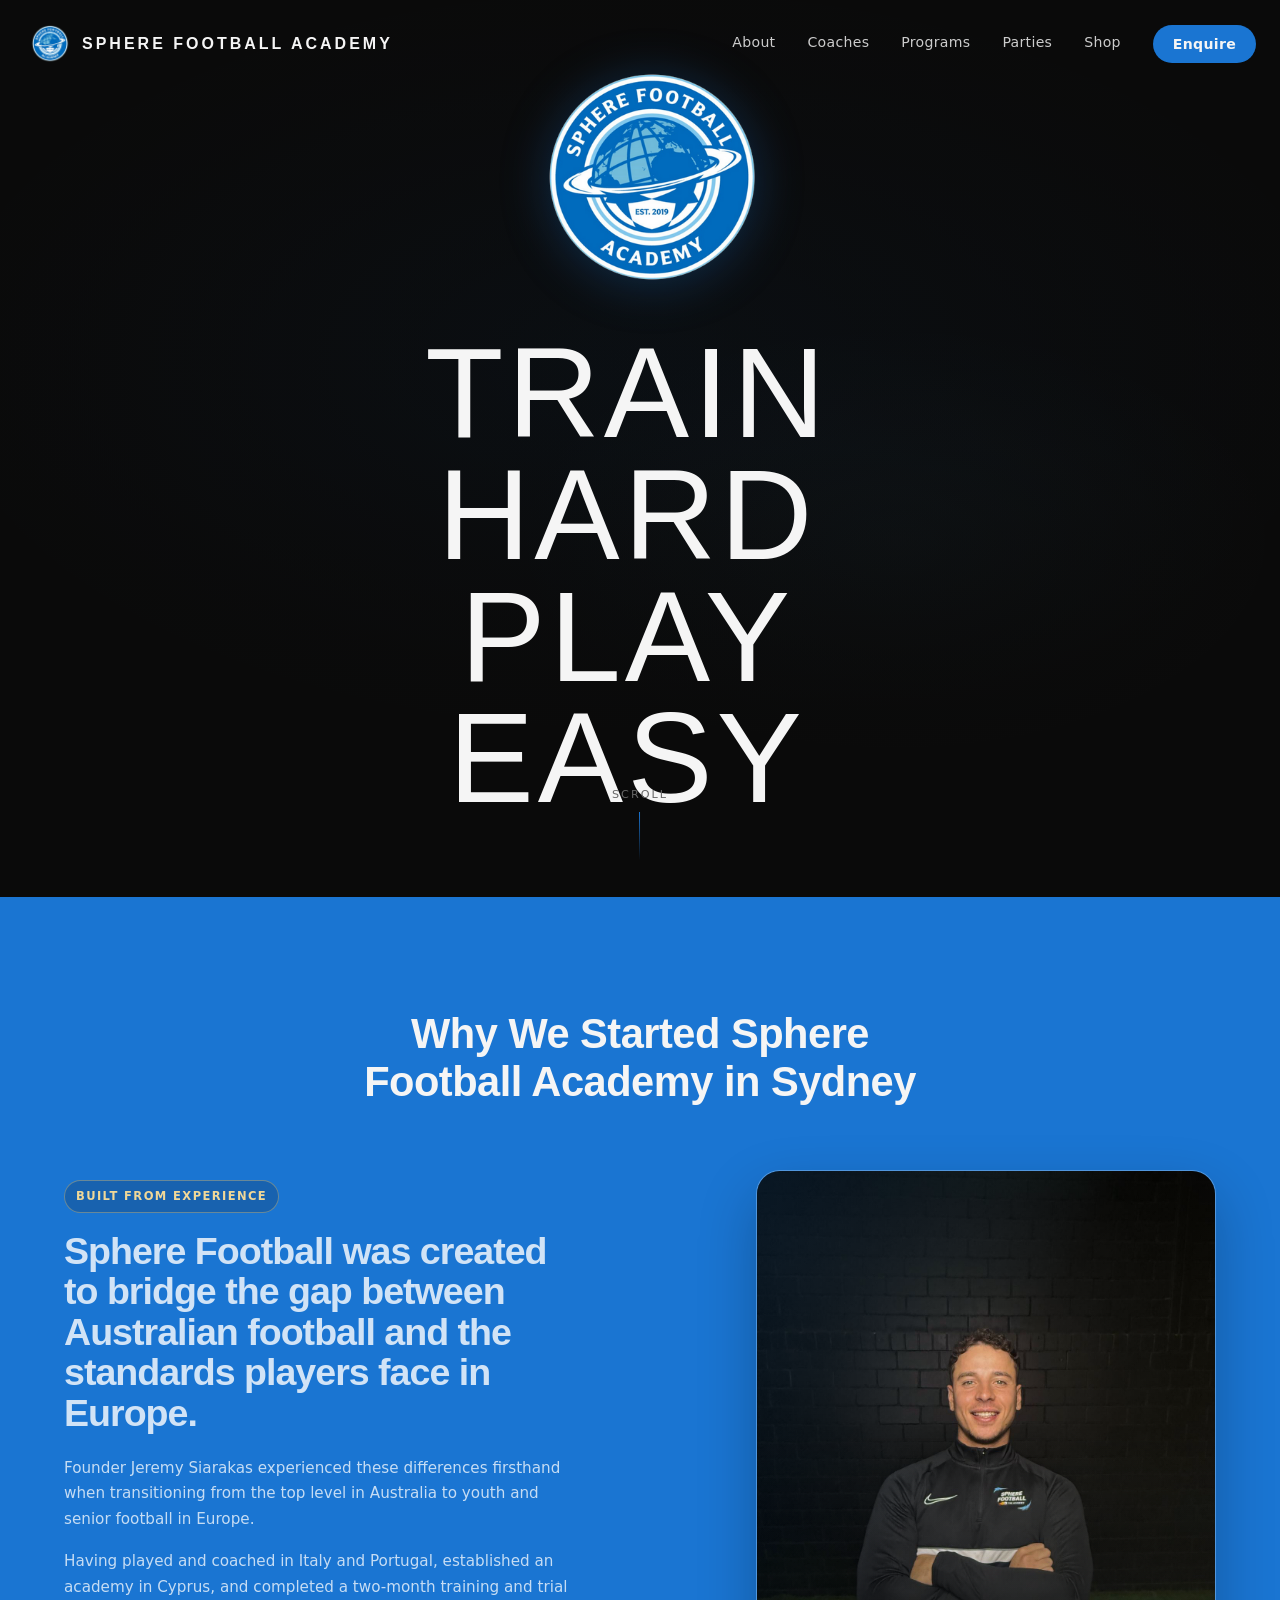
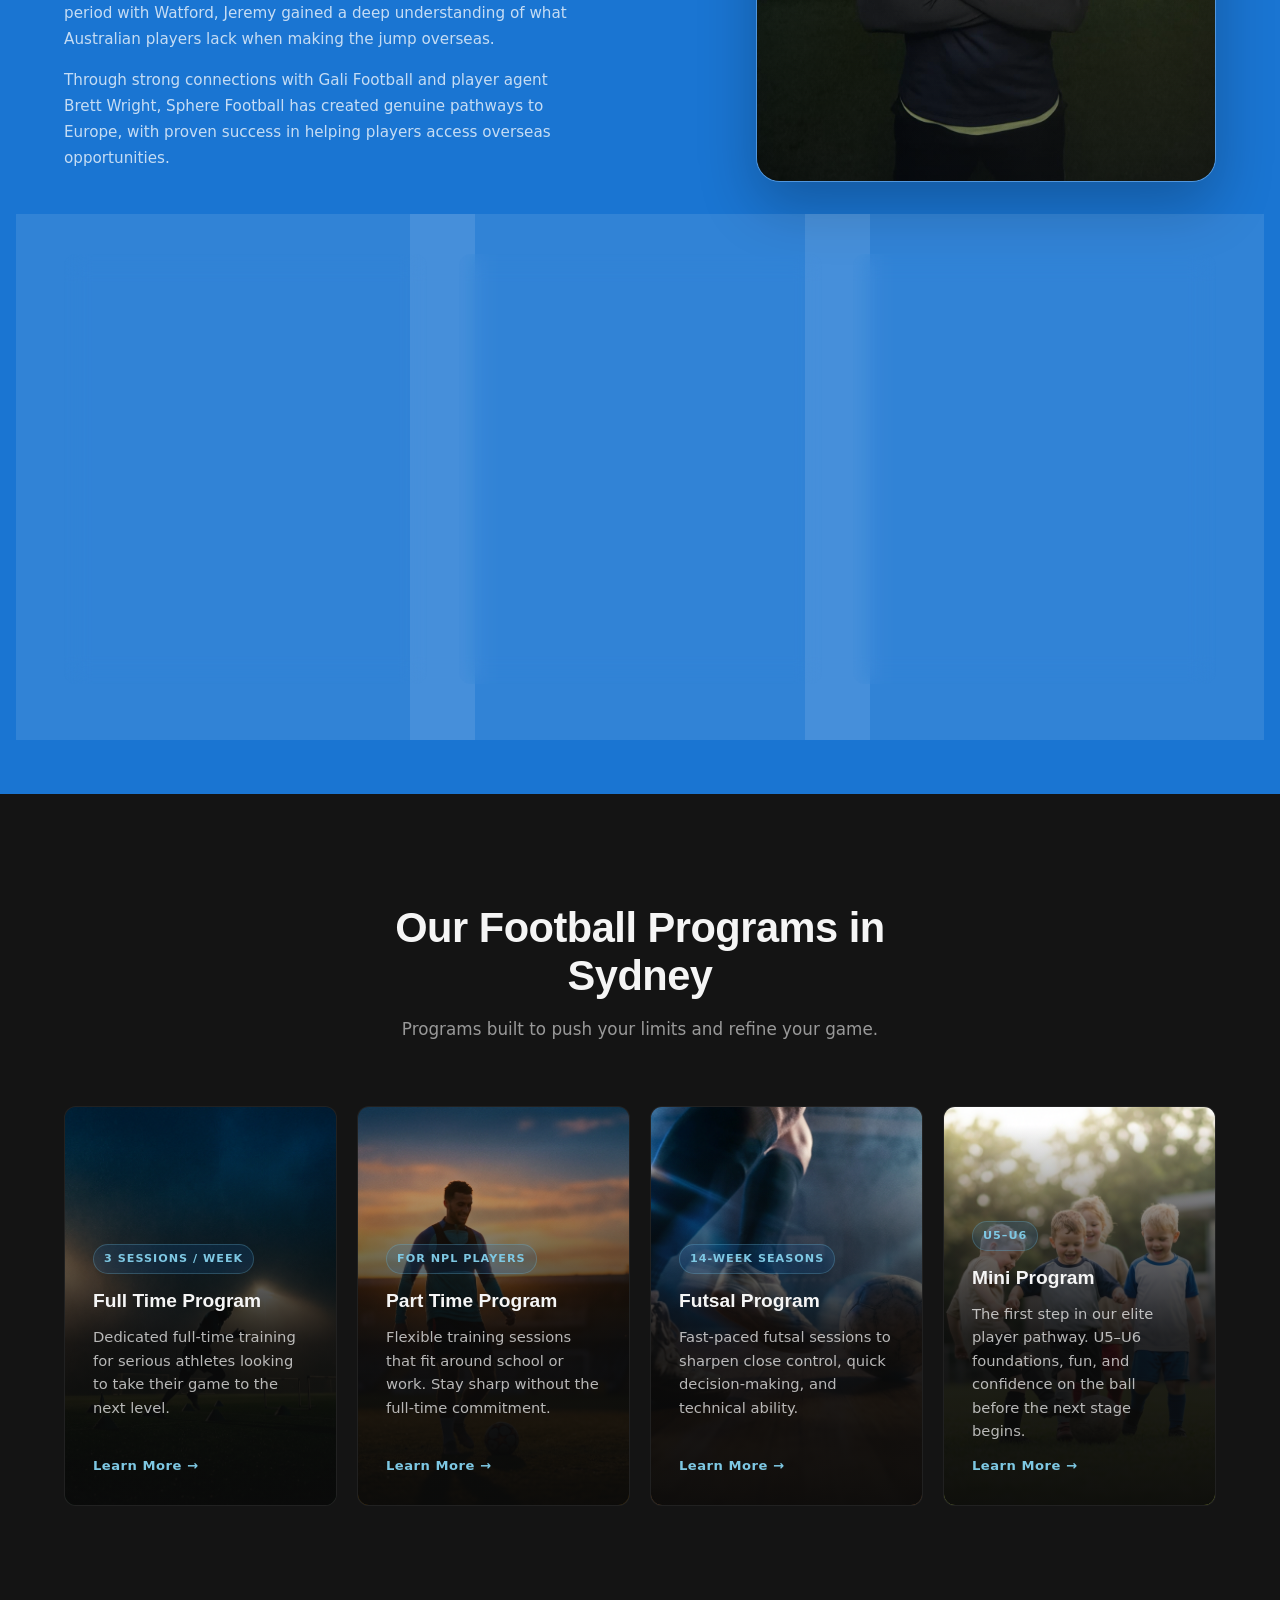
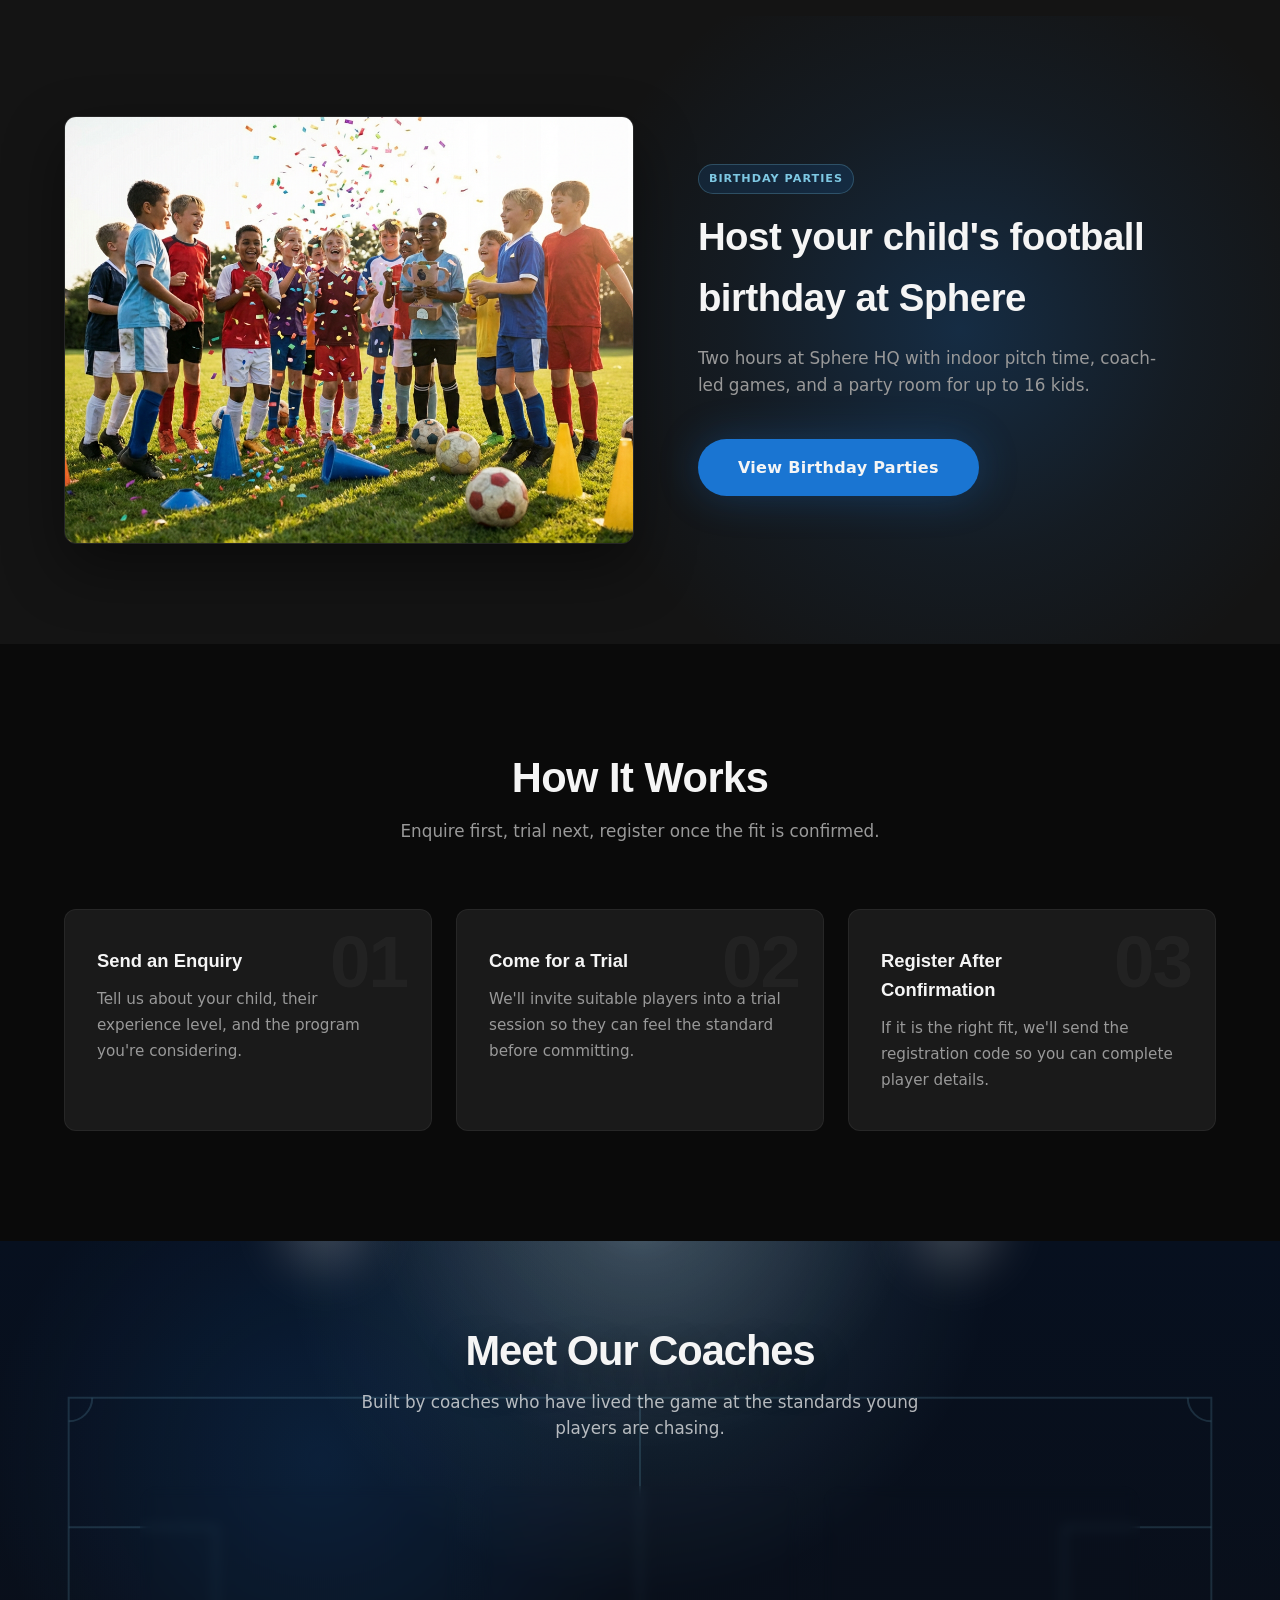
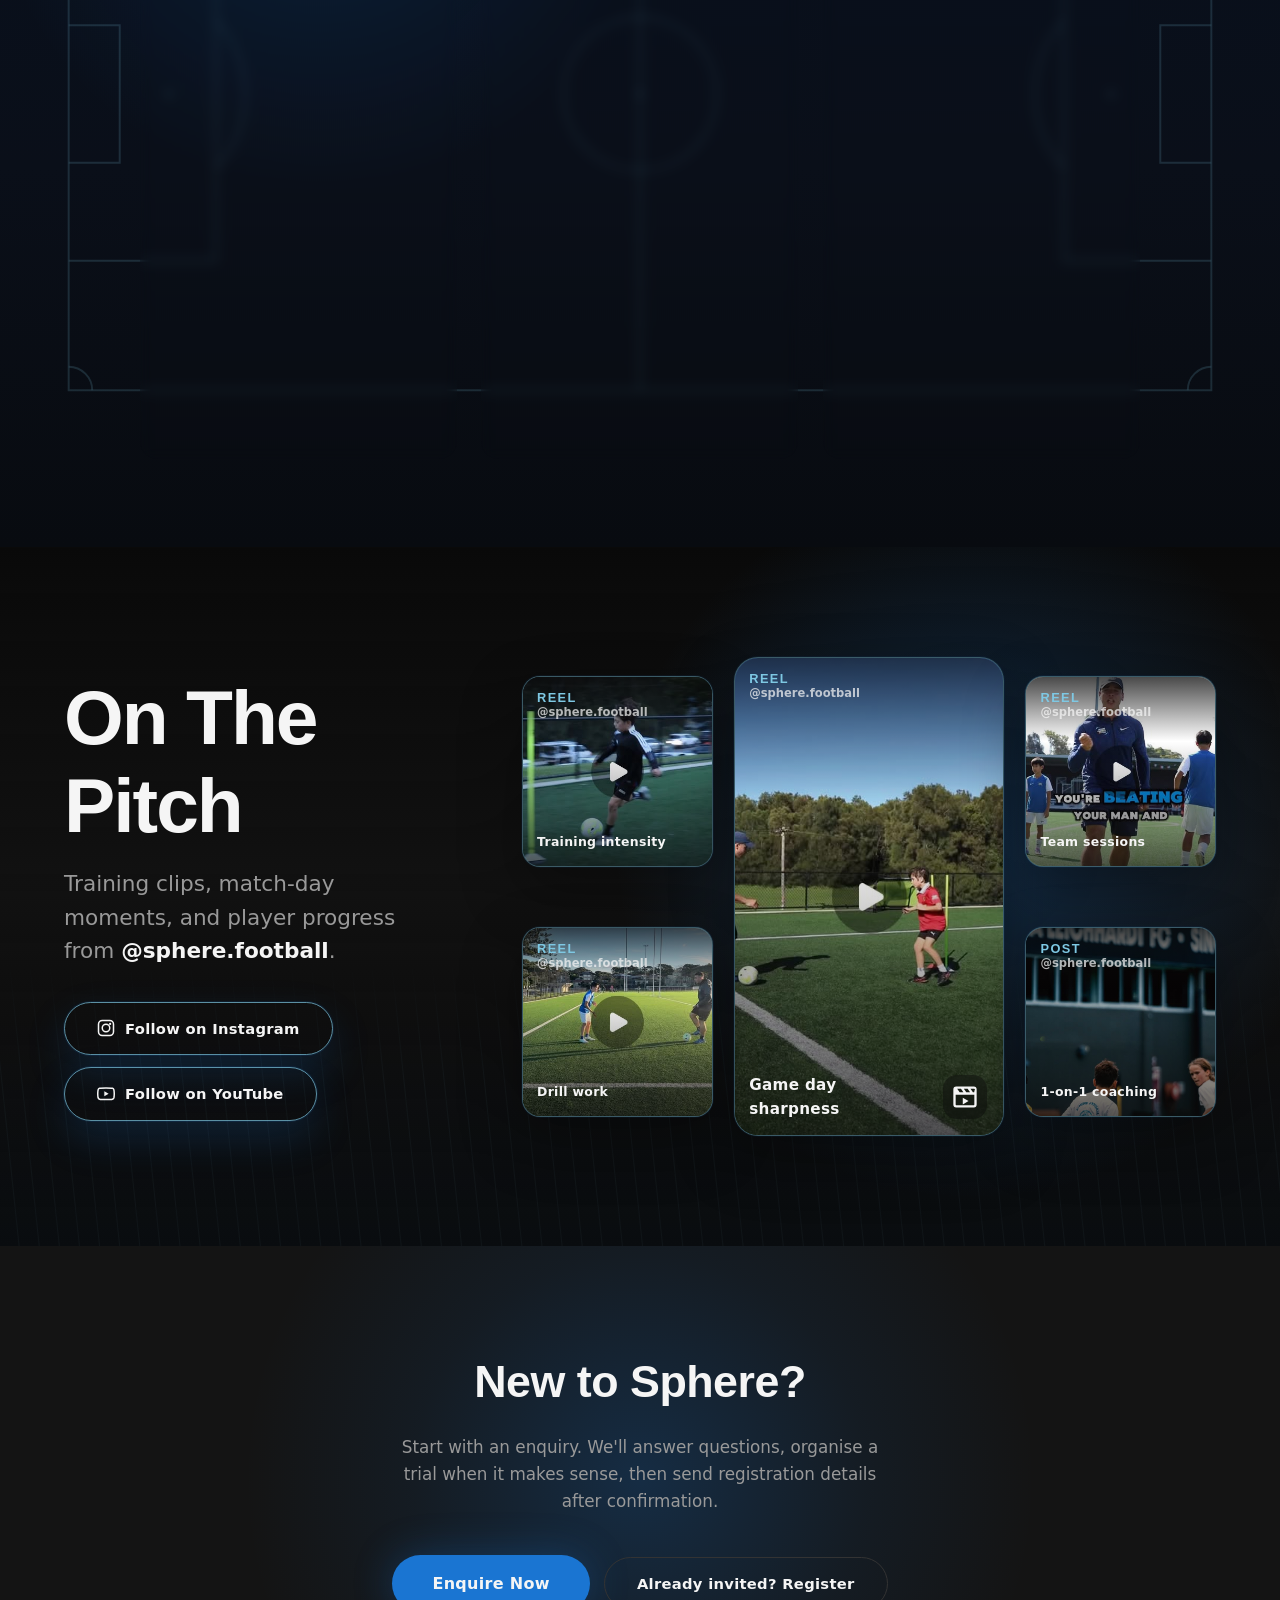
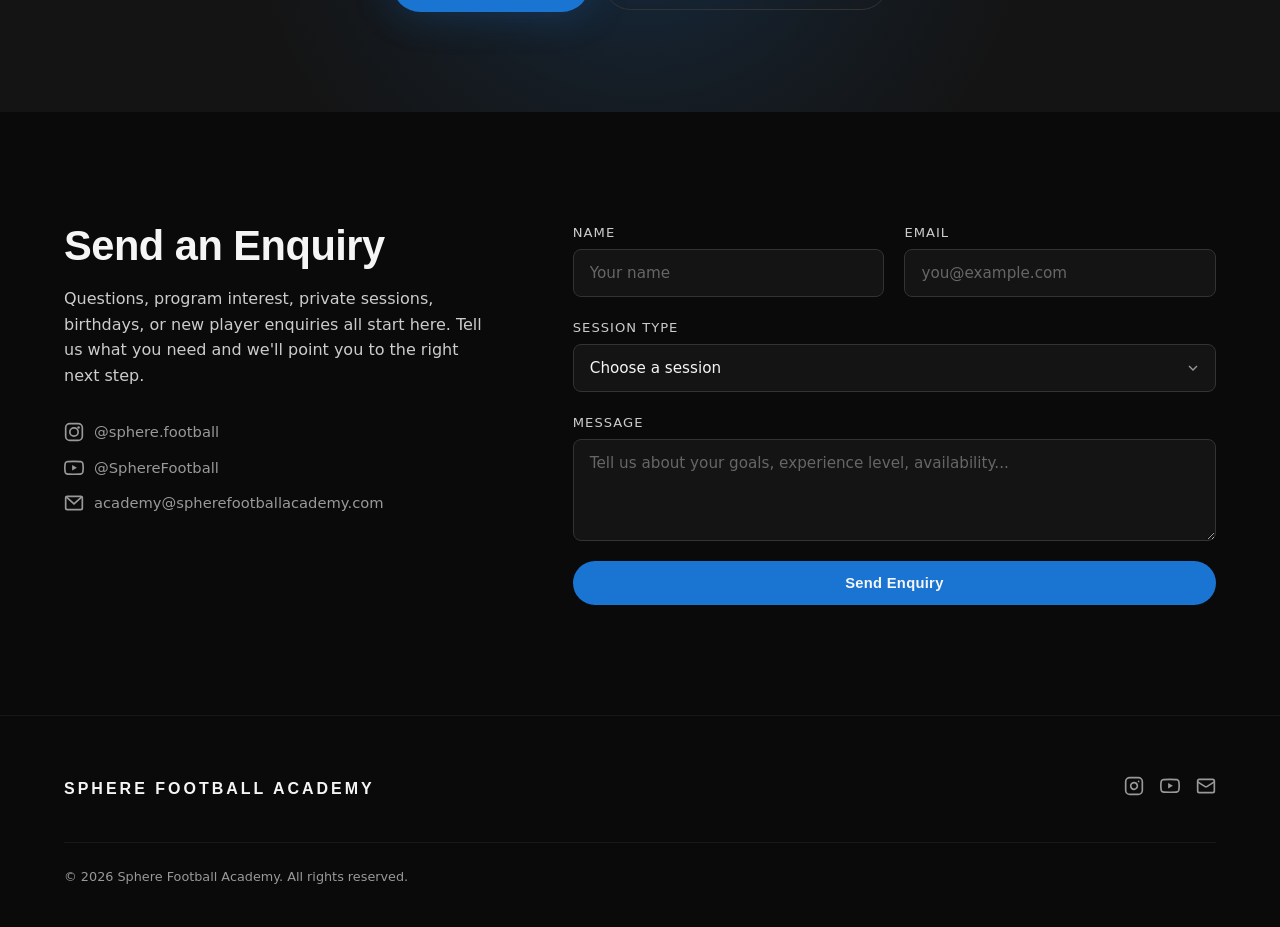
<file: index.html>
<!DOCTYPE html>
<html lang="en-AU">
<head>
  <meta charset="UTF-8">
  <meta name="viewport" content="width=device-width, initial-scale=1.0, viewport-fit=cover">
  <meta http-equiv="Content-Security-Policy" content="default-src 'self'; script-src 'self' 'unsafe-inline' https://cdn.jsdelivr.net; style-src 'self' 'unsafe-inline' https://fonts.googleapis.com; font-src 'self' https://fonts.gstatic.com; img-src 'self' data:; media-src 'self' https://videos.pexels.com; connect-src 'self' https://script.google.com https://script.googleusercontent.com; base-uri 'self'; form-action 'self'; object-src 'none'; upgrade-insecure-requests">
  <title>Sphere Football Academy | Sydney Football Coaching & Player Development</title>
  <meta name="description" content="Sydney football academy in Tempe. Elite coaching for kids and youth players: full-time program, NPL part-time training, futsal, U5–U6 minis, and 1-on-1 sessions. Est. 2019.">
  <meta name="keywords" content="football academy sydney, soccer coaching sydney, tempe football, kids football sydney, NPL training, futsal sydney, 1-on-1 football coaching, youth football academy">
  <link rel="canonical" href="https://spherefootballacademy.com/">

  <!-- Open Graph -->
  <meta property="og:type" content="website">
  <meta property="og:site_name" content="Sphere Football Academy">
  <meta property="og:title" content="Sphere Football Academy | Sydney Football Coaching & Player Development">
  <meta property="og:description" content="Sydney football academy in Tempe. Elite coaching for kids and youth players: full-time program, NPL part-time training, futsal, U5–U6 minis, and 1-on-1 sessions.">
  <meta property="og:url" content="https://spherefootballacademy.com/">
  <meta property="og:image" content="https://spherefootballacademy.com/logo.png">
  <meta property="og:image:type" content="image/png">
  <meta property="og:image:width" content="392">
  <meta property="og:image:height" content="346">
  <meta property="og:image:alt" content="Sphere Football Academy crest logo">
  <meta property="og:locale" content="en_AU">

  <!-- Twitter -->
  <meta name="twitter:card" content="summary_large_image">
  <meta name="twitter:title" content="Sphere Football Academy | Sydney Football Coaching">
  <meta name="twitter:description" content="Sydney football academy in Tempe. Elite coaching for kids and youth players. Est. 2019.">
  <meta name="twitter:image" content="https://spherefootballacademy.com/logo.png">
  <meta name="twitter:image:alt" content="Sphere Football Academy crest logo">

  <link rel="preconnect" href="https://fonts.googleapis.com">
  <link rel="preconnect" href="https://fonts.gstatic.com" crossorigin>
  <link href="https://fonts.googleapis.com/css2?family=Bebas+Neue&family=Inter:wght@400;500;600&family=Montserrat:wght@700;800;900&display=swap" rel="stylesheet">
  <link rel="icon" type="image/png" href="favicon.png">
  <link rel="stylesheet" href="style.css">

  <!-- Structured data: SportsActivityLocation / LocalBusiness -->
  <script type="application/ld+json">
  {
    "@context": "https://schema.org",
    "@type": "SportsActivityLocation",
    "@id": "https://spherefootballacademy.com/#org",
    "name": "Sphere Football Academy",
    "alternateName": "Sphere Football",
    "url": "https://spherefootballacademy.com/",
    "logo": "https://spherefootballacademy.com/logo.png",
    "image": "https://spherefootballacademy.com/logo.png",
    "description": "Sydney-based football academy delivering elite coaching, full-time and part-time programs, futsal, U5–U6 minis, 1-on-1 training and game-day experiences. Founded 2019.",
    "foundingDate": "2019",
    "email": "academy@spherefootballacademy.com",
    "address": {
      "@type": "PostalAddress",
      "streetAddress": "1/3 Wood St",
      "addressLocality": "Tempe",
      "addressRegion": "NSW",
      "postalCode": "2044",
      "addressCountry": "AU"
    },
    "areaServed": [
      {"@type": "City", "name": "Sydney"},
      {"@type": "AdministrativeArea", "name": "New South Wales"}
    ],
    "sport": "Soccer",
    "sameAs": [
      "https://www.instagram.com/sphere.football/",
      "https://www.youtube.com/@SphereFootball"
    ],
    "founder": {
      "@type": "Person",
      "name": "Jeremy Siarakas",
      "jobTitle": "Technical Director & Founder"
    }
  }
  </script>
</head>
<body>

  <!-- Nav -->
  <nav class="nav" id="nav">
    <div class="nav-inner">
      <a href="#" class="nav-logo">
        <img src="logo.png" alt="Sphere Football Academy" class="nav-logo-img">
        <span class="nav-logo-text">SPHERE FOOTBALL <br class="nav-logo-break">ACADEMY</span>
      </a>
      <ul class="nav-links">
        <li><a href="#about"><span class="nav-label"><span data-text="About">About</span></span></a></li>
        <li><a href="#coaches"><span class="nav-label"><span data-text="Coaches">Coaches</span></span></a></li>
        <li><a href="#services"><span class="nav-label"><span data-text="Programs">Programs</span></span></a></li>
        <li><a href="birthday.html"><span class="nav-label"><span data-text="Parties">Parties</span></span></a></li>
        <li><a href="shop.html"><span class="nav-label"><span data-text="Shop">Shop</span></span></a></li>
        <li><a href="#contact" class="nav-cta">Enquire</a></li>
      </ul>
      <button class="nav-toggle" id="nav-toggle" aria-label="Toggle menu">
        <span></span>
        <span></span>
        <span></span>
      </button>
    </div>
  </nav>

  <!-- Hero -->
  <section class="hero" id="hero">
    <div class="hero-slides">
      <div class="hero-slide active">
        <video class="hero-slide-video" autoplay muted loop playsinline>
          <source src="https://videos.pexels.com/video-files/854169/854169-hd_1920_1080_25fps.mp4" type="video/mp4">
        </video>
      </div>
      <div class="hero-slide">
        <video class="hero-slide-video" autoplay muted loop playsinline>
          <source src="https://videos.pexels.com/video-files/2657261/2657261-hd_1920_1080_24fps.mp4" type="video/mp4">
        </video>
      </div>
    </div>
    <div class="hero-overlay"></div>
    <div class="hero-content">
      <img src="logo.png" alt="Sphere Football Academy" class="hero-logo hero-fade">
      <h1 class="hero-title" aria-label="Train Hard Play Easy">
        <span class="hero-line">
          <span class="hero-word">Train</span>
          <span class="hero-word">Hard</span>
        </span>
        <span class="hero-line">
          <span class="hero-word">Play</span>
          <span class="hero-word">Easy</span>
        </span>
      </h1>
    </div>

    <div class="hero-progress"><div class="hero-progress-bar"></div></div>
    <div class="hero-scroll">
      <span>Scroll</span>
      <div class="hero-scroll-line"></div>
    </div>
  </section>

  <!-- About -->
  <section class="section section-blue" id="about">
    <div class="container">
      <div class="section-header reveal">
        <h2 class="section-title">Why We Started Sphere Football Academy in Sydney</h2>
      </div>
      <div class="about-story reveal">
        <div class="about-story-copy">
          <span class="about-eyebrow">Built from experience</span>
          <p class="about-lede">Sphere Football was created to bridge the gap between Australian football and the standards players face in Europe.</p>
          <div class="about-body">
            <p>Founder Jeremy Siarakas experienced these differences firsthand when transitioning from the top level in Australia to youth and senior football in Europe.</p>
            <p>Having played and coached in Italy and Portugal, established an academy in Cyprus, and completed a two-month training and trial period with Watford, Jeremy gained a deep understanding of what Australian players lack when making the jump overseas.</p>
            <p>Through strong connections with Gali Football and player agent Brett Wright, Sphere Football has created genuine pathways to Europe, with proven success in helping players access overseas opportunities.</p>
          </div>
        </div>
        <div class="about-media-grid" aria-label="Jeremy Siarakas, founder of Sphere Football Academy">
          <figure class="about-media-card about-media-card-main">
            <img src="images/jeremy-headshot.jpg" alt="Jeremy Siarakas, founder of Sphere Football Academy" loading="lazy" decoding="async">
          </figure>
        </div>
      </div>
      <div class="values reveal">
        <div class="value">
          <span class="value-num">01</span>
          <div class="value-heading">
            <h3 class="value-title">Our Philosophy</h3>
          </div>
          <p>At Sphere Football, we believe the game should feel easy on match day because the work has already been done. Every session is intense, detailed, and demanding, so our players step onto the pitch fitter, faster, and smarter than the kids they play against.</p>
        </div>
        <div class="value">
          <span class="value-num">02</span>
          <div class="value-heading">
            <h3 class="value-title">Our Program</h3>
          </div>
          <p>Built on the experience of coaches who have played at a high level in Australia and Europe. They've seen first-hand how European academies train: the standards, the discipline, the obsession with detail. We don't run babysitting sessions or casual kick-arounds. Every drill has a purpose: improving first touch, game intelligence, speed of play, and the physical resilience needed to compete at the top level.</p>
        </div>
        <div class="value">
          <span class="value-num">03</span>
          <div class="value-heading">
            <h3 class="value-title">Our Goal</h3>
          </div>
          <p>To give Australian kids the kind of football education that rivals leading European academies. We want them to dream bigger, train smarter, and play with the confidence that comes from truly elite preparation. If you're looking for a place where your child will be challenged, held to high standards, and coached with genuine professional insight, Sphere Football is for you.</p>
        </div>
      </div>
    </div>
  </section>

  <!-- Services -->
  <section class="section section-dark" id="services">
    <div class="container">
      <div class="section-header reveal">
        <h2 class="section-title">Our Football Programs in Sydney</h2>
        <p class="section-sub">Programs built to push your limits and refine your game.</p>
      </div>
      <div class="cards stagger-cards">
        <a href="fulltime.html" class="card card-link" style="background-image: url('images/card-fulltime.jpg');">
          <div class="card-body">
            <span class="card-tag">3 sessions / week</span>
            <h3 class="card-title">Full Time Program</h3>
            <p class="card-text">Dedicated full-time training for serious athletes looking to take their game to the next level.</p>
            <span class="card-action">Learn More →</span>
          </div>
        </a>
        <a href="parttime.html" class="card card-link" style="background-image: url('images/card-parttime.jpg');">
          <div class="card-body">
            <span class="card-tag">For NPL players</span>
            <h3 class="card-title">Part Time Program</h3>
            <p class="card-text">Flexible training sessions that fit around school or work. Stay sharp without the full-time commitment.</p>
            <span class="card-action">Learn More →</span>
          </div>
        </a>
        <a href="futsal.html" class="card card-link" style="background-image: url('images/card-futsal.jpg');">
          <div class="card-body">
            <span class="card-tag">14-week seasons</span>
            <h3 class="card-title">Futsal Program</h3>
            <p class="card-text">Fast-paced futsal sessions to sharpen close control, quick decision-making, and technical ability.</p>
            <span class="card-action">Learn More →</span>
          </div>
        </a>
        <a href="mini.html" class="card card-link" style="background-image: url('images/card-minis.jpg');">
          <div class="card-body">
            <span class="card-tag">U5–U6</span>
            <h3 class="card-title">Mini Program</h3>
            <p class="card-text">The first step in our elite player pathway. U5–U6 foundations, fun, and confidence on the ball before the next stage begins.</p>
            <span class="card-action">Learn More →</span>
          </div>
        </a>
      </div>
    </div>
  </section>

  <!-- Birthday Parties -->
  <section class="cta-banner cta-split">
    <div class="container">
      <div class="cta-split-inner reveal">
        <figure class="cta-split-media">
          <img src="images/card-birthday.jpg" alt="Kids celebrating a football birthday party with confetti" loading="lazy" decoding="async">
        </figure>
        <div class="cta-split-copy">
          <span class="card-tag">Birthday Parties</span>
          <h2 class="cta-title">Host your child's football birthday at Sphere</h2>
          <p class="cta-sub">Two hours at Sphere HQ with indoor pitch time, coach-led games, and a party room for up to 16 kids.</p>
          <div class="cta-actions">
            <a href="birthday.html" class="btn btn-primary">View Birthday Parties</a>
          </div>
        </div>
      </div>
    </div>
  </section>

  <!-- How It Works -->
  <section class="section" id="how">
    <div class="container">
      <div class="section-header reveal">
        <h2 class="section-title">How It Works</h2>
        <p class="section-sub">Enquire first, trial next, register once the fit is confirmed.</p>
      </div>
      <div class="steps reveal">
        <div class="step">
          <span class="step-ghost">01</span>
          <h3 class="step-title">Send an Enquiry</h3>
          <p class="step-text">Tell us about your child, their experience level, and the program you're considering.</p>
        </div>
        <div class="step">
          <span class="step-ghost">02</span>
          <h3 class="step-title">Come for a Trial</h3>
          <p class="step-text">We'll invite suitable players into a trial session so they can feel the standard before committing.</p>
        </div>
        <div class="step">
          <span class="step-ghost">03</span>
          <h3 class="step-title">Register After Confirmation</h3>
          <p class="step-text">If it is the right fit, we'll send the registration code so you can complete player details.</p>
        </div>
      </div>
    </div>
  </section>

  <!-- Coaches -->
  <section class="section section-dark" id="coaches">
    <div class="container">
      <div class="section-header reveal">
        <h2 class="section-title">Meet Our Coaches</h2>
        <p class="section-sub">Built by coaches who have lived the game at the standards young players are chasing.</p>
      </div>
      <div class="coaches-grid reveal">
        <div class="coach-card" id="coach-js">
          <div class="coach-summary">
            <div class="coach-photo-wrap">
              <img class="coach-avatar" src="images/jeremy-headshot.jpg" alt="Jeremy Siarakas, Founder and Technical Director of Sphere Football Academy" loading="lazy" decoding="async">
              <div class="coach-caption">
                <p class="coach-role">Technical Director & Founder</p>
                <h3 class="coach-name">Jeremy Siarakas</h3>
              </div>
            </div>
            <div class="coach-copy">
              <div class="coach-career coach-career-feature" aria-label="Jeremy Siarakas coaching background highlights">
                <span class="coach-tag"><img src="images/club-sydneyfc.png" alt="" class="coach-tag-logo">Sydney FC</span>
                <span class="coach-tag"><img src="images/club-wsw.png" alt="" class="coach-tag-logo">WSW Youth</span>
                <span class="coach-tag">Europe</span>
                <span class="coach-tag">NSW Futsal</span>
              </div>
              <p class="coach-bio">A-League youth systems. Played across Europe. Now building what Australian football development is missing.</p>
            </div>
            <button class="coach-toggle" aria-expanded="false" aria-controls="coach-js-detail" data-collapsed-label="Coaching background" data-expanded-label="Hide background">
              <span class="coach-toggle-text">Coaching background</span>
              <svg class="coach-toggle-icon" width="16" height="16" viewBox="0 0 24 24" fill="none" stroke="currentColor" stroke-width="2"><polyline points="6 9 12 15 18 9"/></svg>
            </button>
          </div>
          <div class="coach-detail" id="coach-js-detail">
            <div class="coach-detail-inner">
              <div class="coach-career">
                <span class="coach-tag">Australian Schoolboys</span>
                <span class="coach-tag">Joeys Camps</span>
                <span class="coach-tag coach-tag-intl">Italy</span>
                <span class="coach-tag coach-tag-intl">Cyprus</span>
                <span class="coach-tag coach-tag-intl">Portugal</span>
                <span class="coach-tag coach-tag-intl">England</span>
              </div>
              <p class="coach-detail-bio">Jeremy Siarakas developed through the A-League youth systems with Sydney FC and Western Sydney Wanderers, alongside selection in Australian Schoolboys, Joeys camps, and multiple appearances representing NSW in futsal. His playing career abroad across Italy, Cyprus, Portugal, and England is where he discovered his passion for coaching, gaining insight into the gaps in Australian player development. Driven by this experience, Jeremy is committed to giving young players the opportunities and guidance he felt were missing, ensuring they don't miss out on reaching their potential.</p>
            </div>
          </div>
        </div>
        <div class="coach-card" id="coach-jl">
          <div class="coach-summary">
            <div class="coach-photo-wrap">
              <img class="coach-avatar" src="images/johnothan-headshot.jpg" alt="Johnothan Lynch, Head Coach for Sphere Football Academy" loading="lazy" decoding="async">
              <div class="coach-caption">
                <p class="coach-role">Head Coach</p>
                <h3 class="coach-name">Johnothan Lynch</h3>
              </div>
            </div>
            <div class="coach-copy">
              <div class="coach-career coach-career-feature" aria-label="Johnothan Lynch coaching background highlights">
                <span class="coach-tag">NPL Football</span>
                <span class="coach-tag">Futsal</span>
                <span class="coach-tag">1-on-1</span>
              </div>
              <p class="coach-bio">Johnothan Lynch has built his experience through over five years of NPL football across multiple clubs. Runs all 1-on-1 and small group sessions.</p>
            </div>
            <button class="coach-toggle" aria-expanded="false" aria-controls="coach-jl-detail" data-collapsed-label="Coaching background" data-expanded-label="Hide background">
              <span class="coach-toggle-text">Coaching background</span>
              <svg class="coach-toggle-icon" width="16" height="16" viewBox="0 0 24 24" fill="none" stroke="currentColor" stroke-width="2"><polyline points="6 9 12 15 18 9"/></svg>
            </button>
          </div>
          <div class="coach-detail" id="coach-jl-detail">
            <div class="coach-detail-inner">
              <p class="coach-detail-bio">Consistently competing at a high level. Alongside his outdoor career, he has excelled in futsal, earning Youth Golden Boot honours and securing two Men’s Championship titles with Hakoah. His success in both formats highlights his technical quality, composure, and attacking impact on the game.</p>
            </div>
          </div>
        </div>
        <div class="coach-card" id="coach-ds">
          <div class="coach-summary">
            <div class="coach-photo-wrap">
              <div class="coach-avatar coach-avatar-placeholder" role="img" aria-label="Photo of Dylan Soares coming soon"><span aria-hidden="true">DS</span></div>
              <div class="coach-caption">
                <p class="coach-role">Coach</p>
                <h3 class="coach-name">Dylan Soares</h3>
              </div>
            </div>
            <div class="coach-copy">
              <div class="coach-career coach-career-feature" aria-label="Dylan Soares coaching background highlights">
                <span class="coach-tag">Dulwich Hill FC</span>
                <span class="coach-tag">NPL NSW</span>
                <span class="coach-tag">Portugal</span>
              </div>
              <p class="coach-bio">NPL NSW First Grade debut at 17. SAP to senior football. European experience in Portugal.</p>
            </div>
            <button class="coach-toggle" aria-expanded="false" aria-controls="coach-ds-detail" data-collapsed-label="Coaching background" data-expanded-label="Hide background">
              <span class="coach-toggle-text">Coaching background</span>
              <svg class="coach-toggle-icon" width="16" height="16" viewBox="0 0 24 24" fill="none" stroke="currentColor" stroke-width="2"><polyline points="6 9 12 15 18 9"/></svg>
            </button>
          </div>
          <div class="coach-detail" id="coach-ds-detail">
            <div class="coach-detail-inner">
              <div class="coach-career">
                <span class="coach-tag">Rockdale Youth League</span>
                <span class="coach-tag coach-tag-intl">Estoril</span>
                <span class="coach-tag coach-tag-intl">IberCup</span>
              </div>
              <p class="coach-detail-bio">Dylan Soares currently plays First Grade for Dulwich Hill FC in the NPL NSW Men’s competition, making his debut at 17. Having progressed through the NPL pathway from SAP to senior football, he played Youth League at Rockdale and gained European experience with Portuguese clubs such as Estoril, competing in international tournaments including the IberCup.</p>
            </div>
          </div>
        </div>
      </div>
    </div>
  </section>

  <!-- Instagram -->
  <section class="section instagram-section" id="gallery">
    <div class="container">
      <div class="instagram-showcase reveal">
        <div class="instagram-copy">
          <h2 class="section-title">On The Pitch</h2>
          <p class="section-sub">Training clips, match-day moments, and player progress from <strong>@sphere.football</strong>.</p>
          <div class="social-follow-stack">
            <a href="https://www.instagram.com/sphere.football/" target="_blank" rel="noopener" class="btn btn-outline instagram-follow">
              <svg width="18" height="18" viewBox="0 0 24 24" fill="none" stroke="currentColor" stroke-width="2" aria-hidden="true"><rect x="2" y="2" width="20" height="20" rx="5"/><circle cx="12" cy="12" r="5"/><circle cx="17.5" cy="6.5" r="1.5" fill="currentColor" stroke="none"/></svg>
              Follow on Instagram
            </a>
            <a href="https://www.youtube.com/@SphereFootball" target="_blank" rel="noopener" class="btn btn-outline instagram-follow">
              <svg width="18" height="18" viewBox="0 0 24 24" fill="none" stroke="currentColor" stroke-width="2" stroke-linecap="round" stroke-linejoin="round" aria-hidden="true"><path d="M22.54 6.42a2.78 2.78 0 0 0-1.94-2C18.88 4 12 4 12 4s-6.88 0-8.6.46a2.78 2.78 0 0 0-1.94 2A29 29 0 0 0 1 11.75a29 29 0 0 0 .46 5.33A2.78 2.78 0 0 0 3.4 19c1.72.46 8.6.46 8.6.46s6.88 0 8.6-.46a2.78 2.78 0 0 0 1.94-2 29 29 0 0 0 .46-5.25 29 29 0 0 0-.46-5.33z"/><polygon points="9.75 15.02 15.5 11.75 9.75 8.48 9.75 15.02" fill="currentColor" stroke="none"/></svg>
              Follow on YouTube
            </a>
          </div>
        </div>

        <div class="instagram-wall" aria-label="Instagram posts from Sphere Football Academy">
          <a href="https://www.instagram.com/reel/DKvVlAVBfHr/" target="_blank" rel="noopener" class="instagram-card instagram-card-small instagram-card-a">
            <span class="instagram-card-meta"><strong>REEL</strong><span>@sphere.football</span></span>
            <img src="images/training.jpg" alt="Sphere Football Academy training session in Sydney" loading="lazy" decoding="async">
            <span class="instagram-card-title">Training intensity</span>
          </a>
          <a href="https://www.instagram.com/reel/DK8NheXCukw/" target="_blank" rel="noopener" class="instagram-card instagram-card-featured">
            <span class="instagram-card-meta"><strong>REEL</strong><span>@sphere.football</span></span>
            <img src="images/gameday.jpg" alt="Sphere Football Academy game day in Sydney" loading="lazy" decoding="async">
            <span class="instagram-reel-icon" aria-hidden="true">
              <svg width="28" height="28" viewBox="0 0 24 24" fill="currentColor"><path d="M4.5 3h15A2.5 2.5 0 0 1 22 5.5v13A2.5 2.5 0 0 1 19.5 21h-15A2.5 2.5 0 0 1 2 18.5v-13A2.5 2.5 0 0 1 4.5 3Zm.8 2 2.1 3h3.25l-2.1-3H5.3Zm5.7 0 2.1 3h3.25l-2.1-3H11Zm5.7 0 2.1 3h.7a.5.5 0 0 0 .5-.5v-1A.5.5 0 0 0 19.5 5h-2.8ZM4 10v8.5a.5.5 0 0 0 .5.5h15a.5.5 0 0 0 .5-.5V10H4Zm6.1 2.55 4.95 2.95-4.95 2.95v-5.9Z"/></svg>
            </span>
            <span class="instagram-card-title">Game day sharpness</span>
          </a>
          <a href="https://www.instagram.com/reel/DKT3MXHSO63/" target="_blank" rel="noopener" class="instagram-card instagram-card-small instagram-card-b">
            <span class="instagram-card-meta"><strong>REEL</strong><span>@sphere.football</span></span>
            <img src="images/drills.jpg" alt="Football drill work at Sphere Football Academy Tempe" loading="lazy" decoding="async">
            <span class="instagram-card-title">Drill work</span>
          </a>
          <a href="https://www.instagram.com/reel/DVkc7LXEpSF/" target="_blank" rel="noopener" class="instagram-card instagram-card-small instagram-card-c">
            <span class="instagram-card-meta"><strong>REEL</strong><span>@sphere.football</span></span>
            <img src="images/team.jpg" alt="Sphere Football Academy team training session" loading="lazy" decoding="async">
            <span class="instagram-card-title">Team sessions</span>
          </a>
          <a href="https://www.instagram.com/p/DRqXIU-Aapf/" target="_blank" rel="noopener" class="instagram-card instagram-card-small instagram-card-d">
            <span class="instagram-card-meta"><strong>POST</strong><span>@sphere.football</span></span>
            <img src="images/oneonone.jpg" alt="1-on-1 football coaching session in Sydney" loading="lazy" decoding="async">
            <span class="instagram-card-title">1-on-1 coaching</span>
          </a>
        </div>
      </div>
    </div>
  </section>



  <!-- CTA Banner -->
  <section class="cta-banner">
    <div class="container">
      <div class="cta-inner reveal">
        <h2 class="cta-title">New to Sphere?</h2>
        <p class="cta-sub">Start with an enquiry. We'll answer questions, organise a trial when it makes sense, then send registration details after confirmation.</p>
        <div class="cta-actions">
          <a href="#contact" class="btn btn-primary">Enquire Now</a>
          <a href="register.html" class="btn btn-outline">Already invited? Register</a>
        </div>
      </div>
    </div>
  </section>

  <!-- Contact -->
  <section class="section" id="contact">
    <div class="container">
      <div class="section-grid reveal">
        <div class="section-label">
          <h2 class="section-title">Send an Enquiry</h2>
          <p>Questions, program interest, private sessions, birthdays, or new player enquiries all start here. Tell us what you need and we'll point you to the right next step.</p>
          <div class="contact-links">
            <a href="https://www.instagram.com/sphere.football/" target="_blank" rel="noopener" class="contact-link">
              <svg width="20" height="20" viewBox="0 0 24 24" fill="none" stroke="currentColor" stroke-width="2"><rect x="2" y="2" width="20" height="20" rx="5"/><circle cx="12" cy="12" r="5"/><circle cx="17.5" cy="6.5" r="1.5" fill="currentColor" stroke="none"/></svg>
              @sphere.football
            </a>
            <a href="https://www.youtube.com/@SphereFootball" target="_blank" rel="noopener" class="contact-link">
              <svg width="20" height="20" viewBox="0 0 24 24" fill="none" stroke="currentColor" stroke-width="2" stroke-linecap="round" stroke-linejoin="round"><path d="M22.54 6.42a2.78 2.78 0 0 0-1.94-2C18.88 4 12 4 12 4s-6.88 0-8.6.46a2.78 2.78 0 0 0-1.94 2A29 29 0 0 0 1 11.75a29 29 0 0 0 .46 5.33A2.78 2.78 0 0 0 3.4 19c1.72.46 8.6.46 8.6.46s6.88 0 8.6-.46a2.78 2.78 0 0 0 1.94-2 29 29 0 0 0 .46-5.25 29 29 0 0 0-.46-5.33z"/><polygon points="9.75 15.02 15.5 11.75 9.75 8.48 9.75 15.02" fill="currentColor" stroke="none"/></svg>
              @SphereFootball
            </a>
            <a href="mailto:academy@spherefootballacademy.com" class="contact-link">
              <svg width="20" height="20" viewBox="0 0 24 24" fill="none" stroke="currentColor" stroke-width="2"><rect x="2" y="4" width="20" height="16" rx="2"/><polyline points="22,4 12,13 2,4"/></svg>
              academy@spherefootballacademy.com
            </a>
          </div>
        </div>
        <div class="section-body">
          <form class="form" id="contact-form" method="post">
            <div class="form-row">
              <div class="form-group">
                <label for="name">Name</label>
                <input type="text" id="name" name="name" required placeholder="Your name">
              </div>
              <div class="form-group">
                <label for="email">Email</label>
                <input type="email" id="email" name="email" required placeholder="you@example.com">
              </div>
            </div>
            <div class="form-group">
              <label for="session">Session Type</label>
              <select id="session" name="session" required>
                <option value="" disabled selected>Choose a session</option>
                <option value="Full-Time Program">Full-Time Program</option>
                <option value="Part-Time Program">Part-Time Program</option>
                <option value="Mini Program">Mini Program (U5–U6)</option>
                <option value="Futsal Program">Futsal Program</option>
                <option value="Private 1-on-1">Private 1-on-1</option>
                <option value="Group Session">Group Session</option>
                <option value="Birthday Party">Birthday Party</option>
                <option value="Other">Other / Just Enquiring</option>
              </select>
            </div>
            <div class="form-group form-honey" aria-hidden="true">
              <label for="website">Website</label>
              <input type="text" id="website" name="website" tabindex="-1" autocomplete="off">
            </div>
            <div class="form-group">
              <label for="message">Message</label>
              <textarea id="message" name="message" rows="4" required placeholder="Tell us about your goals, experience level, availability..."></textarea>
            </div>
            <button type="submit" class="btn btn-primary btn-full">Send Enquiry</button>
          </form>
        </div>
      </div>
    </div>
  </section>

  <!-- Footer -->
  <footer class="footer">
    <div class="container">
      <div class="footer-inner">
        <div class="footer-brand">
          <span class="nav-logo">SPHERE FOOTBALL ACADEMY</span>
        </div>
        <div class="footer-links">
          <a href="https://www.instagram.com/sphere.football/" target="_blank" rel="noopener" aria-label="Instagram">
            <svg width="20" height="20" viewBox="0 0 24 24" fill="none" stroke="currentColor" stroke-width="2" stroke-linecap="round" stroke-linejoin="round"><rect x="2" y="2" width="20" height="20" rx="5" ry="5"/><path d="M16 11.37A4 4 0 1 1 12.63 8 4 4 0 0 1 16 11.37z"/><line x1="17.5" y1="6.5" x2="17.51" y2="6.5"/></svg>
          </a>
          <a href="https://www.youtube.com/@SphereFootball" target="_blank" rel="noopener" aria-label="YouTube">
            <svg width="20" height="20" viewBox="0 0 24 24" fill="none" stroke="currentColor" stroke-width="2" stroke-linecap="round" stroke-linejoin="round"><path d="M22.54 6.42a2.78 2.78 0 0 0-1.94-2C18.88 4 12 4 12 4s-6.88 0-8.6.46a2.78 2.78 0 0 0-1.94 2A29 29 0 0 0 1 11.75a29 29 0 0 0 .46 5.33A2.78 2.78 0 0 0 3.4 19c1.72.46 8.6.46 8.6.46s6.88 0 8.6-.46a2.78 2.78 0 0 0 1.94-2 29 29 0 0 0 .46-5.25 29 29 0 0 0-.46-5.33z"/><polygon points="9.75 15.02 15.5 11.75 9.75 8.48 9.75 15.02" fill="currentColor" stroke="none"/></svg>
          </a>
          <a href="mailto:academy@spherefootballacademy.com" aria-label="Email">
            <svg width="20" height="20" viewBox="0 0 24 24" fill="none" stroke="currentColor" stroke-width="2" stroke-linecap="round" stroke-linejoin="round"><rect x="2" y="4" width="20" height="16" rx="2"/><path d="m22 7-8.97 5.7a1.94 1.94 0 0 1-2.06 0L2 7"/></svg>
          </a>
        </div>
      </div>
      <div class="footer-bottom">
        <p>&copy; 2026 Sphere Football Academy. All rights reserved.</p>
      </div>
    </div>
  </footer>


  <script src="script.js"></script>
</body>
</html>
</file>
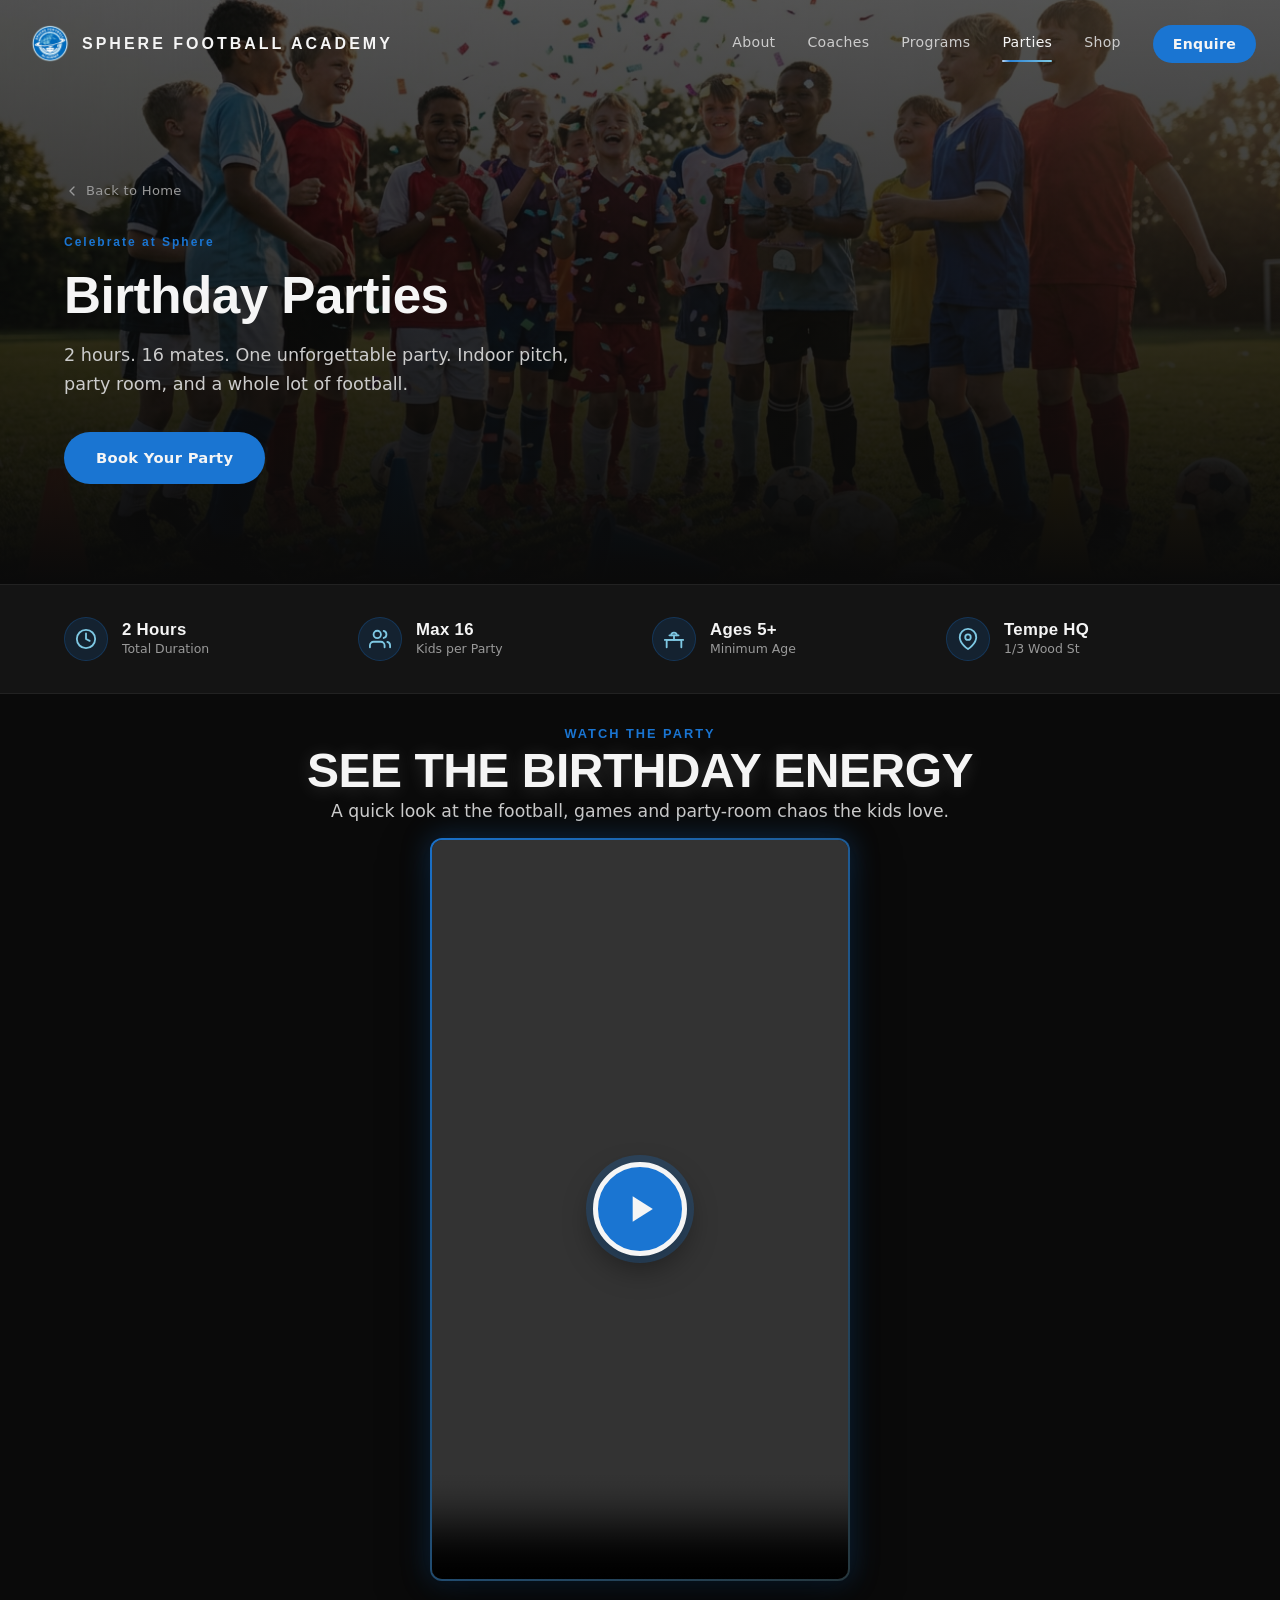
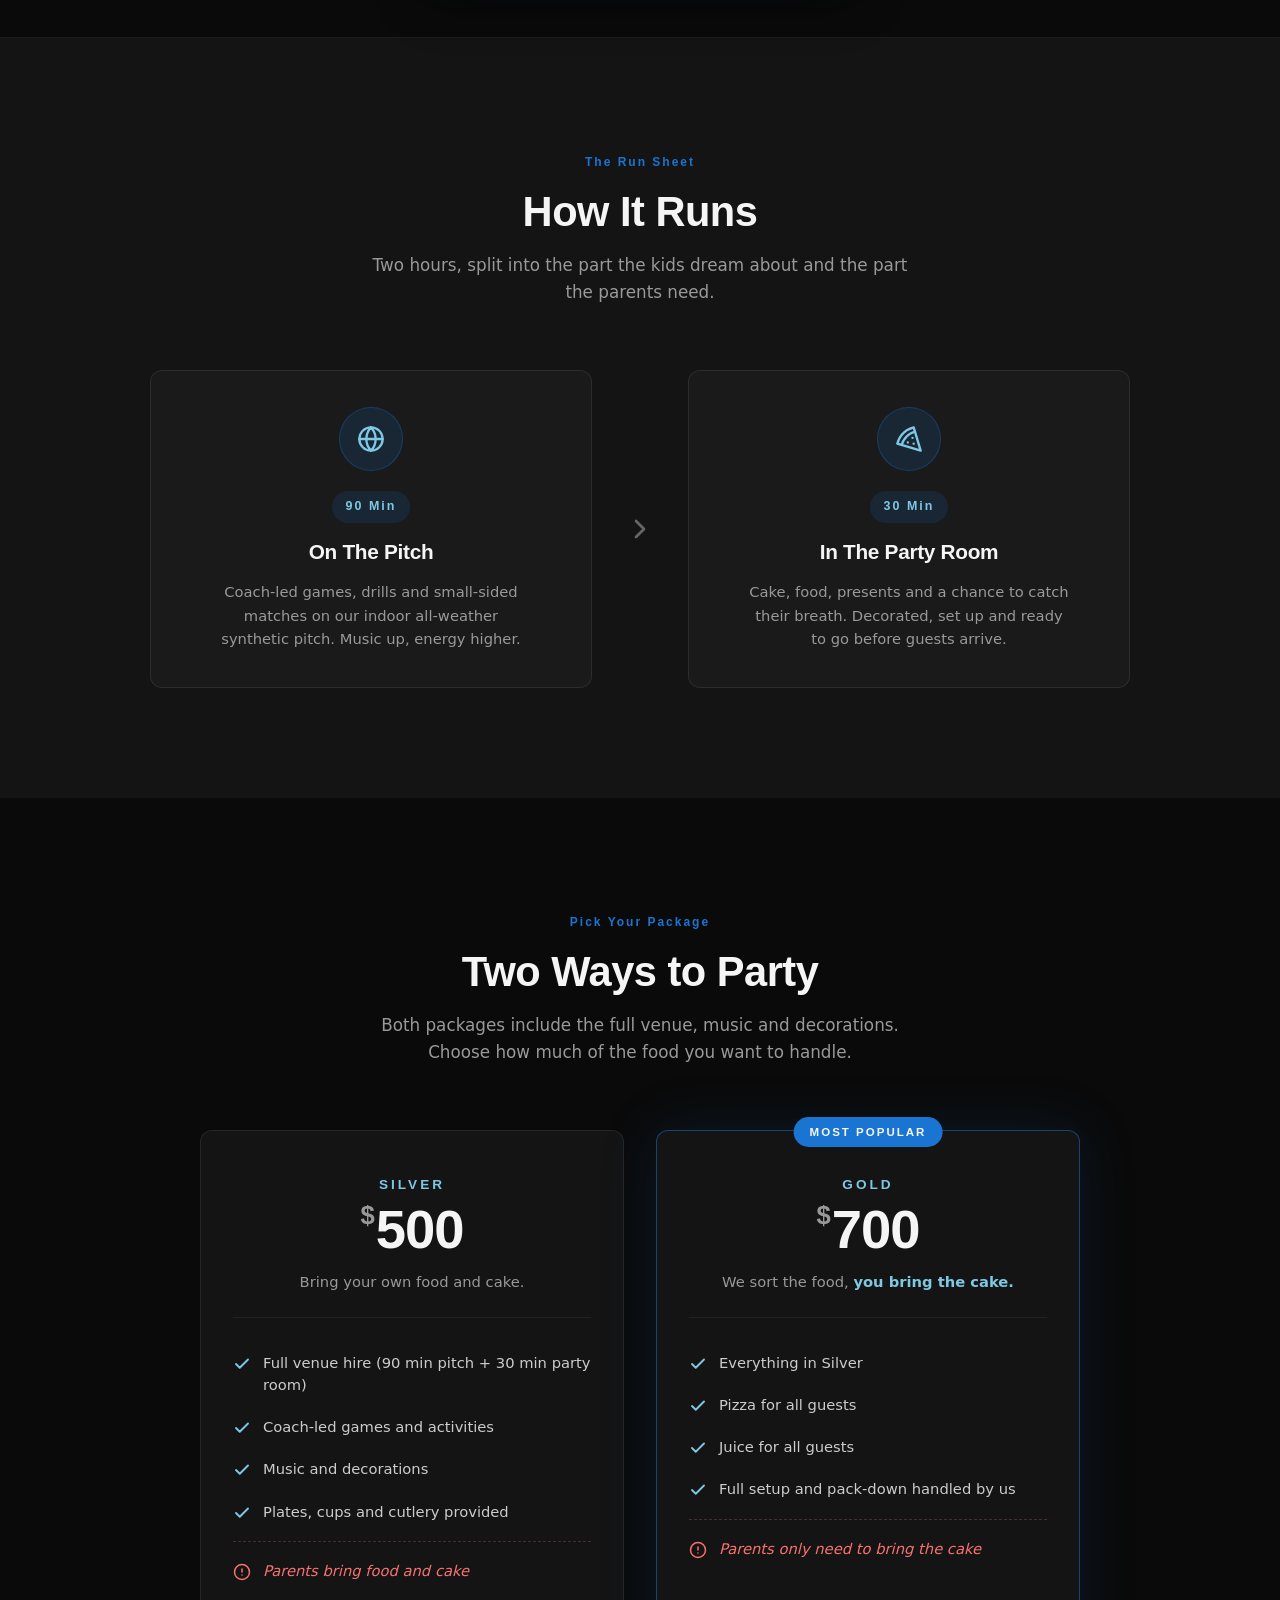
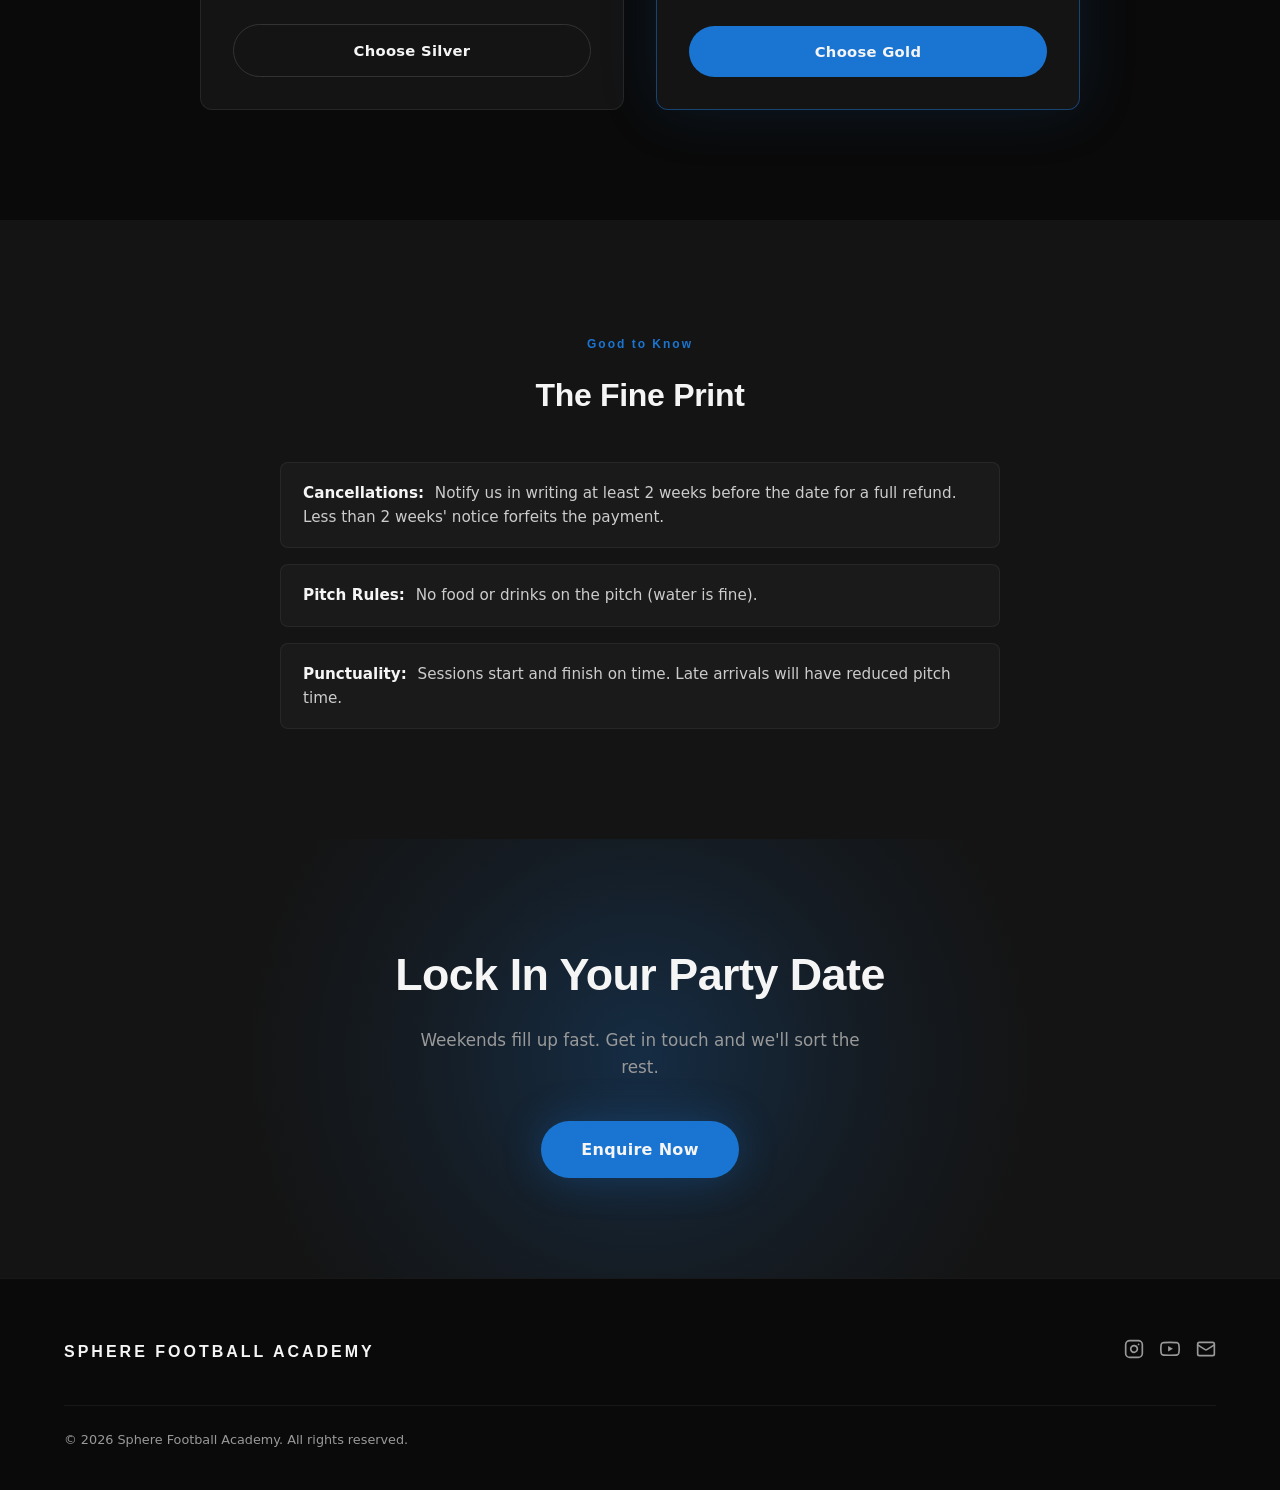
<file: birthday.html>
<!DOCTYPE html>
<html lang="en-AU">
<head>
  <meta charset="UTF-8">
  <meta name="viewport" content="width=device-width, initial-scale=1.0, viewport-fit=cover">
  <meta http-equiv="Content-Security-Policy" content="default-src 'self'; script-src 'self' 'unsafe-inline' https://cdn.jsdelivr.net; style-src 'self' 'unsafe-inline' https://fonts.googleapis.com; font-src 'self' https://fonts.gstatic.com; img-src 'self' data:; media-src 'self' https://videos.pexels.com; connect-src 'self' https://script.google.com https://script.googleusercontent.com; base-uri 'self'; form-action 'self'; object-src 'none'; upgrade-insecure-requests">
  <title>Football Birthday Parties Sydney | Tempe Indoor Pitch | Sphere Football</title>
  <meta name="description" content="Football-themed kids birthday parties at Sphere HQ in Tempe, Sydney. 2 hours of indoor pitch time, coach-led games, and a party room for up to 16 kids aged 5+. Silver and Gold packages.">
  <link rel="canonical" href="https://spherefootballacademy.com/birthday.html">

  <!-- Open Graph -->
  <meta property="og:type" content="website">
  <meta property="og:site_name" content="Sphere Football Academy">
  <meta property="og:title" content="Football Birthday Parties Sydney | Sphere Football Academy">
  <meta property="og:description" content="Kids football birthday parties in Tempe, Sydney. 2 hours of indoor pitch and party room fun for up to 16 kids aged 5+.">
  <meta property="og:url" content="https://spherefootballacademy.com/birthday.html">
  <meta property="og:image" content="https://spherefootballacademy.com/images/card-birthday.jpg">
  <meta property="og:locale" content="en_AU">

  <!-- Twitter -->
  <meta name="twitter:card" content="summary_large_image">
  <meta name="twitter:title" content="Football Birthday Parties Sydney | Sphere Football Academy">
  <meta name="twitter:description" content="Kids football birthday parties in Tempe, Sydney. Indoor pitch + party room for up to 16 kids.">
  <meta name="twitter:image" content="https://spherefootballacademy.com/images/card-birthday.jpg">

  <link rel="preconnect" href="https://fonts.googleapis.com">
  <link rel="preconnect" href="https://fonts.gstatic.com" crossorigin>
  <link href="https://fonts.googleapis.com/css2?family=Bebas+Neue&family=Inter:wght@400;500;600&family=Montserrat:wght@700;800;900&display=swap" rel="stylesheet">
  <link rel="icon" type="image/png" href="favicon.png">
  <link rel="stylesheet" href="style.css">

  <!-- Structured data -->
  <script type="application/ld+json">
  {
    "@context": "https://schema.org",
    "@type": "Service",
    "name": "Football Birthday Parties",
    "serviceType": "Children's birthday party",
    "url": "https://spherefootballacademy.com/birthday.html",
    "description": "Football-themed birthday parties at Sphere HQ in Tempe, Sydney. 90 minutes on an indoor synthetic pitch plus 30 minutes in the party room. Up to 16 kids aged 5+.",
    "areaServed": {"@type": "City", "name": "Sydney"},
    "provider": {"@id": "https://spherefootballacademy.com/#org"},
    "offers": [
      {"@type": "Offer", "name": "Silver Package", "price": "500", "priceCurrency": "AUD"},
      {"@type": "Offer", "name": "Gold Package", "price": "700", "priceCurrency": "AUD"}
    ]
  }
  </script>
</head>
<body>

  <!-- Nav -->
  <nav class="nav scrolled" id="nav">
    <div class="nav-inner">
      <a href="index.html" class="nav-logo">
        <img src="logo.png" alt="Sphere Football Academy" class="nav-logo-img">
        <span class="nav-logo-text">SPHERE FOOTBALL <br class="nav-logo-break">ACADEMY</span>
      </a>
      <ul class="nav-links">
        <li><a href="index.html#about"><span class="nav-label"><span data-text="About">About</span></span></a></li>
        <li><a href="index.html#coaches"><span class="nav-label"><span data-text="Coaches">Coaches</span></span></a></li>
        <li><a href="index.html#services"><span class="nav-label"><span data-text="Programs">Programs</span></span></a></li>
        <li><a href="birthday.html" class="active"><span class="nav-label"><span data-text="Parties">Parties</span></span></a></li>
        <li><a href="shop.html"><span class="nav-label"><span data-text="Shop">Shop</span></span></a></li>
        <li><a href="index.html#contact" class="nav-cta">Enquire</a></li>
      </ul>
      <button class="nav-toggle" id="nav-toggle" aria-label="Toggle menu">
        <span></span>
        <span></span>
        <span></span>
      </button>
    </div>
  </nav>

  <!-- Page Hero -->
  <section class="page-hero page-hero-tall">
    <div class="page-hero-bg" style="background-image: url('images/card-birthday.jpg');"></div>
    <div class="page-hero-overlay"></div>
    <div class="container">
      <div class="page-hero-content">
        <a href="index.html" class="page-back">
          <svg width="16" height="16" viewBox="0 0 24 24" fill="none" stroke="currentColor" stroke-width="2" stroke-linecap="round" stroke-linejoin="round"><polyline points="15 18 9 12 15 6"/></svg>
          Back to Home
        </a>
        <span class="label-tag">Celebrate at Sphere</span>
        <h1 class="page-hero-title">Birthday Parties</h1>
        <p class="page-hero-sub">2 hours. 16 mates. One unforgettable party. Indoor pitch, party room, and a whole lot of football.</p>
        <a href="#packages" class="btn btn-primary page-hero-cta">Book Your Party</a>
      </div>
    </div>
  </section>

  <!-- Quick Facts Strip -->
  <section class="facts-strip">
    <div class="container">
      <div class="facts-grid reveal">
        <div class="fact">
          <div class="fact-icon">
            <svg width="22" height="22" viewBox="0 0 24 24" fill="none" stroke="currentColor" stroke-width="2" stroke-linecap="round" stroke-linejoin="round"><circle cx="12" cy="12" r="10"/><polyline points="12 6 12 12 16 14"/></svg>
          </div>
          <div class="fact-body">
            <span class="fact-num">2 Hours</span>
            <span class="fact-label">Total Duration</span>
          </div>
        </div>
        <div class="fact">
          <div class="fact-icon">
            <svg width="22" height="22" viewBox="0 0 24 24" fill="none" stroke="currentColor" stroke-width="2" stroke-linecap="round" stroke-linejoin="round"><path d="M17 21v-2a4 4 0 0 0-4-4H5a4 4 0 0 0-4 4v2"/><circle cx="9" cy="7" r="4"/><path d="M23 21v-2a4 4 0 0 0-3-3.87"/><path d="M16 3.13a4 4 0 0 1 0 7.75"/></svg>
          </div>
          <div class="fact-body">
            <span class="fact-num">Max 16</span>
            <span class="fact-label">Kids per Party</span>
          </div>
        </div>
        <div class="fact">
          <div class="fact-icon">
            <svg width="22" height="22" viewBox="0 0 24 24" fill="none" stroke="currentColor" stroke-width="2" stroke-linecap="round" stroke-linejoin="round"><path d="M20 21v-8H4v8"/><path d="M2 13h20"/><path d="M12 13V8"/><path d="M9 8a3 3 0 0 1 6 0"/><path d="M7 8h10"/></svg>
          </div>
          <div class="fact-body">
            <span class="fact-num">Ages 5+</span>
            <span class="fact-label">Minimum Age</span>
          </div>
        </div>
        <div class="fact">
          <div class="fact-icon">
            <svg width="22" height="22" viewBox="0 0 24 24" fill="none" stroke="currentColor" stroke-width="2" stroke-linecap="round" stroke-linejoin="round"><path d="M21 10c0 7-9 13-9 13s-9-6-9-13a9 9 0 0 1 18 0z"/><circle cx="12" cy="10" r="3"/></svg>
          </div>
          <div class="fact-body">
            <span class="fact-num">Tempe HQ</span>
            <span class="fact-label">1/3 Wood St</span>
          </div>
        </div>
      </div>
    </div>
  </section>

  <!-- Party Video -->
  <section class="section birthday-video-section" aria-labelledby="birthday-video-title">
    <div class="container">
      <div class="section-header reveal">
        <span class="label-tag">Watch The Party</span>
        <h2 class="section-title" id="birthday-video-title">See The Birthday Energy</h2>
        <p class="section-sub">A quick look at the football, games and party-room chaos the kids love.</p>
      </div>

      <div class="birthday-video-card reveal">
        <video class="birthday-video" controls preload="metadata" playsinline>
          <source src="videos/party-advert-video.mp4" type="video/mp4">
          <source src="videos/party-advert-vido.MP4" type="video/mp4">
          Your browser does not support the video tag.
        </video>
        <span class="birthday-video-play" aria-hidden="true">
          <svg width="44" height="44" viewBox="0 0 24 24" fill="currentColor" aria-hidden="true"><path d="M8 5v14l11-7z"/></svg>
        </span>
      </div>
    </div>
  </section>

  <!-- How It Runs -->
  <section class="section section-dark" id="how-it-runs">
    <div class="container">
      <div class="section-header reveal">
        <span class="label-tag">The Run Sheet</span>
        <h2 class="section-title">How It Runs</h2>
        <p class="section-sub">Two hours, split into the part the kids dream about and the part the parents need.</p>
      </div>
      <div class="timeline reveal">
        <div class="timeline-step">
          <div class="timeline-dot">
            <svg width="28" height="28" viewBox="0 0 24 24" fill="none" stroke="currentColor" stroke-width="2" stroke-linecap="round" stroke-linejoin="round"><circle cx="12" cy="12" r="10"/><path d="M12 2a14.5 14.5 0 0 0 0 20 14.5 14.5 0 0 0 0-20"/><path d="M2 12h20"/></svg>
          </div>
          <div class="timeline-body">
            <span class="timeline-time">90 Min</span>
            <h3 class="timeline-title">On The Pitch</h3>
            <p class="timeline-text">Coach-led games, drills and small-sided matches on our indoor all-weather synthetic pitch. Music up, energy higher.</p>
          </div>
        </div>
        <div class="timeline-connector" aria-hidden="true">
          <svg width="32" height="32" viewBox="0 0 24 24" fill="none" stroke="currentColor" stroke-width="2" stroke-linecap="round" stroke-linejoin="round"><polyline points="9 18 15 12 9 6"/></svg>
        </div>
        <div class="timeline-step">
          <div class="timeline-dot">
            <svg width="28" height="28" viewBox="0 0 24 24" fill="none" stroke="currentColor" stroke-width="2" stroke-linecap="round" stroke-linejoin="round"><path d="M15 11h.01"/><path d="M11 15h.01"/><path d="M16 16h.01"/><path d="m2 16 20 6-6-20A20 20 0 0 0 2 16"/><path d="M5.71 17.11a17.04 17.04 0 0 1 11.4-11.4"/></svg>
          </div>
          <div class="timeline-body">
            <span class="timeline-time">30 Min</span>
            <h3 class="timeline-title">In The Party Room</h3>
            <p class="timeline-text">Cake, food, presents and a chance to catch their breath. Decorated, set up and ready to go before guests arrive.</p>
          </div>
        </div>
      </div>
    </div>
  </section>

  <!-- Pricing -->
  <section class="section" id="packages">
    <div class="container">
      <div class="section-header reveal">
        <span class="label-tag">Pick Your Package</span>
        <h2 class="section-title">Two Ways to Party</h2>
        <p class="section-sub">Both packages include the full venue, music and decorations. Choose how much of the food you want to handle.</p>
      </div>
      <div class="pricing reveal">
        <div class="price-card">
          <div class="price-card-head">
            <span class="price-tier">Silver</span>
            <div class="price-amount"><span class="price-currency">$</span>500</div>
            <p class="price-tagline">Bring your own food and cake.</p>
          </div>
          <ul class="price-list">
            <li>
              <svg width="18" height="18" viewBox="0 0 24 24" fill="none" stroke="currentColor" stroke-width="2.5" stroke-linecap="round" stroke-linejoin="round"><polyline points="20 6 9 17 4 12"/></svg>
              Full venue hire (90 min pitch + 30 min party room)
            </li>
            <li>
              <svg width="18" height="18" viewBox="0 0 24 24" fill="none" stroke="currentColor" stroke-width="2.5" stroke-linecap="round" stroke-linejoin="round"><polyline points="20 6 9 17 4 12"/></svg>
              Coach-led games and activities
            </li>
            <li>
              <svg width="18" height="18" viewBox="0 0 24 24" fill="none" stroke="currentColor" stroke-width="2.5" stroke-linecap="round" stroke-linejoin="round"><polyline points="20 6 9 17 4 12"/></svg>
              Music and decorations
            </li>
            <li>
              <svg width="18" height="18" viewBox="0 0 24 24" fill="none" stroke="currentColor" stroke-width="2.5" stroke-linecap="round" stroke-linejoin="round"><polyline points="20 6 9 17 4 12"/></svg>
              Plates, cups and cutlery provided
            </li>
            <li class="price-list-note">
              <svg width="18" height="18" viewBox="0 0 24 24" fill="none" stroke="currentColor" stroke-width="2" stroke-linecap="round" stroke-linejoin="round"><circle cx="12" cy="12" r="10"/><line x1="12" y1="8" x2="12" y2="12"/><line x1="12" y1="16" x2="12.01" y2="16"/></svg>
              Parents bring food and cake
            </li>
          </ul>
          <a href="#birthday-booking" class="btn btn-outline btn-full" data-birthday-package="Silver">Choose Silver</a>
        </div>

        <div class="price-card price-card-featured">
          <span class="price-badge">Most Popular</span>
          <div class="price-card-head">
            <span class="price-tier">Gold</span>
            <div class="price-amount"><span class="price-currency">$</span>700</div>
            <p class="price-tagline">We sort the food, <span class="price-tagline-highlight">you bring the cake.</span></p>
          </div>
          <ul class="price-list">
            <li>
              <svg width="18" height="18" viewBox="0 0 24 24" fill="none" stroke="currentColor" stroke-width="2.5" stroke-linecap="round" stroke-linejoin="round"><polyline points="20 6 9 17 4 12"/></svg>
              Everything in Silver
            </li>
            <li>
              <svg width="18" height="18" viewBox="0 0 24 24" fill="none" stroke="currentColor" stroke-width="2.5" stroke-linecap="round" stroke-linejoin="round"><polyline points="20 6 9 17 4 12"/></svg>
              Pizza for all guests
            </li>
            <li>
              <svg width="18" height="18" viewBox="0 0 24 24" fill="none" stroke="currentColor" stroke-width="2.5" stroke-linecap="round" stroke-linejoin="round"><polyline points="20 6 9 17 4 12"/></svg>
              Juice for all guests
            </li>
            <li>
              <svg width="18" height="18" viewBox="0 0 24 24" fill="none" stroke="currentColor" stroke-width="2.5" stroke-linecap="round" stroke-linejoin="round"><polyline points="20 6 9 17 4 12"/></svg>
              Full setup and pack-down handled by us
            </li>
            <li class="price-list-note">
              <svg width="18" height="18" viewBox="0 0 24 24" fill="none" stroke="currentColor" stroke-width="2" stroke-linecap="round" stroke-linejoin="round"><circle cx="12" cy="12" r="10"/><line x1="12" y1="8" x2="12" y2="12"/><line x1="12" y1="16" x2="12.01" y2="16"/></svg>
              Parents only need to bring the cake
            </li>
          </ul>
          <a href="#birthday-booking" class="btn btn-primary btn-full" data-birthday-package="Gold">Choose Gold</a>
        </div>
      </div>
    </div>
  </section>

  <!-- Booking Enquiry -->
  <section class="section birthday-booking-section" id="birthday-booking" hidden>
    <div class="container">
      <div class="birthday-booking-shell reveal">
        <div class="birthday-booking-copy">
          <span class="label-tag">Booking Enquiry</span>
          <h2 class="birthday-booking-title">Tell us about the party.</h2>
          <p class="birthday-booking-lead">Send your preferred date, time and package. We’ll check availability and contact you to lock it in.</p>
          <ul class="birthday-booking-points">
            <li><span class="register-point-icon">✓</span><span>90 minutes on the indoor pitch plus 30 minutes in the party room.</span></li>
            <li><span class="register-point-icon">✓</span><span>Silver and Gold bookings both include the full venue, music and decorations.</span></li>
            <li><span class="register-point-icon">✓</span><span>Full payment secures the booking once availability is confirmed (Silver $500 / Gold $700).</span></li>
          </ul>
        </div>

        <section class="birthday-form-card" id="birthday-form-card">
          <div class="register-form-head">
            <h2>Birthday Party Enquiry</h2>
            <p>Complete the form below and the Sphere team will contact you shortly to confirm availability.</p>
          </div>

          <div class="register-status" id="birthday-booking-status" role="status" aria-live="polite"></div>

          <form class="form" id="birthday-booking-form" novalidate>
            <div class="form-hp" aria-hidden="true" tabindex="-1">
              <label for="birthday-website">Website</label>
              <input type="text" id="birthday-website" name="website" autocomplete="off" tabindex="-1">
            </div>

            <div class="birthday-form-grid">
              <div class="form-group">
                <label for="birthday-parent-name">Parent Full Name</label>
                <input type="text" id="birthday-parent-name" name="parentName" required autocomplete="name">
                <p class="field-error" id="birthday-parent-name-error"></p>
              </div>

              <div class="form-group">
                <label for="birthday-phone">Mobile Number</label>
                <input type="tel" id="birthday-phone" name="phone" required autocomplete="tel" inputmode="tel" placeholder="0400 000 000">
                <p class="field-error" id="birthday-phone-error"></p>
              </div>

              <div class="form-group">
                <label for="birthday-email">Email Address</label>
                <input type="email" id="birthday-email" name="email" required autocomplete="email" inputmode="email" placeholder="parent@example.com">
                <p class="field-error" id="birthday-email-error"></p>
              </div>

              <div class="form-group">
                <label for="birthday-child-name">Name &amp; Surname</label>
                <input type="text" id="birthday-child-name" name="childName" required autocomplete="given-name">
                <p class="field-error" id="birthday-child-name-error"></p>
              </div>

              <div class="form-group">
                <label for="birthday-child-age">Child Age</label>
                <select id="birthday-child-age" name="childAge" required>
                  <option value="" disabled selected>Select age</option>
                  <option value="4">4</option>
                  <option value="5">5</option>
                  <option value="6">6</option>
                  <option value="7">7</option>
                  <option value="8">8</option>
                  <option value="9">9</option>
                  <option value="10">10</option>
                  <option value="11">11</option>
                  <option value="12">12</option>
                  <option value="13">13</option>
                  <option value="14">14</option>
                  <option value="15">15</option>
                  <option value="16">16</option>
                </select>
                <p class="field-error" id="birthday-child-age-error"></p>
              </div>

              <div class="form-group">
                <label for="birthday-guest-count">Number of Children</label>
                <select id="birthday-guest-count" name="guestCount" required>
                  <option value="" disabled selected>Select number</option>
                  <option value="1">1</option>
                  <option value="2">2</option>
                  <option value="3">3</option>
                  <option value="4">4</option>
                  <option value="5">5</option>
                  <option value="6">6</option>
                  <option value="7">7</option>
                  <option value="8">8</option>
                  <option value="9">9</option>
                  <option value="10">10</option>
                  <option value="11">11</option>
                  <option value="12">12</option>
                  <option value="13">13</option>
                  <option value="14">14</option>
                  <option value="15">15</option>
                  <option value="16">16</option>
                </select>
                <p class="field-error" id="birthday-guest-count-error"></p>
              </div>

              <div class="form-group">
                <label for="birthday-party-date">Preferred Party Date</label>
                <input type="date" id="birthday-party-date" name="partyDate" required>
                <p class="field-error" id="birthday-party-date-error"></p>
              </div>

              <div class="form-group">
                <label for="birthday-party-time">Preferred Party Time</label>
                <select id="birthday-party-time" name="partyTime" required>
                  <option value="" disabled selected>Select a time</option>
                  <option value="12:30">12:30 PM</option>
                  <option value="13:00">1:00 PM</option>
                  <option value="13:30">1:30 PM</option>
                  <option value="14:00">2:00 PM</option>
                  <option value="14:30">2:30 PM</option>
                  <option value="15:00">3:00 PM</option>
                  <option value="15:30">3:30 PM</option>
                  <option value="16:00">4:00 PM</option>
                  <option value="16:30">4:30 PM</option>
                  <option value="17:00">5:00 PM</option>
                </select>
                <p class="field-error" id="birthday-party-time-error"></p>
              </div>

              <div class="form-group form-group-full">
                <label for="birthday-package">Package Selection</label>
                <select id="birthday-package" name="package" required>
                  <option value="" disabled selected>Select package</option>
                  <option value="Silver">Silver</option>
                  <option value="Gold">Gold</option>
                </select>
                <p class="field-error" id="birthday-package-error"></p>
              </div>

              <div class="form-group form-group-full">
                <label for="birthday-special-requests">Special Requests</label>
                <textarea id="birthday-special-requests" name="specialRequests" rows="4" placeholder="Food allergies, guest notes, timing preferences or anything else we should know."></textarea>
                <p class="field-error" id="birthday-special-requests-error"></p>
              </div>

              <div class="form-group form-group-full register-consent birthday-consent">
                <input type="checkbox" id="birthday-terms" name="termsAccepted" required>
                <label for="birthday-terms">I have read and accept the birthday party terms on this page, including full payment, cancellation policy, pitch rules and punctuality requirements.</label>
                <p class="field-error" id="birthday-terms-error"></p>
              </div>
            </div>

            <button type="submit" class="btn btn-primary btn-full birthday-submit" id="birthday-submit">
              <span class="btn-spinner" aria-hidden="true"></span>
              <span class="btn-label">Submit Birthday Enquiry</span>
            </button>
          </form>
        </section>
      </div>
    </div>
  </section>

  <!-- Fine Print -->
  <section class="section section-dark" id="fine-print">
    <div class="container">
      <div class="fine-print reveal">
        <div class="fine-print-header">
          <span class="label-tag">Good to Know</span>
          <h2 class="fine-print-title">The Fine Print</h2>
        </div>
        <ul class="fine-print-list">
          <li>
            <strong>Cancellations:</strong>
            Notify us in writing at least 2 weeks before the date for a full refund. Less than 2 weeks' notice forfeits the payment.
          </li>
          <li>
            <strong>Pitch Rules:</strong>
            No food or drinks on the pitch (water is fine).
          </li>
          <li>
            <strong>Punctuality:</strong>
            Sessions start and finish on time. Late arrivals will have reduced pitch time.
          </li>
        </ul>
      </div>
    </div>
  </section>

  <!-- CTA Banner -->
  <section class="cta-banner">
    <div class="container">
      <div class="cta-inner reveal">
        <h2 class="cta-title">Lock In Your Party Date</h2>
        <p class="cta-sub">Weekends fill up fast. Get in touch and we'll sort the rest.</p>
        <a href="#birthday-booking" class="btn btn-primary" data-birthday-open>Enquire Now</a>
      </div>
    </div>
  </section>

  <!-- Footer -->
  <footer class="footer">
    <div class="container">
      <div class="footer-inner">
        <div class="footer-brand">
          <span class="nav-logo">SPHERE FOOTBALL ACADEMY</span>
        </div>
        <div class="footer-links">
          <a href="https://www.instagram.com/sphere.football/" target="_blank" rel="noopener" aria-label="Instagram">
            <svg width="20" height="20" viewBox="0 0 24 24" fill="none" stroke="currentColor" stroke-width="2" stroke-linecap="round" stroke-linejoin="round"><rect x="2" y="2" width="20" height="20" rx="5" ry="5"/><path d="M16 11.37A4 4 0 1 1 12.63 8 4 4 0 0 1 16 11.37z"/><line x1="17.5" y1="6.5" x2="17.51" y2="6.5"/></svg>
          </a>
          <a href="https://www.youtube.com/@SphereFootball" target="_blank" rel="noopener" aria-label="YouTube">
            <svg width="20" height="20" viewBox="0 0 24 24" fill="none" stroke="currentColor" stroke-width="2" stroke-linecap="round" stroke-linejoin="round"><path d="M22.54 6.42a2.78 2.78 0 0 0-1.94-2C18.88 4 12 4 12 4s-6.88 0-8.6.46a2.78 2.78 0 0 0-1.94 2A29 29 0 0 0 1 11.75a29 29 0 0 0 .46 5.33A2.78 2.78 0 0 0 3.4 19c1.72.46 8.6.46 8.6.46s6.88 0 8.6-.46a2.78 2.78 0 0 0 1.94-2 29 29 0 0 0 .46-5.25 29 29 0 0 0-.46-5.33z"/><polygon points="9.75 15.02 15.5 11.75 9.75 8.48 9.75 15.02" fill="currentColor" stroke="none"/></svg>
          </a>
          <a href="mailto:birthdays@spherefootballacademy.com" aria-label="Email">
            <svg width="20" height="20" viewBox="0 0 24 24" fill="none" stroke="currentColor" stroke-width="2" stroke-linecap="round" stroke-linejoin="round"><rect x="2" y="4" width="20" height="16" rx="2"/><path d="m22 7-8.97 5.7a1.94 1.94 0 0 1-2.06 0L2 7"/></svg>
          </a>
        </div>
      </div>
      <div class="footer-bottom">
        <p>&copy; 2026 Sphere Football Academy. All rights reserved.</p>
      </div>
    </div>
  </footer>

  <script src="script.js"></script>
</body>
</html>
</file>
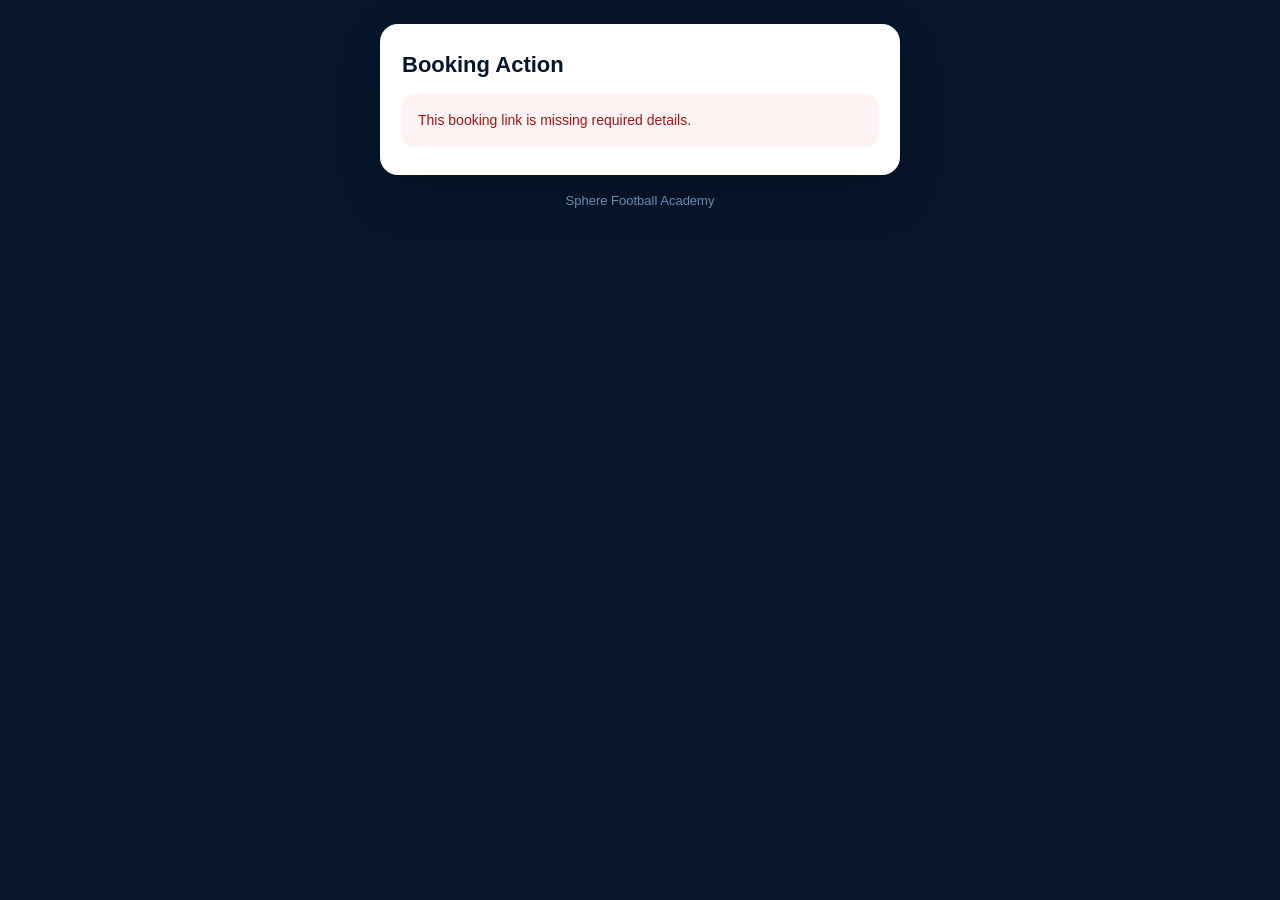
<file: booking-action.html>
<!doctype html>
<html lang="en">
<head>
  <meta charset="utf-8">
  <meta name="viewport" content="width=device-width,initial-scale=1">
  <meta name="robots" content="noindex,nofollow">
  <meta name="referrer" content="no-referrer">
  <title>Sphere Football – Booking Action</title>
  <style>
    * { margin: 0; padding: 0; box-sizing: border-box; }
    body { background: #07162c; font-family: Arial, Helvetica, sans-serif; color: #111827; min-height: 100vh; padding: 24px 16px; }
    main { max-width: 520px; margin: 0 auto; }
    .card { background: #fff; border-radius: 18px; padding: 28px 22px; box-shadow: 0 18px 45px rgba(0,0,0,.24); }
    h1 { color: #07162c; font-size: 22px; line-height: 1.2; margin-bottom: 14px; }
    .summary { border: 1px solid #d8eafb; border-radius: 14px; overflow: hidden; margin: 16px 0; }
    .summary-row { display: flex; border-bottom: 1px solid #edf3fb; }
    .summary-row:last-child { border-bottom: 0; }
    .summary-label { width: 38%; padding: 10px 12px; color: #1a75d2; font-size: 13px; font-weight: 900; }
    .summary-value { flex: 1; padding: 10px 12px; font-size: 14px; line-height: 1.4; }
    .warning { margin: 16px 0; padding: 14px 16px; border-radius: 12px; background: #fff7ed; color: #9a3412; font-size: 14px; line-height: 1.5; }
    .disabled-msg { margin: 16px 0; padding: 14px 16px; border-radius: 12px; background: #f3f4f6; color: #374151; font-size: 14px; line-height: 1.5; }
    .field-label { display: block; margin: 18px 0 8px; color: #07162c; font-size: 14px; font-weight: 900; }
    .textarea { width: 100%; border: 1px solid #d8eafb; border-radius: 12px; padding: 12px 14px; color: #111827; font: 15px/1.5 Arial, Helvetica, sans-serif; resize: vertical; }
    input.textarea { resize: none; height: auto; }
    .field-help { margin-top: 8px; color: #6b7280; font-size: 13px; line-height: 1.4; }
    .btn { display: block; width: 100%; border: 0; border-radius: 999px; font-size: 16px; font-weight: 900; padding: 15px 18px; cursor: pointer; margin-top: 20px; transition: opacity .15s; }
    .btn:disabled { opacity: .5; cursor: not-allowed; }
    .btn-primary { background: #1a75d2; color: #fff; }
    .btn-danger { background: #fff; color: #dc2626; border: 2px solid #dc2626; }
    .result { margin-top: 16px; padding: 16px; border-radius: 12px; font-size: 14px; line-height: 1.5; }
    .result-success { background: #ecfdf5; color: #065f46; }
    .result-error { background: #fef2f2; color: #991b1b; }
    .loading { color: #6b7280; font-size: 14px; padding: 20px 0; text-align: center; }
    .sphere-footer { text-align: center; margin-top: 18px; font-size: 13px; color: #6b8cae; }
    .sphere-footer a { color: #a7f432; text-decoration: none; }
  </style>
</head>
<body>
  <main>
    <section class="card" id="card">
      <div class="loading" id="loading">Loading booking details&hellip;</div>
    </section>
    <div class="sphere-footer">Sphere Football Academy</div>
  </main>
  <script>
    (function() {
      'use strict';

      var APPS_SCRIPT_URL = 'https://script.google.com/macros/s/AKfycbw94GWvDepMDZ_xKAIMwTSbEbdfe0f8aoyT7fi4vcS4FXoqinK_Kc0uKaafSYS0K8-p/exec';

      var params = new URLSearchParams(window.location.search);
      var action = params.get('action') || '';
      var booking = params.get('booking') || '';
      var token = params.get('token') || '';

      window.history.replaceState(null, '', window.location.pathname);

      var card = document.getElementById('card');

      if (!action || !booking || !token) {
        renderError('This booking link is missing required details.');
        return;
      }

      fetchBookingDetails();

      function fetchBookingDetails() {
        var url = APPS_SCRIPT_URL +
          '?format=json&action=' + encodeURIComponent(action) +
          '&booking=' + encodeURIComponent(booking) +
          '&token=' + encodeURIComponent(token);

        fetch(url, { method: 'GET', redirect: 'follow' })
          .then(function(response) {
            if (!response.ok) throw new Error('Server returned ' + response.status);
            return response.json();
          })
          .then(function(data) {
            if (!data.found) {
              renderError('This booking link is not recognised. It may have been copied incorrectly.');
              return;
            }
            renderConfirmation(data);
          })
          .catch(function() {
            renderError('Could not load booking details. Check your connection and try again.');
          });
      }

      function performAction() {
        var btn = document.getElementById('confirm-btn');
        var cancellationReason = '';
        var newPartyDate = '';
        var newPartyTime = '';
        var changeReason = '';
        var paymentAmount = '';
        var skipCustomerEmail = false;

        if (action === 'request-payment') {
          var amountField = document.getElementById('payment-amount');
          paymentAmount = amountField ? amountField.value.trim() : '';
          if (!paymentAmount || Number(paymentAmount) <= 0) {
            renderInlineError('Please enter a valid payment amount.');
            if (amountField) amountField.focus();
            return;
          }
        }

        if (action === 'cancel') {
          var reasonField = document.getElementById('cancellation-reason');
          var skipField = document.getElementById('skip-customer-email');
          skipCustomerEmail = skipField ? skipField.checked : false;
          cancellationReason = reasonField ? reasonField.value.trim() : '';
          if (!skipCustomerEmail && !cancellationReason) {
            renderInlineError('Please provide a message explaining why the enquiry is being cancelled.');
            if (reasonField) reasonField.focus();
            return;
          }
        }

        if (action === 'change-date') {
          var dateField = document.getElementById('new-party-date');
          var timeField = document.getElementById('new-party-time');
          var changeReasonField = document.getElementById('change-reason');
          newPartyDate = dateField ? dateField.value.trim() : '';
          newPartyTime = timeField ? timeField.value.trim() : '';
          changeReason = changeReasonField ? changeReasonField.value.trim() : '';

          if (!newPartyDate) {
            renderInlineError('Please select a new party date.');
            if (dateField) dateField.focus();
            return;
          }
          if (!newPartyTime) {
            renderInlineError('Please select a new party time.');
            if (timeField) timeField.focus();
            return;
          }
        }

        if (btn) {
          btn.disabled = true;
          btn.textContent = 'Processing\u2026';
        }

        var url = APPS_SCRIPT_URL +
          '?format=json&action=' + encodeURIComponent(action) +
          '&booking=' + encodeURIComponent(booking) +
          '&token=' + encodeURIComponent(token) +
          '&cancellationReason=' + encodeURIComponent(cancellationReason) +
          '&newPartyDate=' + encodeURIComponent(newPartyDate) +
          '&newPartyTime=' + encodeURIComponent(newPartyTime) +
          '&changeReason=' + encodeURIComponent(changeReason) +
          '&paymentAmount=' + encodeURIComponent(paymentAmount) +
          '&skipCustomerEmail=' + encodeURIComponent(skipCustomerEmail ? 'true' : 'false');

        fetch(url, { method: 'POST', redirect: 'follow' })
          .then(function(response) {
            if (!response.ok) throw new Error('Server returned ' + response.status);
            return response.json();
          })
          .then(function(data) {
            if (data.success) {
              renderResult(data.title || 'Done', data.message, true);
            } else {
              renderResult('Action failed', data.message || 'Something went wrong.', false);
            }
          })
          .catch(function() {
            renderResult('Connection error', 'Could not reach the server. Check your connection and try again.', false);
            if (btn) {
              btn.disabled = false;
              btn.textContent = actionLabel(action);
            }
          });
      }

      function renderConfirmation(data) {
        var b = data.booking;
        var act = data.action;
        var html = '<h1>' + esc(act.label) + '</h1>';
        html += '<p style="color:#4b5563;font-size:14px;margin-bottom:14px;">Review the booking below. Nothing changes until you press the button.</p>';
        html += buildSummary(b);

        if (!act.allowed) {
          html += '<div class="disabled-msg">This action is not available while the booking status is <strong>' + esc(b.status || 'UNKNOWN') + '</strong>.</div>';
        } else {
          if (act.warning) {
            html += '<div class="warning">' + esc(act.warning) + '</div>';
          }
          if (action === 'request-payment') {
            var packagePrices = { Silver: 500, Gold: 700 };
            var defaultPrice = packagePrices[b.package] || packagePrices.Silver;
            html += '<label class="field-label" for="payment-amount">Payment Amount</label>';
            html += '<div style="display:flex;align-items:center;gap:6px;">';
            html += '<span style="font-size:18px;font-weight:900;color:#07162c;">$</span>';
            html += '<input type="number" class="textarea" id="payment-amount" min="1" step="1" value="' + defaultPrice + '" required style="flex:1;">';
            html += '</div>';
            html += '<p class="field-help">' + esc(b.package) + ' package default is $' + defaultPrice + '. Adjust if there are additional charges.</p>';
          }
          if (action === 'cancel') {
            html += '<label class="field-label" for="cancellation-reason">Message to the parent</label>';
            html += '<textarea class="textarea" id="cancellation-reason" maxlength="1000" rows="5" placeholder="Example: Sorry, this date is unavailable due to an existing booking."></textarea>';
            html += '<p class="field-help">This message will be included in the cancellation email.</p>';
            html += '<label style="display:flex;align-items:flex-start;gap:8px;margin-top:14px;font-size:14px;line-height:1.4;color:#07162c;cursor:pointer;">';
            html += '<input type="checkbox" id="skip-customer-email" style="width:18px;height:18px;flex:none;margin-top:1px;">';
            html += '<span>Cancel silently, do not email the customer. The event is still cancelled and the message above is optional.</span>';
            html += '</label>';
          }
          if (action === 'change-date') {
            html += '<label class="field-label" for="new-party-date">New Party Date</label>';
            html += '<input type="date" class="textarea" id="new-party-date" value="' + esc(b.partyDate || '') + '" required>';
            html += '<label class="field-label" for="new-party-time">New Party Time</label>';
            html += '<input type="time" class="textarea" id="new-party-time" value="' + esc(b.partyTime || '') + '" required>';
            html += '<label class="field-label" for="change-reason">Message to the parent <span style="font-weight:400;color:#6b7280;">(optional)</span></label>';
            html += '<textarea class="textarea" id="change-reason" maxlength="1000" rows="4" placeholder="Example: We\'ve moved your party to accommodate a scheduling change at the facility."></textarea>';
            html += '<p class="field-help">If provided, this message will be included in the email to the parent.</p>';
          }
          html += '<div id="inline-error"></div>';
          var btnClass = action === 'cancel' ? 'btn btn-danger' : 'btn btn-primary';
          html += '<button type="button" class="' + btnClass + '" id="confirm-btn">' + esc(act.label) + '</button>';
        }

        card.innerHTML = html;

        var btn = document.getElementById('confirm-btn');
        if (btn) {
          btn.addEventListener('click', performAction);
        }
      }

      function renderResult(title, message, success) {
        var cls = success ? 'result-success' : 'result-error';
        card.innerHTML = '<h1>' + esc(title) + '</h1>' +
          '<div class="result ' + cls + '">' + esc(message) + '</div>';
      }

      function renderError(message) {
        card.innerHTML = '<h1>Booking Action</h1>' +
          '<div class="result result-error">' + esc(message) + '</div>';
      }

      function renderInlineError(message) {
        var target = document.getElementById('inline-error');
        if (target) {
          target.innerHTML = '<div class="result result-error">' + esc(message) + '</div>';
        }
      }

      function buildSummary(b) {
        var rows = [
          ['Parent', b.parentName],
          ['Phone', b.phone],
          ['Email', b.email],
          ['Child', b.childName + ' (age ' + b.childAge + ')'],
          ['Party Date', formatDisplayDate(b.partyDate)],
          ['Party Time', b.partyTime],
          ['Guests', b.guestCount],
          ['Package', b.package],
          ['Status', b.status]
        ];

        var html = '<div class="summary">';
        for (var i = 0; i < rows.length; i++) {
          html += '<div class="summary-row">' +
            '<div class="summary-label">' + esc(rows[i][0]) + '</div>' +
            '<div class="summary-value">' + esc(rows[i][1] || '') + '</div>' +
            '</div>';
        }
        html += '</div>';
        return html;
      }

      function actionLabel(a) {
        if (a === 'request-payment') return 'Request Payment';
        if (a === 'mark-payment-received') return 'Mark Payment Received';
        if (a === 'change-date') return 'Change Party Date';
        if (a === 'cancel') return 'Cancel Enquiry';
        return 'Confirm';
      }

      function formatDisplayDate(value) {
        var match = String(value || '').match(/^(\d{4})-(\d{2})-(\d{2})$/);
        return match ? match[3] + '-' + match[2] + '-' + match[1] : value;
      }

      function esc(str) {
        var d = document.createElement('div');
        d.appendChild(document.createTextNode(str));
        return d.innerHTML;
      }
    })();
  </script>
</body>
</html>
</file>
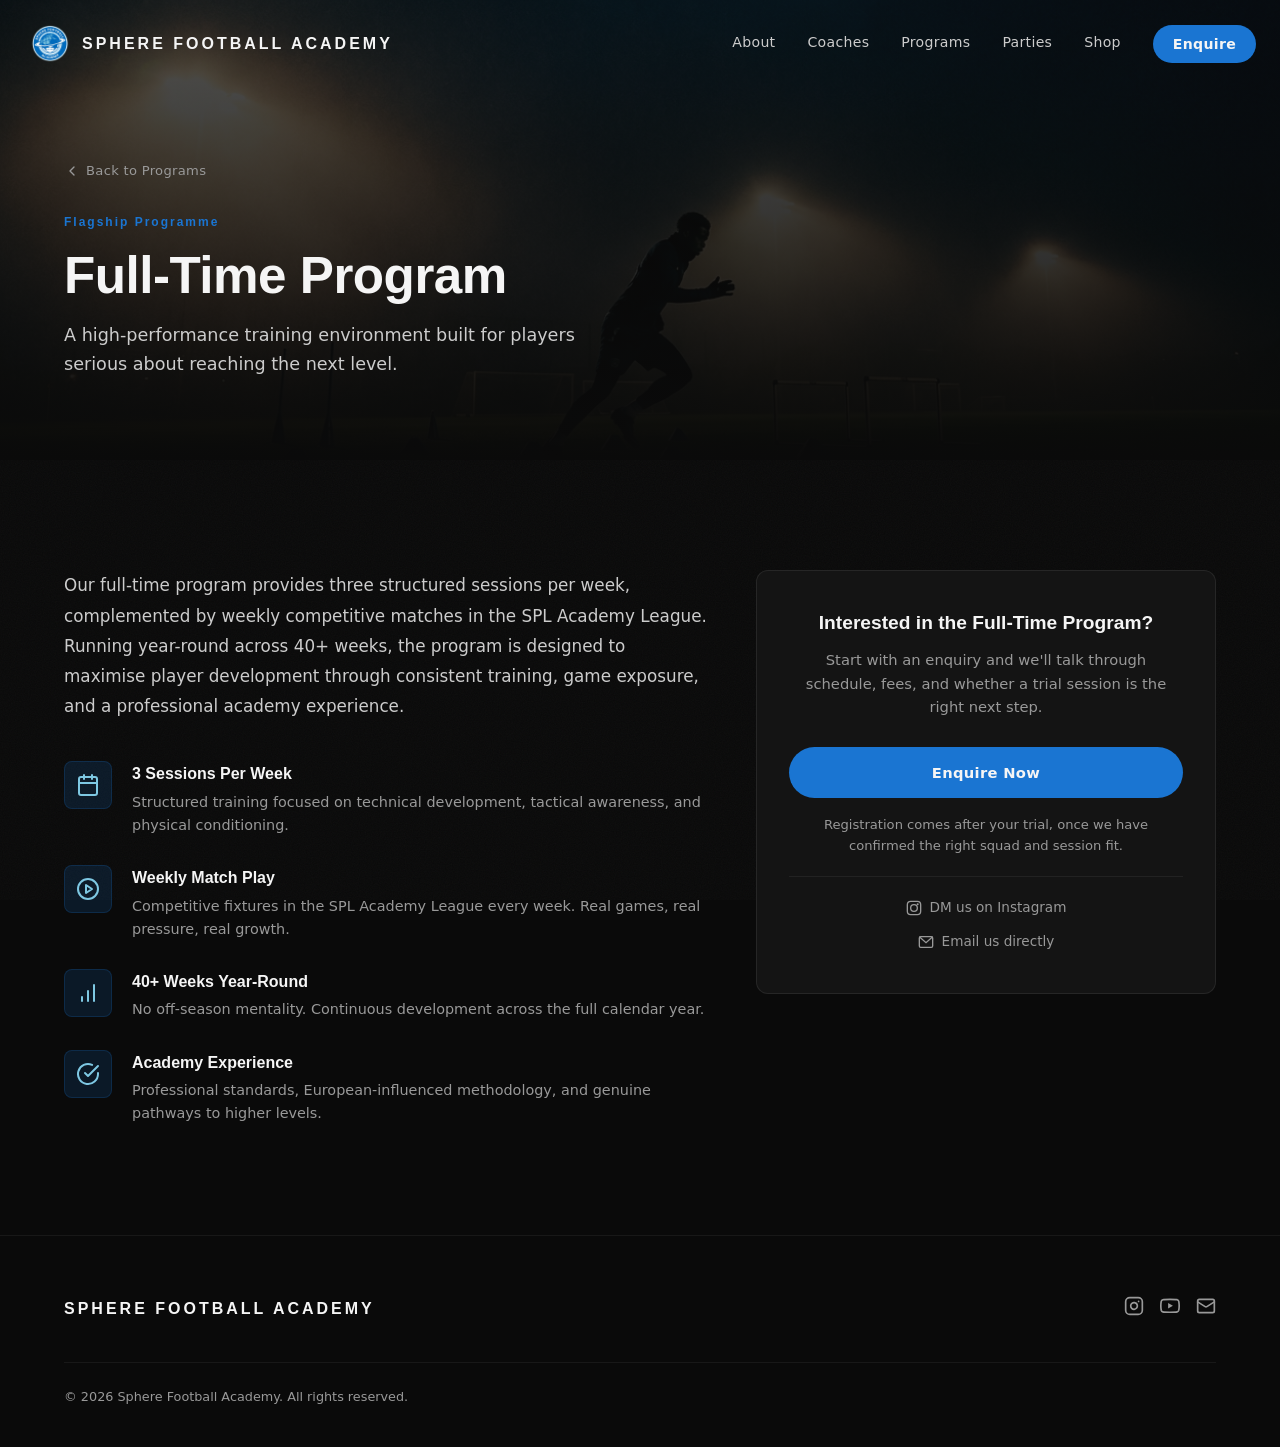
<file: fulltime.html>
<!DOCTYPE html>
<html lang="en-AU">
<head>
  <meta charset="UTF-8">
  <meta name="viewport" content="width=device-width, initial-scale=1.0, viewport-fit=cover">
  <meta http-equiv="Content-Security-Policy" content="default-src 'self'; script-src 'self' 'unsafe-inline' https://cdn.jsdelivr.net; style-src 'self' 'unsafe-inline' https://fonts.googleapis.com; font-src 'self' https://fonts.gstatic.com; img-src 'self' data:; media-src 'self' https://videos.pexels.com; connect-src 'self' https://script.google.com https://script.googleusercontent.com; base-uri 'self'; form-action 'self'; object-src 'none'; upgrade-insecure-requests">
  <title>Full-Time Football Program Sydney | Sphere Football Academy</title>
  <meta name="description" content="Sphere Football's full-time academy program in Sydney. 3 sessions per week, weekly SPL Academy League matches, 40+ weeks year-round. Tempe-based elite football development.">
  <link rel="canonical" href="https://spherefootballacademy.com/fulltime.html">

  <!-- Open Graph -->
  <meta property="og:type" content="website">
  <meta property="og:site_name" content="Sphere Football Academy">
  <meta property="og:title" content="Full-Time Football Program Sydney | Sphere Football Academy">
  <meta property="og:description" content="3 sessions per week, weekly SPL Academy League matches, 40+ weeks year-round. Sydney's elite football development pathway.">
  <meta property="og:url" content="https://spherefootballacademy.com/fulltime.html">
  <meta property="og:image" content="https://spherefootballacademy.com/images/card-fulltime.jpg">
  <meta property="og:locale" content="en_AU">

  <!-- Twitter -->
  <meta name="twitter:card" content="summary_large_image">
  <meta name="twitter:title" content="Full-Time Football Program Sydney | Sphere Football Academy">
  <meta name="twitter:description" content="3 sessions per week, weekly SPL Academy League matches, 40+ weeks year-round.">
  <meta name="twitter:image" content="https://spherefootballacademy.com/images/card-fulltime.jpg">

  <link rel="preconnect" href="https://fonts.googleapis.com">
  <link rel="preconnect" href="https://fonts.gstatic.com" crossorigin>
  <link href="https://fonts.googleapis.com/css2?family=Bebas+Neue&family=Inter:wght@400;500;600&family=Montserrat:wght@700;800;900&display=swap" rel="stylesheet">
  <link rel="icon" type="image/png" href="favicon.png">
  <link rel="stylesheet" href="style.css">

  <!-- Structured data -->
  <script type="application/ld+json">
  {
    "@context": "https://schema.org",
    "@type": "Service",
    "name": "Full-Time Football Program",
    "serviceType": "Football academy program",
    "url": "https://spherefootballacademy.com/fulltime.html",
    "description": "Three structured sessions per week, weekly competitive matches in the SPL Academy League, running 40+ weeks year-round. Sydney's elite full-time youth football pathway.",
    "areaServed": {"@type": "City", "name": "Sydney"},
    "provider": {"@id": "https://spherefootballacademy.com/#org"}
  }
  </script>
</head>
<body>

  <!-- Nav -->
  <nav class="nav scrolled" id="nav">
    <div class="nav-inner">
      <a href="index.html" class="nav-logo">
        <img src="logo.png" alt="Sphere Football Academy" class="nav-logo-img">
        <span class="nav-logo-text">SPHERE FOOTBALL <br class="nav-logo-break">ACADEMY</span>
      </a>
      <ul class="nav-links">
        <li><a href="index.html#about"><span class="nav-label"><span data-text="About">About</span></span></a></li>
        <li><a href="index.html#coaches"><span class="nav-label"><span data-text="Coaches">Coaches</span></span></a></li>
        <li><a href="index.html#services"><span class="nav-label"><span data-text="Programs">Programs</span></span></a></li>
        <li><a href="birthday.html"><span class="nav-label"><span data-text="Parties">Parties</span></span></a></li>
        <li><a href="shop.html"><span class="nav-label"><span data-text="Shop">Shop</span></span></a></li>
        <li><a href="index.html#contact" class="nav-cta">Enquire</a></li>
      </ul>
      <button class="nav-toggle" id="nav-toggle" aria-label="Toggle menu">
        <span></span>
        <span></span>
        <span></span>
      </button>
    </div>
  </nav>

  <!-- Page Hero -->
  <section class="page-hero">
    <div class="page-hero-bg" style="background-image: url('images/card-fulltime.jpg');"></div>
    <div class="page-hero-overlay"></div>
    <div class="container">
      <div class="page-hero-content">
        <a href="index.html#services" class="page-back">
          <svg width="16" height="16" viewBox="0 0 24 24" fill="none" stroke="currentColor" stroke-width="2" stroke-linecap="round" stroke-linejoin="round"><polyline points="15 18 9 12 15 6"/></svg>
          Back to Programs
        </a>
        <span class="label-tag">Flagship Programme</span>
        <h1 class="page-hero-title">Full-Time Program</h1>
        <p class="page-hero-sub">A high-performance training environment built for players serious about reaching the next level.</p>
      </div>
    </div>
  </section>

  <!-- Program Detail -->
  <section class="section" id="program">
    <div class="container">
      <div class="program-layout">
        <div class="program-info reveal">
          <p class="program-lead">Our full-time program provides three structured sessions per week, complemented by weekly competitive matches in the SPL Academy League. Running year-round across 40+ weeks, the program is designed to maximise player development through consistent training, game exposure, and a professional academy experience.</p>
          <div class="program-features">
            <div class="program-feature">
              <div class="program-feature-icon">
                <svg width="24" height="24" viewBox="0 0 24 24" fill="none" stroke="currentColor" stroke-width="2" stroke-linecap="round" stroke-linejoin="round"><rect x="3" y="4" width="18" height="18" rx="2"/><line x1="16" y1="2" x2="16" y2="6"/><line x1="8" y1="2" x2="8" y2="6"/><line x1="3" y1="10" x2="21" y2="10"/></svg>
              </div>
              <div>
                <h4 class="program-feature-title">3 Sessions Per Week</h4>
                <p class="program-feature-text">Structured training focused on technical development, tactical awareness, and physical conditioning.</p>
              </div>
            </div>
            <div class="program-feature">
              <div class="program-feature-icon">
                <svg width="24" height="24" viewBox="0 0 24 24" fill="none" stroke="currentColor" stroke-width="2" stroke-linecap="round" stroke-linejoin="round"><circle cx="12" cy="12" r="10"/><polygon points="10 8 16 12 10 16 10 8"/></svg>
              </div>
              <div>
                <h4 class="program-feature-title">Weekly Match Play</h4>
                <p class="program-feature-text">Competitive fixtures in the SPL Academy League every week. Real games, real pressure, real growth.</p>
              </div>
            </div>
            <div class="program-feature">
              <div class="program-feature-icon">
                <svg width="24" height="24" viewBox="0 0 24 24" fill="none" stroke="currentColor" stroke-width="2" stroke-linecap="round" stroke-linejoin="round"><path d="M12 20V10"/><path d="M18 20V4"/><path d="M6 20v-4"/></svg>
              </div>
              <div>
                <h4 class="program-feature-title">40+ Weeks Year-Round</h4>
                <p class="program-feature-text">No off-season mentality. Continuous development across the full calendar year.</p>
              </div>
            </div>
            <div class="program-feature">
              <div class="program-feature-icon">
                <svg width="24" height="24" viewBox="0 0 24 24" fill="none" stroke="currentColor" stroke-width="2" stroke-linecap="round" stroke-linejoin="round"><path d="M22 11.08V12a10 10 0 1 1-5.93-9.14"/><polyline points="22 4 12 14.01 9 11.01"/></svg>
              </div>
              <div>
                <h4 class="program-feature-title">Academy Experience</h4>
                <p class="program-feature-text">Professional standards, European-influenced methodology, and genuine pathways to higher levels.</p>
              </div>
            </div>
          </div>
        </div>
        <div class="program-cta-card reveal">
          <div class="program-cta-inner">
            <h3 class="program-cta-title">Interested in the Full-Time Program?</h3>
            <p class="program-cta-text">Start with an enquiry and we'll talk through schedule, fees, and whether a trial session is the right next step.</p>
            <a href="index.html?program=fulltime#contact" class="btn btn-primary btn-full">Enquire Now</a>
            <p class="program-cta-note">Registration comes after your trial, once we have confirmed the right squad and session fit.</p>
            <div class="program-cta-links">
              <a href="https://www.instagram.com/sphere.football/" target="_blank" rel="noopener" class="program-cta-link">
                <svg width="16" height="16" viewBox="0 0 24 24" fill="none" stroke="currentColor" stroke-width="2"><rect x="2" y="2" width="20" height="20" rx="5"/><circle cx="12" cy="12" r="5"/><circle cx="17.5" cy="6.5" r="1.5" fill="currentColor" stroke="none"/></svg>
                DM us on Instagram
              </a>
              <a href="mailto:academy@spherefootballacademy.com" class="program-cta-link">
                <svg width="16" height="16" viewBox="0 0 24 24" fill="none" stroke="currentColor" stroke-width="2"><rect x="2" y="4" width="20" height="16" rx="2"/><polyline points="22,4 12,13 2,4"/></svg>
                Email us directly
              </a>
            </div>
          </div>
        </div>
      </div>
    </div>
  </section>

  <!-- Footer -->
  <footer class="footer">
    <div class="container">
      <div class="footer-inner">
        <div class="footer-brand">
          <span class="nav-logo">SPHERE FOOTBALL ACADEMY</span>
        </div>
        <div class="footer-links">
          <a href="https://www.instagram.com/sphere.football/" target="_blank" rel="noopener" aria-label="Instagram">
            <svg width="20" height="20" viewBox="0 0 24 24" fill="none" stroke="currentColor" stroke-width="2" stroke-linecap="round" stroke-linejoin="round"><rect x="2" y="2" width="20" height="20" rx="5" ry="5"/><path d="M16 11.37A4 4 0 1 1 12.63 8 4 4 0 0 1 16 11.37z"/><line x1="17.5" y1="6.5" x2="17.51" y2="6.5"/></svg>
          </a>
          <a href="https://www.youtube.com/@SphereFootball" target="_blank" rel="noopener" aria-label="YouTube">
            <svg width="20" height="20" viewBox="0 0 24 24" fill="none" stroke="currentColor" stroke-width="2" stroke-linecap="round" stroke-linejoin="round"><path d="M22.54 6.42a2.78 2.78 0 0 0-1.94-2C18.88 4 12 4 12 4s-6.88 0-8.6.46a2.78 2.78 0 0 0-1.94 2A29 29 0 0 0 1 11.75a29 29 0 0 0 .46 5.33A2.78 2.78 0 0 0 3.4 19c1.72.46 8.6.46 8.6.46s6.88 0 8.6-.46a2.78 2.78 0 0 0 1.94-2 29 29 0 0 0 .46-5.25 29 29 0 0 0-.46-5.33z"/><polygon points="9.75 15.02 15.5 11.75 9.75 8.48 9.75 15.02" fill="currentColor" stroke="none"/></svg>
          </a>
          <a href="mailto:academy@spherefootballacademy.com" aria-label="Email">
            <svg width="20" height="20" viewBox="0 0 24 24" fill="none" stroke="currentColor" stroke-width="2" stroke-linecap="round" stroke-linejoin="round"><rect x="2" y="4" width="20" height="16" rx="2"/><path d="m22 7-8.97 5.7a1.94 1.94 0 0 1-2.06 0L2 7"/></svg>
          </a>
        </div>
      </div>
      <div class="footer-bottom">
        <p>&copy; 2026 Sphere Football Academy. All rights reserved.</p>
      </div>
    </div>
  </footer>

  <script src="script.js"></script>
</body>
</html>
</file>
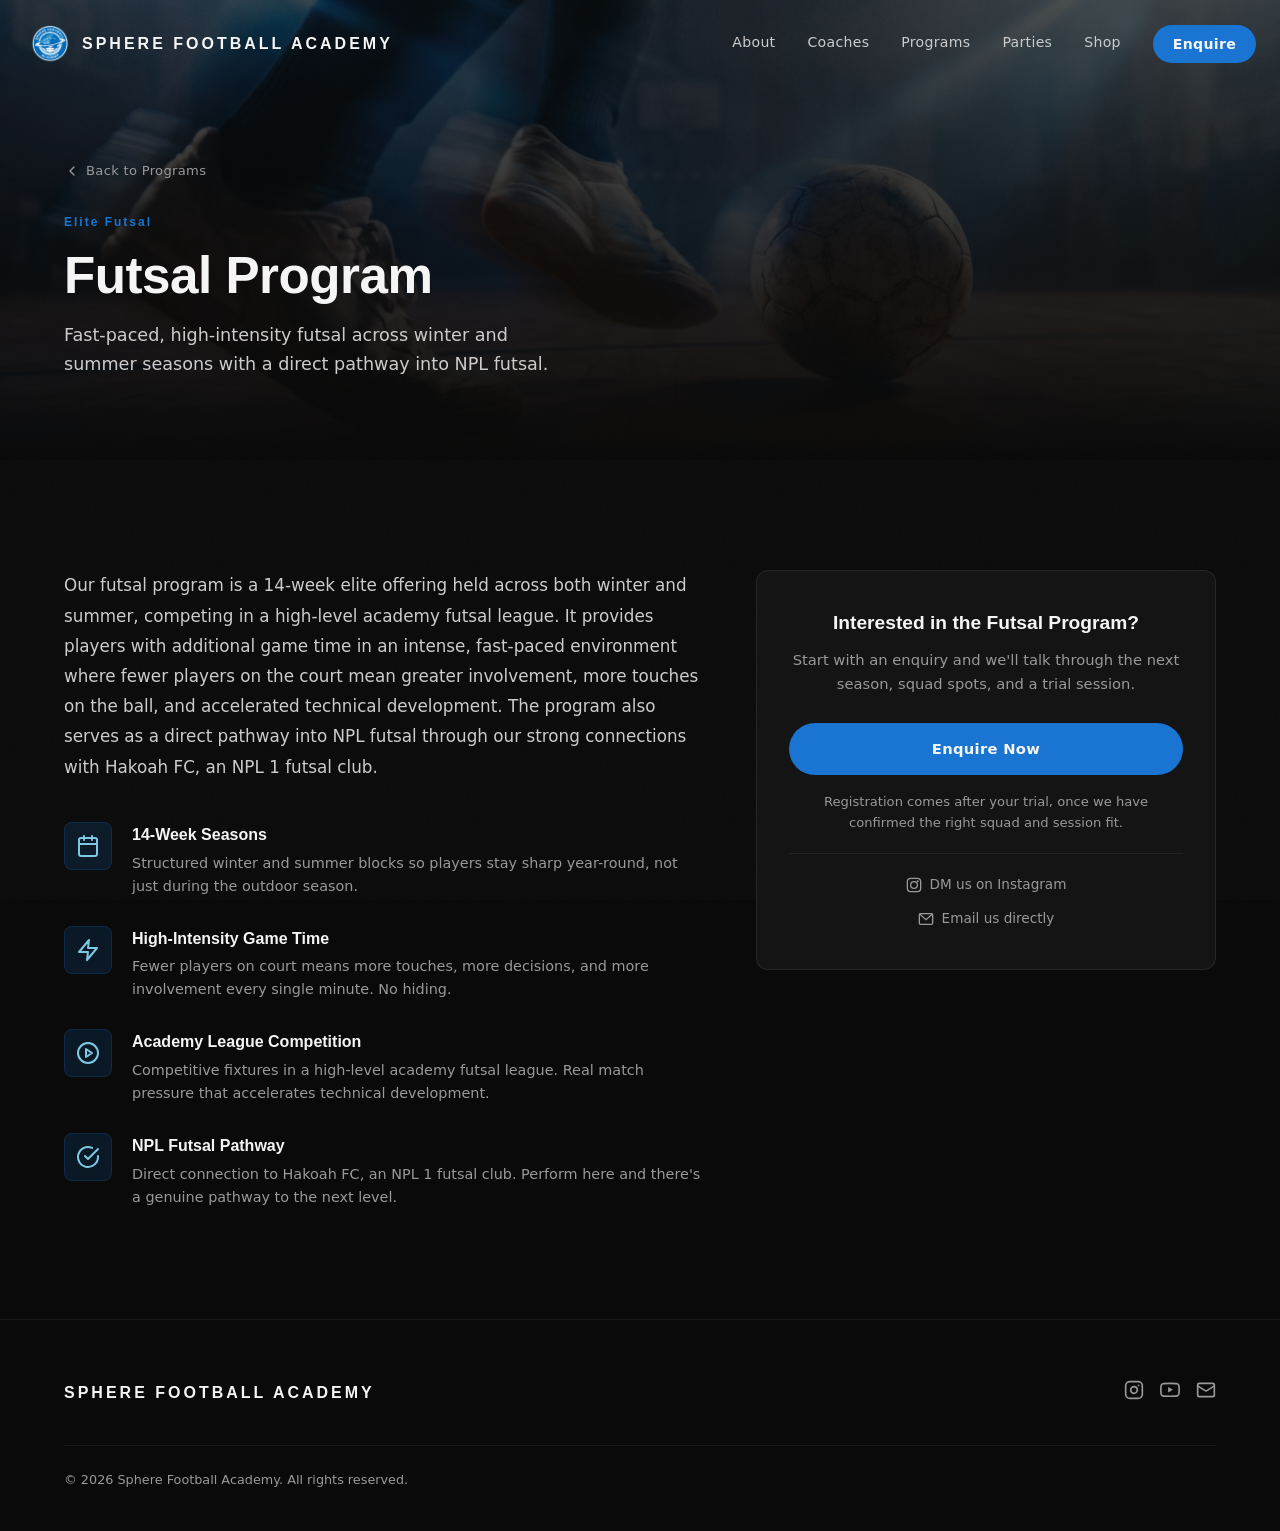
<file: futsal.html>
<!DOCTYPE html>
<html lang="en-AU">
<head>
  <meta charset="UTF-8">
  <meta name="viewport" content="width=device-width, initial-scale=1.0, viewport-fit=cover">
  <meta http-equiv="Content-Security-Policy" content="default-src 'self'; script-src 'self' 'unsafe-inline' https://cdn.jsdelivr.net; style-src 'self' 'unsafe-inline' https://fonts.googleapis.com; font-src 'self' https://fonts.gstatic.com; img-src 'self' data:; media-src 'self' https://videos.pexels.com; connect-src 'self' https://script.google.com https://script.googleusercontent.com; base-uri 'self'; form-action 'self'; object-src 'none'; upgrade-insecure-requests">
  <title>Futsal Program Sydney | NPL Futsal Pathway | Sphere Football Academy</title>
  <meta name="description" content="Sphere Football's 14-week elite futsal program in Sydney. Winter and summer seasons, academy league competition, and a direct pathway to NPL futsal through Hakoah FC.">
  <link rel="canonical" href="https://spherefootballacademy.com/futsal.html">

  <!-- Open Graph -->
  <meta property="og:type" content="website">
  <meta property="og:site_name" content="Sphere Football Academy">
  <meta property="og:title" content="Futsal Program Sydney | Sphere Football Academy">
  <meta property="og:description" content="14-week elite futsal program in Sydney. Winter and summer seasons, academy league competition, direct pathway to NPL futsal via Hakoah FC.">
  <meta property="og:url" content="https://spherefootballacademy.com/futsal.html">
  <meta property="og:image" content="https://spherefootballacademy.com/images/card-futsal.jpg">
  <meta property="og:locale" content="en_AU">

  <!-- Twitter -->
  <meta name="twitter:card" content="summary_large_image">
  <meta name="twitter:title" content="Futsal Program Sydney | Sphere Football Academy">
  <meta name="twitter:description" content="14-week elite futsal program. Direct pathway to NPL futsal through Hakoah FC.">
  <meta name="twitter:image" content="https://spherefootballacademy.com/images/card-futsal.jpg">

  <link rel="preconnect" href="https://fonts.googleapis.com">
  <link rel="preconnect" href="https://fonts.gstatic.com" crossorigin>
  <link href="https://fonts.googleapis.com/css2?family=Bebas+Neue&family=Inter:wght@400;500;600&family=Montserrat:wght@700;800;900&display=swap" rel="stylesheet">
  <link rel="icon" type="image/png" href="favicon.png">
  <link rel="stylesheet" href="style.css">

  <!-- Structured data -->
  <script type="application/ld+json">
  {
    "@context": "https://schema.org",
    "@type": "Service",
    "name": "Elite Futsal Program",
    "serviceType": "Futsal academy program",
    "url": "https://spherefootballacademy.com/futsal.html",
    "description": "14-week elite futsal program across winter and summer seasons in Sydney. Academy league competition with a direct NPL futsal pathway via Hakoah FC.",
    "areaServed": {"@type": "City", "name": "Sydney"},
    "provider": {"@id": "https://spherefootballacademy.com/#org"}
  }
  </script>
</head>
<body>

  <!-- Nav -->
  <nav class="nav scrolled" id="nav">
    <div class="nav-inner">
      <a href="index.html" class="nav-logo">
        <img src="logo.png" alt="Sphere Football Academy" class="nav-logo-img">
        <span class="nav-logo-text">SPHERE FOOTBALL <br class="nav-logo-break">ACADEMY</span>
      </a>
      <ul class="nav-links">
        <li><a href="index.html#about"><span class="nav-label"><span data-text="About">About</span></span></a></li>
        <li><a href="index.html#coaches"><span class="nav-label"><span data-text="Coaches">Coaches</span></span></a></li>
        <li><a href="index.html#services"><span class="nav-label"><span data-text="Programs">Programs</span></span></a></li>
        <li><a href="birthday.html"><span class="nav-label"><span data-text="Parties">Parties</span></span></a></li>
        <li><a href="shop.html"><span class="nav-label"><span data-text="Shop">Shop</span></span></a></li>
        <li><a href="index.html#contact" class="nav-cta">Enquire</a></li>
      </ul>
      <button class="nav-toggle" id="nav-toggle" aria-label="Toggle menu">
        <span></span>
        <span></span>
        <span></span>
      </button>
    </div>
  </nav>

  <!-- Page Hero -->
  <section class="page-hero">
    <div class="page-hero-bg" style="background-image: url('images/card-futsal.jpg');"></div>
    <div class="page-hero-overlay"></div>
    <div class="container">
      <div class="page-hero-content">
        <a href="index.html#services" class="page-back">
          <svg width="16" height="16" viewBox="0 0 24 24" fill="none" stroke="currentColor" stroke-width="2" stroke-linecap="round" stroke-linejoin="round"><polyline points="15 18 9 12 15 6"/></svg>
          Back to Programs
        </a>
        <span class="label-tag">Elite Futsal</span>
        <h1 class="page-hero-title">Futsal Program</h1>
        <p class="page-hero-sub">Fast-paced, high-intensity futsal across winter and summer seasons with a direct pathway into NPL futsal.</p>
      </div>
    </div>
  </section>

  <!-- Program Detail -->
  <section class="section" id="program">
    <div class="container">
      <div class="program-layout">
        <div class="program-info reveal">
          <p class="program-lead">Our futsal program is a 14-week elite offering held across both winter and summer, competing in a high-level academy futsal league. It provides players with additional game time in an intense, fast-paced environment where fewer players on the court mean greater involvement, more touches on the ball, and accelerated technical development. The program also serves as a direct pathway into NPL futsal through our strong connections with Hakoah FC, an NPL 1 futsal club.</p>
          <div class="program-features">
            <div class="program-feature">
              <div class="program-feature-icon">
                <svg width="24" height="24" viewBox="0 0 24 24" fill="none" stroke="currentColor" stroke-width="2" stroke-linecap="round" stroke-linejoin="round"><rect x="3" y="4" width="18" height="18" rx="2"/><line x1="16" y1="2" x2="16" y2="6"/><line x1="8" y1="2" x2="8" y2="6"/><line x1="3" y1="10" x2="21" y2="10"/></svg>
              </div>
              <div>
                <h4 class="program-feature-title">14-Week Seasons</h4>
                <p class="program-feature-text">Structured winter and summer blocks so players stay sharp year-round, not just during the outdoor season.</p>
              </div>
            </div>
            <div class="program-feature">
              <div class="program-feature-icon">
                <svg width="24" height="24" viewBox="0 0 24 24" fill="none" stroke="currentColor" stroke-width="2" stroke-linecap="round" stroke-linejoin="round"><polygon points="13 2 3 14 12 14 11 22 21 10 12 10 13 2"/></svg>
              </div>
              <div>
                <h4 class="program-feature-title">High-Intensity Game Time</h4>
                <p class="program-feature-text">Fewer players on court means more touches, more decisions, and more involvement every single minute. No hiding.</p>
              </div>
            </div>
            <div class="program-feature">
              <div class="program-feature-icon">
                <svg width="24" height="24" viewBox="0 0 24 24" fill="none" stroke="currentColor" stroke-width="2" stroke-linecap="round" stroke-linejoin="round"><circle cx="12" cy="12" r="10"/><polygon points="10 8 16 12 10 16 10 8"/></svg>
              </div>
              <div>
                <h4 class="program-feature-title">Academy League Competition</h4>
                <p class="program-feature-text">Competitive fixtures in a high-level academy futsal league. Real match pressure that accelerates technical development.</p>
              </div>
            </div>
            <div class="program-feature">
              <div class="program-feature-icon">
                <svg width="24" height="24" viewBox="0 0 24 24" fill="none" stroke="currentColor" stroke-width="2" stroke-linecap="round" stroke-linejoin="round"><path d="M22 11.08V12a10 10 0 1 1-5.93-9.14"/><polyline points="22 4 12 14.01 9 11.01"/></svg>
              </div>
              <div>
                <h4 class="program-feature-title">NPL Futsal Pathway</h4>
                <p class="program-feature-text">Direct connection to Hakoah FC, an NPL 1 futsal club. Perform here and there's a genuine pathway to the next level.</p>
              </div>
            </div>
          </div>
        </div>
        <div class="program-cta-card reveal">
          <div class="program-cta-inner">
            <h3 class="program-cta-title">Interested in the Futsal Program?</h3>
            <p class="program-cta-text">Start with an enquiry and we'll talk through the next season, squad spots, and a trial session.</p>
            <a href="index.html?program=futsal#contact" class="btn btn-primary btn-full">Enquire Now</a>
            <p class="program-cta-note">Registration comes after your trial, once we have confirmed the right squad and session fit.</p>
            <div class="program-cta-links">
              <a href="https://www.instagram.com/sphere.football/" target="_blank" rel="noopener" class="program-cta-link">
                <svg width="16" height="16" viewBox="0 0 24 24" fill="none" stroke="currentColor" stroke-width="2"><rect x="2" y="2" width="20" height="20" rx="5"/><circle cx="12" cy="12" r="5"/><circle cx="17.5" cy="6.5" r="1.5" fill="currentColor" stroke="none"/></svg>
                DM us on Instagram
              </a>
              <a href="mailto:academy@spherefootballacademy.com" class="program-cta-link">
                <svg width="16" height="16" viewBox="0 0 24 24" fill="none" stroke="currentColor" stroke-width="2"><rect x="2" y="4" width="20" height="16" rx="2"/><polyline points="22,4 12,13 2,4"/></svg>
                Email us directly
              </a>
            </div>
          </div>
        </div>
      </div>
    </div>
  </section>

  <!-- Footer -->
  <footer class="footer">
    <div class="container">
      <div class="footer-inner">
        <div class="footer-brand">
          <span class="nav-logo">SPHERE FOOTBALL ACADEMY</span>
        </div>
        <div class="footer-links">
          <a href="https://www.instagram.com/sphere.football/" target="_blank" rel="noopener" aria-label="Instagram">
            <svg width="20" height="20" viewBox="0 0 24 24" fill="none" stroke="currentColor" stroke-width="2" stroke-linecap="round" stroke-linejoin="round"><rect x="2" y="2" width="20" height="20" rx="5" ry="5"/><path d="M16 11.37A4 4 0 1 1 12.63 8 4 4 0 0 1 16 11.37z"/><line x1="17.5" y1="6.5" x2="17.51" y2="6.5"/></svg>
          </a>
          <a href="https://www.youtube.com/@SphereFootball" target="_blank" rel="noopener" aria-label="YouTube">
            <svg width="20" height="20" viewBox="0 0 24 24" fill="none" stroke="currentColor" stroke-width="2" stroke-linecap="round" stroke-linejoin="round"><path d="M22.54 6.42a2.78 2.78 0 0 0-1.94-2C18.88 4 12 4 12 4s-6.88 0-8.6.46a2.78 2.78 0 0 0-1.94 2A29 29 0 0 0 1 11.75a29 29 0 0 0 .46 5.33A2.78 2.78 0 0 0 3.4 19c1.72.46 8.6.46 8.6.46s6.88 0 8.6-.46a2.78 2.78 0 0 0 1.94-2 29 29 0 0 0 .46-5.25 29 29 0 0 0-.46-5.33z"/><polygon points="9.75 15.02 15.5 11.75 9.75 8.48 9.75 15.02" fill="currentColor" stroke="none"/></svg>
          </a>
          <a href="mailto:academy@spherefootballacademy.com" aria-label="Email">
            <svg width="20" height="20" viewBox="0 0 24 24" fill="none" stroke="currentColor" stroke-width="2" stroke-linecap="round" stroke-linejoin="round"><rect x="2" y="4" width="20" height="16" rx="2"/><path d="m22 7-8.97 5.7a1.94 1.94 0 0 1-2.06 0L2 7"/></svg>
          </a>
        </div>
      </div>
      <div class="footer-bottom">
        <p>&copy; 2026 Sphere Football Academy. All rights reserved.</p>
      </div>
    </div>
  </footer>

  <script src="script.js"></script>
</body>
</html>
</file>
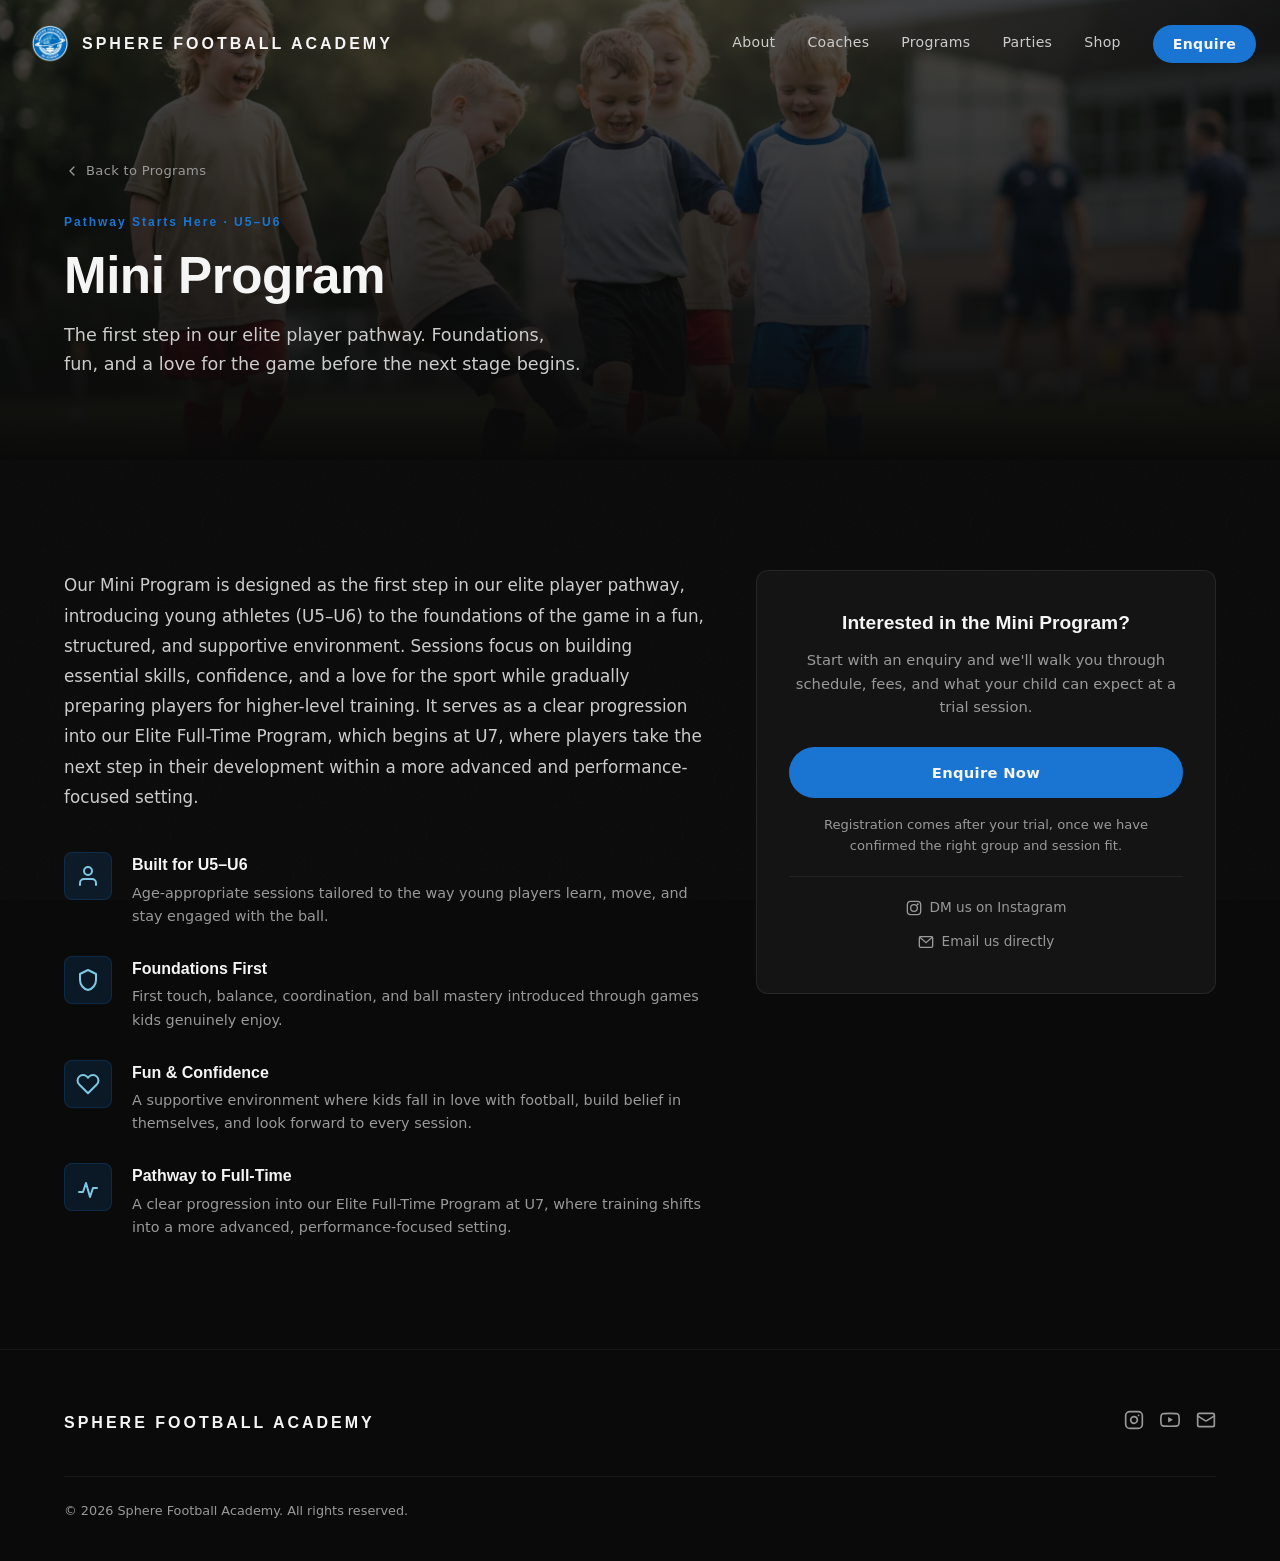
<file: mini.html>
<!DOCTYPE html>
<html lang="en-AU">
<head>
  <meta charset="UTF-8">
  <meta name="viewport" content="width=device-width, initial-scale=1.0, viewport-fit=cover">
  <meta http-equiv="Content-Security-Policy" content="default-src 'self'; script-src 'self' 'unsafe-inline' https://cdn.jsdelivr.net; style-src 'self' 'unsafe-inline' https://fonts.googleapis.com; font-src 'self' https://fonts.gstatic.com; img-src 'self' data:; media-src 'self' https://videos.pexels.com; connect-src 'self' https://script.google.com https://script.googleusercontent.com; base-uri 'self'; form-action 'self'; object-src 'none'; upgrade-insecure-requests">
  <title>Mini Football Program Sydney U5–U6 | Sphere Football Academy</title>
  <meta name="description" content="Sphere Football's Mini Program for U5–U6 kids in Sydney. The first step in our elite player pathway, building foundations, confidence and a love for the game before the Full-Time Program at U7.">
  <link rel="canonical" href="https://spherefootballacademy.com/mini.html">

  <!-- Open Graph -->
  <meta property="og:type" content="website">
  <meta property="og:site_name" content="Sphere Football Academy">
  <meta property="og:title" content="Mini Football Program Sydney U5–U6 | Sphere Football Academy">
  <meta property="og:description" content="Football for U5–U6 kids in Sydney. Foundations, confidence, and a love for the game. The first step in our elite player pathway.">
  <meta property="og:url" content="https://spherefootballacademy.com/mini.html">
  <meta property="og:image" content="https://spherefootballacademy.com/images/card-minis.jpg">
  <meta property="og:locale" content="en_AU">

  <!-- Twitter -->
  <meta name="twitter:card" content="summary_large_image">
  <meta name="twitter:title" content="Mini Football Program Sydney U5–U6 | Sphere Football Academy">
  <meta name="twitter:description" content="Football for U5–U6 kids in Sydney. Foundations, confidence and a love for the game.">
  <meta name="twitter:image" content="https://spherefootballacademy.com/images/card-minis.jpg">

  <link rel="preconnect" href="https://fonts.googleapis.com">
  <link rel="preconnect" href="https://fonts.gstatic.com" crossorigin>
  <link href="https://fonts.googleapis.com/css2?family=Bebas+Neue&family=Inter:wght@400;500;600&family=Montserrat:wght@700;800;900&display=swap" rel="stylesheet">
  <link rel="icon" type="image/png" href="favicon.png">
  <link rel="stylesheet" href="style.css">

  <!-- Structured data -->
  <script type="application/ld+json">
  {
    "@context": "https://schema.org",
    "@type": "Service",
    "name": "Mini Football Program (U5–U6)",
    "serviceType": "Mini football coaching for U5–U6",
    "url": "https://spherefootballacademy.com/mini.html",
    "description": "Age-appropriate football sessions for U5–U6 kids in Sydney. Builds first touch, balance, coordination and confidence as the entry point into the Sphere Football pathway.",
    "areaServed": {"@type": "City", "name": "Sydney"},
    "audience": {"@type": "PeopleAudience", "suggestedMinAge": 5, "suggestedMaxAge": 6},
    "provider": {"@id": "https://spherefootballacademy.com/#org"}
  }
  </script>
</head>
<body>

  <!-- Nav -->
  <nav class="nav scrolled" id="nav">
    <div class="nav-inner">
      <a href="index.html" class="nav-logo">
        <img src="logo.png" alt="Sphere Football Academy" class="nav-logo-img">
        <span class="nav-logo-text">SPHERE FOOTBALL <br class="nav-logo-break">ACADEMY</span>
      </a>
      <ul class="nav-links">
        <li><a href="index.html#about"><span class="nav-label"><span data-text="About">About</span></span></a></li>
        <li><a href="index.html#coaches"><span class="nav-label"><span data-text="Coaches">Coaches</span></span></a></li>
        <li><a href="index.html#services"><span class="nav-label"><span data-text="Programs">Programs</span></span></a></li>
        <li><a href="birthday.html"><span class="nav-label"><span data-text="Parties">Parties</span></span></a></li>
        <li><a href="shop.html"><span class="nav-label"><span data-text="Shop">Shop</span></span></a></li>
        <li><a href="index.html#contact" class="nav-cta">Enquire</a></li>
      </ul>
      <button class="nav-toggle" id="nav-toggle" aria-label="Toggle menu">
        <span></span>
        <span></span>
        <span></span>
      </button>
    </div>
  </nav>

  <!-- Page Hero -->
  <section class="page-hero">
    <div class="page-hero-bg" style="background-image: url('images/card-minis.jpg');"></div>
    <div class="page-hero-overlay"></div>
    <div class="container">
      <div class="page-hero-content">
        <a href="index.html#services" class="page-back">
          <svg width="16" height="16" viewBox="0 0 24 24" fill="none" stroke="currentColor" stroke-width="2" stroke-linecap="round" stroke-linejoin="round"><polyline points="15 18 9 12 15 6"/></svg>
          Back to Programs
        </a>
        <span class="label-tag">Pathway Starts Here · U5–U6</span>
        <h1 class="page-hero-title">Mini Program</h1>
        <p class="page-hero-sub">The first step in our elite player pathway. Foundations, fun, and a love for the game before the next stage begins.</p>
      </div>
    </div>
  </section>

  <!-- Program Detail -->
  <section class="section" id="program">
    <div class="container">
      <div class="program-layout">
        <div class="program-info reveal">
          <p class="program-lead">Our Mini Program is designed as the first step in our elite player pathway, introducing young athletes (U5–U6) to the foundations of the game in a fun, structured, and supportive environment. Sessions focus on building essential skills, confidence, and a love for the sport while gradually preparing players for higher-level training. It serves as a clear progression into our Elite Full-Time Program, which begins at U7, where players take the next step in their development within a more advanced and performance-focused setting.</p>
          <div class="program-features">
            <div class="program-feature">
              <div class="program-feature-icon">
                <svg width="24" height="24" viewBox="0 0 24 24" fill="none" stroke="currentColor" stroke-width="2" stroke-linecap="round" stroke-linejoin="round"><path d="M20 21v-2a4 4 0 0 0-4-4H8a4 4 0 0 0-4 4v2"/><circle cx="12" cy="7" r="4"/></svg>
              </div>
              <div>
                <h4 class="program-feature-title">Built for U5–U6</h4>
                <p class="program-feature-text">Age-appropriate sessions tailored to the way young players learn, move, and stay engaged with the ball.</p>
              </div>
            </div>
            <div class="program-feature">
              <div class="program-feature-icon">
                <svg width="24" height="24" viewBox="0 0 24 24" fill="none" stroke="currentColor" stroke-width="2" stroke-linecap="round" stroke-linejoin="round"><path d="M12 2 4 6v6c0 5 3.5 9 8 10 4.5-1 8-5 8-10V6l-8-4Z"/></svg>
              </div>
              <div>
                <h4 class="program-feature-title">Foundations First</h4>
                <p class="program-feature-text">First touch, balance, coordination, and ball mastery introduced through games kids genuinely enjoy.</p>
              </div>
            </div>
            <div class="program-feature">
              <div class="program-feature-icon">
                <svg width="24" height="24" viewBox="0 0 24 24" fill="none" stroke="currentColor" stroke-width="2" stroke-linecap="round" stroke-linejoin="round"><path d="M20.84 4.61a5.5 5.5 0 0 0-7.78 0L12 5.67l-1.06-1.06a5.5 5.5 0 0 0-7.78 7.78l1.06 1.06L12 21.23l7.78-7.78 1.06-1.06a5.5 5.5 0 0 0 0-7.78Z"/></svg>
              </div>
              <div>
                <h4 class="program-feature-title">Fun &amp; Confidence</h4>
                <p class="program-feature-text">A supportive environment where kids fall in love with football, build belief in themselves, and look forward to every session.</p>
              </div>
            </div>
            <div class="program-feature">
              <div class="program-feature-icon">
                <svg width="24" height="24" viewBox="0 0 24 24" fill="none" stroke="currentColor" stroke-width="2" stroke-linecap="round" stroke-linejoin="round"><path d="M3 17h4l3-9 4 14 3-9h4"/></svg>
              </div>
              <div>
                <h4 class="program-feature-title">Pathway to Full-Time</h4>
                <p class="program-feature-text">A clear progression into our Elite Full-Time Program at U7, where training shifts into a more advanced, performance-focused setting.</p>
              </div>
            </div>
          </div>
        </div>
        <div class="program-cta-card reveal">
          <div class="program-cta-inner">
            <h3 class="program-cta-title">Interested in the Mini Program?</h3>
            <p class="program-cta-text">Start with an enquiry and we'll walk you through schedule, fees, and what your child can expect at a trial session.</p>
            <a href="index.html?program=mini#contact" class="btn btn-primary btn-full">Enquire Now</a>
            <p class="program-cta-note">Registration comes after your trial, once we have confirmed the right group and session fit.</p>
            <div class="program-cta-links">
              <a href="https://www.instagram.com/sphere.football/" target="_blank" rel="noopener" class="program-cta-link">
                <svg width="16" height="16" viewBox="0 0 24 24" fill="none" stroke="currentColor" stroke-width="2"><rect x="2" y="2" width="20" height="20" rx="5"/><circle cx="12" cy="12" r="5"/><circle cx="17.5" cy="6.5" r="1.5" fill="currentColor" stroke="none"/></svg>
                DM us on Instagram
              </a>
              <a href="mailto:academy@spherefootballacademy.com" class="program-cta-link">
                <svg width="16" height="16" viewBox="0 0 24 24" fill="none" stroke="currentColor" stroke-width="2"><rect x="2" y="4" width="20" height="16" rx="2"/><polyline points="22,4 12,13 2,4"/></svg>
                Email us directly
              </a>
            </div>
          </div>
        </div>
      </div>
    </div>
  </section>

  <!-- Footer -->
  <footer class="footer">
    <div class="container">
      <div class="footer-inner">
        <div class="footer-brand">
          <span class="nav-logo">SPHERE FOOTBALL ACADEMY</span>
        </div>
        <div class="footer-links">
          <a href="https://www.instagram.com/sphere.football/" target="_blank" rel="noopener" aria-label="Instagram">
            <svg width="20" height="20" viewBox="0 0 24 24" fill="none" stroke="currentColor" stroke-width="2" stroke-linecap="round" stroke-linejoin="round"><rect x="2" y="2" width="20" height="20" rx="5" ry="5"/><path d="M16 11.37A4 4 0 1 1 12.63 8 4 4 0 0 1 16 11.37z"/><line x1="17.5" y1="6.5" x2="17.51" y2="6.5"/></svg>
          </a>
          <a href="https://www.youtube.com/@SphereFootball" target="_blank" rel="noopener" aria-label="YouTube">
            <svg width="20" height="20" viewBox="0 0 24 24" fill="none" stroke="currentColor" stroke-width="2" stroke-linecap="round" stroke-linejoin="round"><path d="M22.54 6.42a2.78 2.78 0 0 0-1.94-2C18.88 4 12 4 12 4s-6.88 0-8.6.46a2.78 2.78 0 0 0-1.94 2A29 29 0 0 0 1 11.75a29 29 0 0 0 .46 5.33A2.78 2.78 0 0 0 3.4 19c1.72.46 8.6.46 8.6.46s6.88 0 8.6-.46a2.78 2.78 0 0 0 1.94-2 29 29 0 0 0 .46-5.25 29 29 0 0 0-.46-5.33z"/><polygon points="9.75 15.02 15.5 11.75 9.75 8.48 9.75 15.02" fill="currentColor" stroke="none"/></svg>
          </a>
          <a href="mailto:academy@spherefootballacademy.com" aria-label="Email">
            <svg width="20" height="20" viewBox="0 0 24 24" fill="none" stroke="currentColor" stroke-width="2" stroke-linecap="round" stroke-linejoin="round"><rect x="2" y="4" width="20" height="16" rx="2"/><path d="m22 7-8.97 5.7a1.94 1.94 0 0 1-2.06 0L2 7"/></svg>
          </a>
        </div>
      </div>
      <div class="footer-bottom">
        <p>&copy; 2026 Sphere Football Academy. All rights reserved.</p>
      </div>
    </div>
  </footer>

  <script src="script.js"></script>
</body>
</html>
</file>
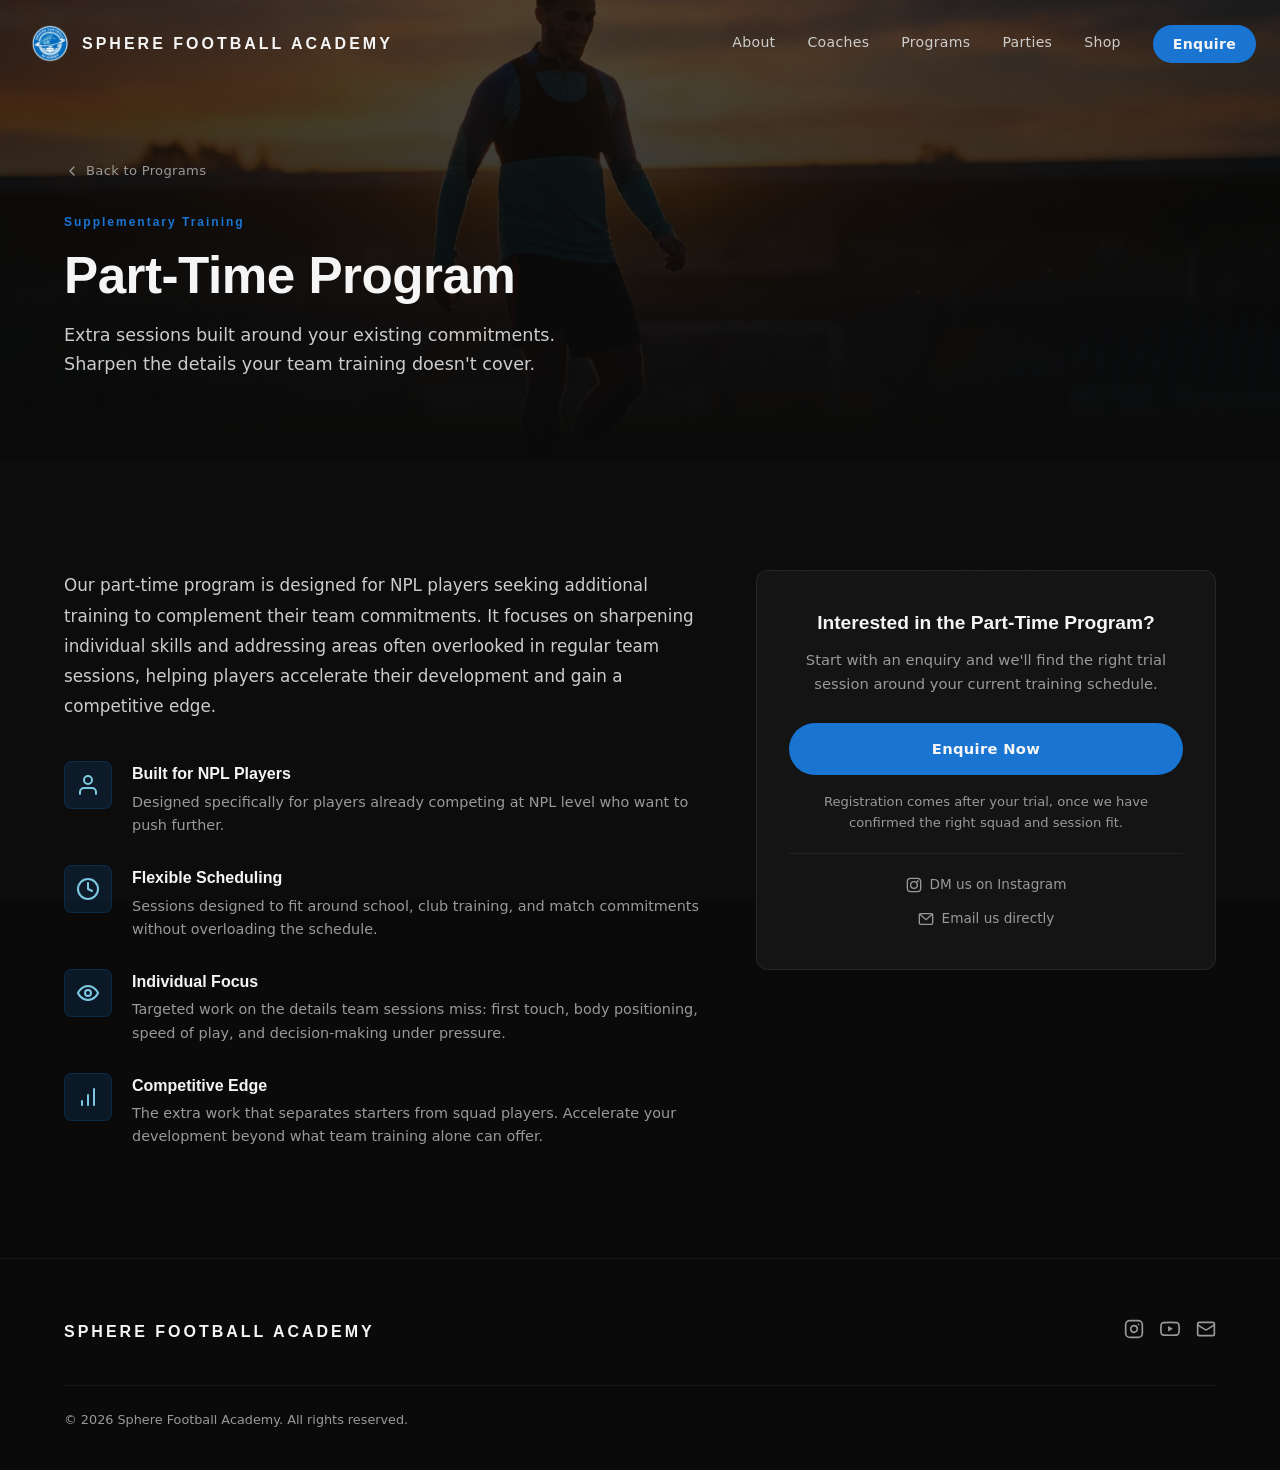
<file: parttime.html>
<!DOCTYPE html>
<html lang="en-AU">
<head>
  <meta charset="UTF-8">
  <meta name="viewport" content="width=device-width, initial-scale=1.0, viewport-fit=cover">
  <meta http-equiv="Content-Security-Policy" content="default-src 'self'; script-src 'self' 'unsafe-inline' https://cdn.jsdelivr.net; style-src 'self' 'unsafe-inline' https://fonts.googleapis.com; font-src 'self' https://fonts.gstatic.com; img-src 'self' data:; media-src 'self' https://videos.pexels.com; connect-src 'self' https://script.google.com https://script.googleusercontent.com; base-uri 'self'; form-action 'self'; object-src 'none'; upgrade-insecure-requests">
  <title>Part-Time Football Program Sydney | NPL Supplementary Training | Sphere Football</title>
  <meta name="description" content="Sphere Football's part-time program for Sydney NPL players. Supplementary training in Tempe to sharpen individual skills, address gaps in team training, and gain a competitive edge.">
  <link rel="canonical" href="https://spherefootballacademy.com/parttime.html">

  <!-- Open Graph -->
  <meta property="og:type" content="website">
  <meta property="og:site_name" content="Sphere Football Academy">
  <meta property="og:title" content="Part-Time Football Program Sydney | Sphere Football Academy">
  <meta property="og:description" content="Supplementary training for NPL players in Sydney. Sharpen individual skills, address gaps in team training, and gain a competitive edge.">
  <meta property="og:url" content="https://spherefootballacademy.com/parttime.html">
  <meta property="og:image" content="https://spherefootballacademy.com/images/card-parttime.jpg">
  <meta property="og:locale" content="en_AU">

  <!-- Twitter -->
  <meta name="twitter:card" content="summary_large_image">
  <meta name="twitter:title" content="Part-Time Football Program Sydney | Sphere Football Academy">
  <meta name="twitter:description" content="Supplementary training for NPL players in Sydney. Sharpen individual skills and gain a competitive edge.">
  <meta name="twitter:image" content="https://spherefootballacademy.com/images/card-parttime.jpg">

  <link rel="preconnect" href="https://fonts.googleapis.com">
  <link rel="preconnect" href="https://fonts.gstatic.com" crossorigin>
  <link href="https://fonts.googleapis.com/css2?family=Bebas+Neue&family=Inter:wght@400;500;600&family=Montserrat:wght@700;800;900&display=swap" rel="stylesheet">
  <link rel="icon" type="image/png" href="favicon.png">
  <link rel="stylesheet" href="style.css">

  <!-- Structured data -->
  <script type="application/ld+json">
  {
    "@context": "https://schema.org",
    "@type": "Service",
    "name": "Part-Time Football Program",
    "serviceType": "Supplementary football training for NPL players",
    "url": "https://spherefootballacademy.com/parttime.html",
    "description": "Part-time football training in Sydney designed for NPL players. Targeted work on first touch, body positioning, speed of play and decision-making. Fits around school and club training.",
    "areaServed": {"@type": "City", "name": "Sydney"},
    "provider": {"@id": "https://spherefootballacademy.com/#org"}
  }
  </script>
</head>
<body>

  <!-- Nav -->
  <nav class="nav scrolled" id="nav">
    <div class="nav-inner">
      <a href="index.html" class="nav-logo">
        <img src="logo.png" alt="Sphere Football Academy" class="nav-logo-img">
        <span class="nav-logo-text">SPHERE FOOTBALL <br class="nav-logo-break">ACADEMY</span>
      </a>
      <ul class="nav-links">
        <li><a href="index.html#about"><span class="nav-label"><span data-text="About">About</span></span></a></li>
        <li><a href="index.html#coaches"><span class="nav-label"><span data-text="Coaches">Coaches</span></span></a></li>
        <li><a href="index.html#services"><span class="nav-label"><span data-text="Programs">Programs</span></span></a></li>
        <li><a href="birthday.html"><span class="nav-label"><span data-text="Parties">Parties</span></span></a></li>
        <li><a href="shop.html"><span class="nav-label"><span data-text="Shop">Shop</span></span></a></li>
        <li><a href="index.html#contact" class="nav-cta">Enquire</a></li>
      </ul>
      <button class="nav-toggle" id="nav-toggle" aria-label="Toggle menu">
        <span></span>
        <span></span>
        <span></span>
      </button>
    </div>
  </nav>

  <!-- Page Hero -->
  <section class="page-hero">
    <div class="page-hero-bg" style="background-image: url('images/card-parttime.jpg');"></div>
    <div class="page-hero-overlay"></div>
    <div class="container">
      <div class="page-hero-content">
        <a href="index.html#services" class="page-back">
          <svg width="16" height="16" viewBox="0 0 24 24" fill="none" stroke="currentColor" stroke-width="2" stroke-linecap="round" stroke-linejoin="round"><polyline points="15 18 9 12 15 6"/></svg>
          Back to Programs
        </a>
        <span class="label-tag">Supplementary Training</span>
        <h1 class="page-hero-title">Part-Time Program</h1>
        <p class="page-hero-sub">Extra sessions built around your existing commitments. Sharpen the details your team training doesn't cover.</p>
      </div>
    </div>
  </section>

  <!-- Program Detail -->
  <section class="section" id="program">
    <div class="container">
      <div class="program-layout">
        <div class="program-info reveal">
          <p class="program-lead">Our part-time program is designed for NPL players seeking additional training to complement their team commitments. It focuses on sharpening individual skills and addressing areas often overlooked in regular team sessions, helping players accelerate their development and gain a competitive edge.</p>
          <div class="program-features">
            <div class="program-feature">
              <div class="program-feature-icon">
                <svg width="24" height="24" viewBox="0 0 24 24" fill="none" stroke="currentColor" stroke-width="2" stroke-linecap="round" stroke-linejoin="round"><path d="M20 21v-2a4 4 0 0 0-4-4H8a4 4 0 0 0-4 4v2"/><circle cx="12" cy="7" r="4"/></svg>
              </div>
              <div>
                <h4 class="program-feature-title">Built for NPL Players</h4>
                <p class="program-feature-text">Designed specifically for players already competing at NPL level who want to push further.</p>
              </div>
            </div>
            <div class="program-feature">
              <div class="program-feature-icon">
                <svg width="24" height="24" viewBox="0 0 24 24" fill="none" stroke="currentColor" stroke-width="2" stroke-linecap="round" stroke-linejoin="round"><circle cx="12" cy="12" r="10"/><polyline points="12 6 12 12 16 14"/></svg>
              </div>
              <div>
                <h4 class="program-feature-title">Flexible Scheduling</h4>
                <p class="program-feature-text">Sessions designed to fit around school, club training, and match commitments without overloading the schedule.</p>
              </div>
            </div>
            <div class="program-feature">
              <div class="program-feature-icon">
                <svg width="24" height="24" viewBox="0 0 24 24" fill="none" stroke="currentColor" stroke-width="2" stroke-linecap="round" stroke-linejoin="round"><path d="M2 12s3-7 10-7 10 7 10 7-3 7-10 7-10-7-10-7Z"/><circle cx="12" cy="12" r="3"/></svg>
              </div>
              <div>
                <h4 class="program-feature-title">Individual Focus</h4>
                <p class="program-feature-text">Targeted work on the details team sessions miss: first touch, body positioning, speed of play, and decision-making under pressure.</p>
              </div>
            </div>
            <div class="program-feature">
              <div class="program-feature-icon">
                <svg width="24" height="24" viewBox="0 0 24 24" fill="none" stroke="currentColor" stroke-width="2" stroke-linecap="round" stroke-linejoin="round"><line x1="12" y1="20" x2="12" y2="10"/><line x1="18" y1="20" x2="18" y2="4"/><line x1="6" y1="20" x2="6" y2="16"/></svg>
              </div>
              <div>
                <h4 class="program-feature-title">Competitive Edge</h4>
                <p class="program-feature-text">The extra work that separates starters from squad players. Accelerate your development beyond what team training alone can offer.</p>
              </div>
            </div>
          </div>
        </div>
        <div class="program-cta-card reveal">
          <div class="program-cta-inner">
            <h3 class="program-cta-title">Interested in the Part-Time Program?</h3>
            <p class="program-cta-text">Start with an enquiry and we'll find the right trial session around your current training schedule.</p>
            <a href="index.html?program=parttime#contact" class="btn btn-primary btn-full">Enquire Now</a>
            <p class="program-cta-note">Registration comes after your trial, once we have confirmed the right squad and session fit.</p>
            <div class="program-cta-links">
              <a href="https://www.instagram.com/sphere.football/" target="_blank" rel="noopener" class="program-cta-link">
                <svg width="16" height="16" viewBox="0 0 24 24" fill="none" stroke="currentColor" stroke-width="2"><rect x="2" y="2" width="20" height="20" rx="5"/><circle cx="12" cy="12" r="5"/><circle cx="17.5" cy="6.5" r="1.5" fill="currentColor" stroke="none"/></svg>
                DM us on Instagram
              </a>
              <a href="mailto:academy@spherefootballacademy.com" class="program-cta-link">
                <svg width="16" height="16" viewBox="0 0 24 24" fill="none" stroke="currentColor" stroke-width="2"><rect x="2" y="4" width="20" height="16" rx="2"/><polyline points="22,4 12,13 2,4"/></svg>
                Email us directly
              </a>
            </div>
          </div>
        </div>
      </div>
    </div>
  </section>

  <!-- Footer -->
  <footer class="footer">
    <div class="container">
      <div class="footer-inner">
        <div class="footer-brand">
          <span class="nav-logo">SPHERE FOOTBALL ACADEMY</span>
        </div>
        <div class="footer-links">
          <a href="https://www.instagram.com/sphere.football/" target="_blank" rel="noopener" aria-label="Instagram">
            <svg width="20" height="20" viewBox="0 0 24 24" fill="none" stroke="currentColor" stroke-width="2" stroke-linecap="round" stroke-linejoin="round"><rect x="2" y="2" width="20" height="20" rx="5" ry="5"/><path d="M16 11.37A4 4 0 1 1 12.63 8 4 4 0 0 1 16 11.37z"/><line x1="17.5" y1="6.5" x2="17.51" y2="6.5"/></svg>
          </a>
          <a href="https://www.youtube.com/@SphereFootball" target="_blank" rel="noopener" aria-label="YouTube">
            <svg width="20" height="20" viewBox="0 0 24 24" fill="none" stroke="currentColor" stroke-width="2" stroke-linecap="round" stroke-linejoin="round"><path d="M22.54 6.42a2.78 2.78 0 0 0-1.94-2C18.88 4 12 4 12 4s-6.88 0-8.6.46a2.78 2.78 0 0 0-1.94 2A29 29 0 0 0 1 11.75a29 29 0 0 0 .46 5.33A2.78 2.78 0 0 0 3.4 19c1.72.46 8.6.46 8.6.46s6.88 0 8.6-.46a2.78 2.78 0 0 0 1.94-2 29 29 0 0 0 .46-5.25 29 29 0 0 0-.46-5.33z"/><polygon points="9.75 15.02 15.5 11.75 9.75 8.48 9.75 15.02" fill="currentColor" stroke="none"/></svg>
          </a>
          <a href="mailto:academy@spherefootballacademy.com" aria-label="Email">
            <svg width="20" height="20" viewBox="0 0 24 24" fill="none" stroke="currentColor" stroke-width="2" stroke-linecap="round" stroke-linejoin="round"><rect x="2" y="4" width="20" height="16" rx="2"/><path d="m22 7-8.97 5.7a1.94 1.94 0 0 1-2.06 0L2 7"/></svg>
          </a>
        </div>
      </div>
      <div class="footer-bottom">
        <p>&copy; 2026 Sphere Football Academy. All rights reserved.</p>
      </div>
    </div>
  </footer>

  <script src="script.js"></script>
</body>
</html>
</file>
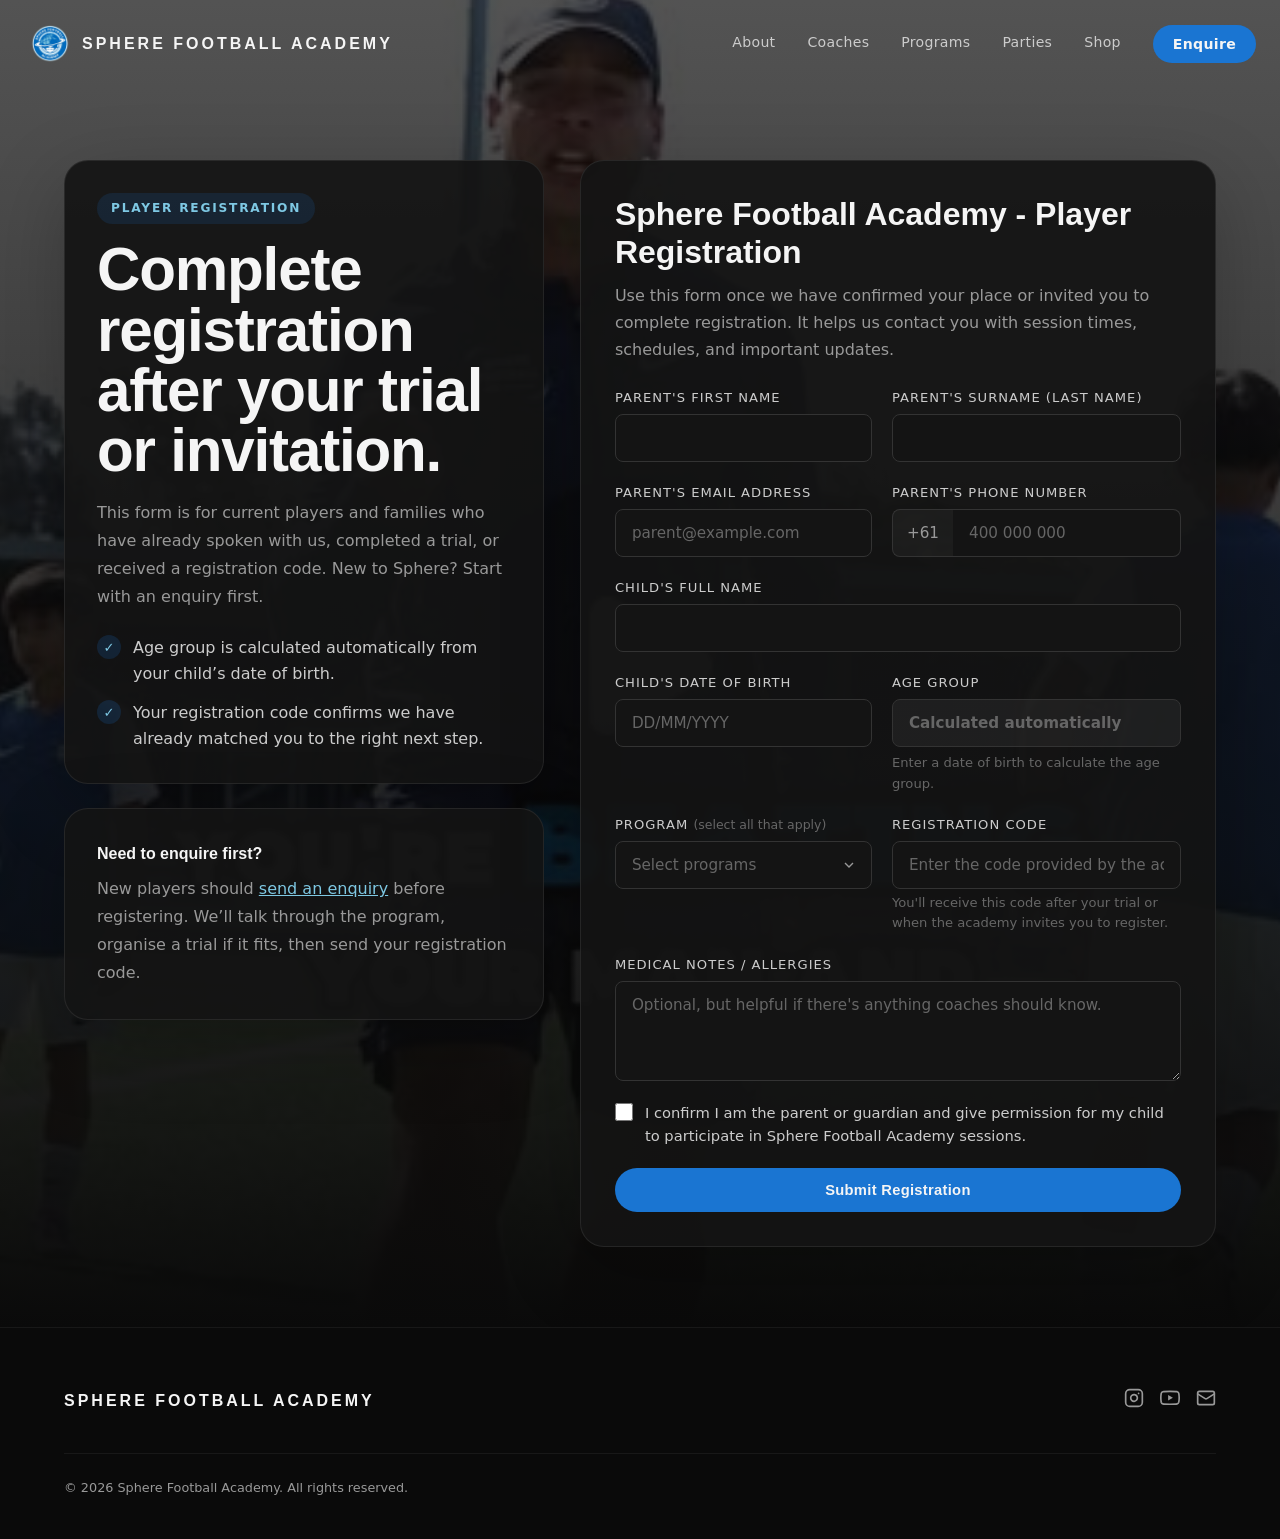
<file: register.html>
<!DOCTYPE html>
<html lang="en-AU">
<head>
  <meta charset="UTF-8">
  <meta name="viewport" content="width=device-width, initial-scale=1.0, viewport-fit=cover">
  <meta http-equiv="Content-Security-Policy" content="default-src 'self'; script-src 'self' 'unsafe-inline' https://cdn.jsdelivr.net; style-src 'self' 'unsafe-inline' https://fonts.googleapis.com; font-src 'self' https://fonts.gstatic.com; img-src 'self' data:; media-src 'self' https://videos.pexels.com; connect-src 'self' https://script.google.com https://script.googleusercontent.com; base-uri 'self'; form-action 'self'; object-src 'none'; upgrade-insecure-requests">
  <title>Player Registration | Sphere Football Academy</title>
  <meta name="description" content="Complete Sphere Football Academy player registration after your trial or academy invitation. Submit player details, calculate the right age group automatically, and get session updates sent straight to your inbox.">
  <link rel="canonical" href="https://spherefootballacademy.com/register.html">

  <meta property="og:type" content="website">
  <meta property="og:site_name" content="Sphere Football Academy">
  <meta property="og:title" content="Player Registration | Sphere Football Academy">
  <meta property="og:description" content="Complete Sphere Football Academy player registration after your trial or academy invitation.">
  <meta property="og:url" content="https://spherefootballacademy.com/register.html">
  <meta property="og:image" content="https://spherefootballacademy.com/images/team.jpg">
  <meta property="og:locale" content="en_AU">

  <meta name="twitter:card" content="summary_large_image">
  <meta name="twitter:title" content="Player Registration | Sphere Football Academy">
  <meta name="twitter:description" content="Complete Sphere Football Academy player registration after your trial or academy invitation.">
  <meta name="twitter:image" content="https://spherefootballacademy.com/images/team.jpg">

  <link rel="preconnect" href="https://fonts.googleapis.com">
  <link rel="preconnect" href="https://fonts.gstatic.com" crossorigin>
  <link href="https://fonts.googleapis.com/css2?family=Bebas+Neue&family=Inter:wght@400;500;600&family=Montserrat:wght@700;800;900&display=swap" rel="stylesheet">
  <link rel="icon" type="image/png" href="favicon.png">
  <link rel="stylesheet" href="style.css">

  <script type="application/ld+json">
  {
    "@context": "https://schema.org",
    "@type": "WebPage",
    "name": "Sphere Football Academy Player Registration",
    "url": "https://spherefootballacademy.com/register.html",
    "description": "Complete player registration with Sphere Football Academy after a trial or academy invitation.",
    "isPartOf": {
      "@id": "https://spherefootballacademy.com/#org"
    }
  }
  </script>
</head>
<body>

  <nav class="nav scrolled" id="nav">
    <div class="nav-inner">
      <a href="index.html" class="nav-logo">
        <img src="logo.png" alt="Sphere Football Academy" class="nav-logo-img">
        <span class="nav-logo-text">SPHERE FOOTBALL <br class="nav-logo-break">ACADEMY</span>
      </a>
      <ul class="nav-links">
        <li><a href="index.html#about"><span class="nav-label"><span data-text="About">About</span></span></a></li>
        <li><a href="index.html#coaches"><span class="nav-label"><span data-text="Coaches">Coaches</span></span></a></li>
        <li><a href="index.html#services"><span class="nav-label"><span data-text="Programs">Programs</span></span></a></li>
        <li><a href="birthday.html"><span class="nav-label"><span data-text="Parties">Parties</span></span></a></li>
        <li><a href="shop.html"><span class="nav-label"><span data-text="Shop">Shop</span></span></a></li>
        <li><a href="index.html#contact" class="nav-cta">Enquire</a></li>
      </ul>
      <button class="nav-toggle" id="nav-toggle" aria-label="Toggle menu">
        <span></span>
        <span></span>
        <span></span>
      </button>
    </div>
  </nav>

  <main class="register-page">
    <section class="page-hero register-shell">
      <div class="page-hero-bg" style="background-image: url('images/team.jpg');"></div>
      <div class="page-hero-overlay"></div>
      <div class="container">
        <div class="register-layout">
          <div class="register-sidebar">
            <div class="register-sidebar-card reveal">
              <span class="register-kicker">Player Registration</span>
              <h1 class="register-title">Complete registration after your trial or invitation.</h1>
              <p class="register-lead">This form is for current players and families who have already spoken with us, completed a trial, or received a registration code. New to Sphere? Start with an enquiry first.</p>
              <ul class="register-points">
                <li><span class="register-point-icon">✓</span><span>Age group is calculated automatically from your child’s date of birth.</span></li>
                <li><span class="register-point-icon">✓</span><span>Your registration code confirms we have already matched you to the right next step.</span></li>
              </ul>
            </div>

            <div class="register-sidebar-card register-callout reveal">
              <strong>Need to enquire first?</strong>
              <p>New players should <a href="index.html#contact">send an enquiry</a> before registering. We’ll talk through the program, organise a trial if it fits, then send your registration code.</p>
            </div>
          </div>

          <div class="register-shell reveal">
            <section class="register-form-card" id="registration-form-card">
              <div class="register-form-head">
                <h2>Sphere Football Academy - Player Registration</h2>
                <p>Use this form once we have confirmed your place or invited you to complete registration. It helps us contact you with session times, schedules, and important updates.</p>
              </div>

              <div class="register-status" id="registration-status" role="status" aria-live="polite"></div>

              <form class="form" id="registration-form" novalidate>
                <input type="hidden" id="mailing-group" name="mailingGroup">

                <!-- Honeypot: invisible to real users, bots fill it out -->
                <div class="form-hp" aria-hidden="true" tabindex="-1">
                  <label for="website-url">Website</label>
                  <input type="text" id="website-url" name="websiteUrl" autocomplete="off" tabindex="-1">
                </div>

                <div class="register-form-grid">
                  <div class="form-group">
                    <label for="parent-first-name">Parent's First Name</label>
                    <input type="text" id="parent-first-name" name="parentFirstName" required autocomplete="given-name">
                  </div>

                  <div class="form-group">
                    <label for="parent-surname">Parent's Surname (Last Name)</label>
                    <input type="text" id="parent-surname" name="parentSurname" required autocomplete="family-name">
                  </div>

                  <div class="form-group">
                    <label for="parent-email">Parent's Email Address</label>
                    <input type="email" id="parent-email" name="parentEmail" required autocomplete="email" inputmode="email" placeholder="parent@example.com">
                  </div>

                  <div class="form-group">
                    <label for="parent-phone">Parent's Phone Number</label>
                    <div class="input-prefixed">
                      <span class="input-prefix">+61</span>
                      <input type="tel" id="parent-phone" name="parentPhone" autocomplete="tel" inputmode="tel" placeholder="400 000 000">
                    </div>
                  </div>

                  <div class="form-group form-group-full">
                    <label for="child-full-name">Child's Full Name</label>
                    <input type="text" id="child-full-name" name="childFullName" required autocomplete="name">
                  </div>

                  <div class="form-group">
                    <label for="child-dob">Child's Date of Birth</label>
                    <input type="text" id="child-dob" name="childDateOfBirth" required autocomplete="bday" inputmode="numeric" placeholder="DD/MM/YYYY">
                  </div>

                  <div class="form-group">
                    <label for="age-group">Age Group</label>
                    <input type="text" id="age-group" name="ageGroup" class="register-readonly" required readonly placeholder="Calculated automatically">
                    <p class="register-age-note" id="age-group-note">Enter a date of birth to calculate the age group.</p>
                  </div>

                  <div class="form-group">
                    <label>Program <span class="form-label-hint">(select all that apply)</span></label>
                    <div class="multi-select" id="program-interest-group">
                      <button type="button" class="multi-select-trigger" id="program-trigger" aria-expanded="false">
                        <span class="multi-select-value">Select programs</span>
                      </button>
                      <div class="multi-select-dropdown" id="program-dropdown">
                        <label class="multi-select-option"><input type="checkbox" name="programInterest" value="Full-Time Program"><span>Full-Time Program</span></label>
                        <label class="multi-select-option"><input type="checkbox" name="programInterest" value="Part-Time Program"><span>Part-Time Program</span></label>
                        <label class="multi-select-option"><input type="checkbox" name="programInterest" value="Futsal Program"><span>Futsal Program</span></label>
                        <label class="multi-select-option"><input type="checkbox" name="programInterest" value="Mini Program"><span>Mini Program</span></label>
                      </div>
                    </div>
                  </div>

                  <div class="form-group">
                    <label for="registration-code">Registration Code</label>
                    <input type="text" id="registration-code" name="registrationCode" required autocomplete="off" placeholder="Enter the code provided by the academy">
                    <p class="form-helper" id="registration-code-note">You'll receive this code after your trial or when the academy invites you to register.</p>
                  </div>

                  <div class="form-group form-group-full">
                    <label for="medical-notes">Medical Notes / Allergies</label>
                    <textarea id="medical-notes" name="medicalNotes" rows="3" placeholder="Optional, but helpful if there's anything coaches should know."></textarea>
                  </div>

                  <div class="form-group form-group-full register-consent">
                    <input type="checkbox" id="guardian-consent" name="guardianConsent" required>
                    <label for="guardian-consent">I confirm I am the parent or guardian and give permission for my child to participate in Sphere Football Academy sessions.</label>
                  </div>
                </div>

                <button type="submit" class="btn btn-primary btn-full" id="registration-submit">Submit Registration</button>
              </form>
            </section>

            <section class="register-confirmation" id="registration-confirmation" aria-live="polite">
              <h2>Registration received.</h2>
              <p>Thank you! Your registration has been received. We will contact you shortly with next steps and training schedules.</p>
              <a href="index.html" class="btn btn-primary">Back to homepage</a>
            </section>
          </div>
        </div>
      </div>
    </section>
  </main>

  <footer class="footer">
    <div class="container">
      <div class="footer-inner">
        <div class="footer-brand">
          <span class="nav-logo">SPHERE FOOTBALL ACADEMY</span>
        </div>
        <div class="footer-links">
          <a href="https://www.instagram.com/sphere.football/" target="_blank" rel="noopener" aria-label="Instagram">
            <svg width="20" height="20" viewBox="0 0 24 24" fill="none" stroke="currentColor" stroke-width="2" stroke-linecap="round" stroke-linejoin="round"><rect x="2" y="2" width="20" height="20" rx="5" ry="5"/><path d="M16 11.37A4 4 0 1 1 12.63 8 4 4 0 0 1 16 11.37z"/><line x1="17.5" y1="6.5" x2="17.51" y2="6.5"/></svg>
          </a>
          <a href="https://www.youtube.com/@SphereFootball" target="_blank" rel="noopener" aria-label="YouTube">
            <svg width="20" height="20" viewBox="0 0 24 24" fill="none" stroke="currentColor" stroke-width="2" stroke-linecap="round" stroke-linejoin="round"><path d="M22.54 6.42a2.78 2.78 0 0 0-1.94-2C18.88 4 12 4 12 4s-6.88 0-8.6.46a2.78 2.78 0 0 0-1.94 2A29 29 0 0 0 1 11.75a29 29 0 0 0 .46 5.33A2.78 2.78 0 0 0 3.4 19c1.72.46 8.6.46 8.6.46s6.88 0 8.6-.46a2.78 2.78 0 0 0 1.94-2 29 29 0 0 0 .46-5.25 29 29 0 0 0-.46-5.33z"/><polygon points="9.75 15.02 15.5 11.75 9.75 8.48 9.75 15.02" fill="currentColor" stroke="none"/></svg>
          </a>
          <a href="mailto:academy@spherefootballacademy.com" aria-label="Email">
            <svg width="20" height="20" viewBox="0 0 24 24" fill="none" stroke="currentColor" stroke-width="2" stroke-linecap="round" stroke-linejoin="round"><rect x="2" y="4" width="20" height="16" rx="2"/><path d="m22 7-8.97 5.7a1.94 1.94 0 0 1-2.06 0L2 7"/></svg>
          </a>
        </div>
      </div>
      <div class="footer-bottom">
        <p>&copy; 2026 Sphere Football Academy. All rights reserved.</p>
      </div>
    </div>
  </footer>

  <script src="script.js"></script>
  <script src="register.js"></script>
</body>
</html>
</file>
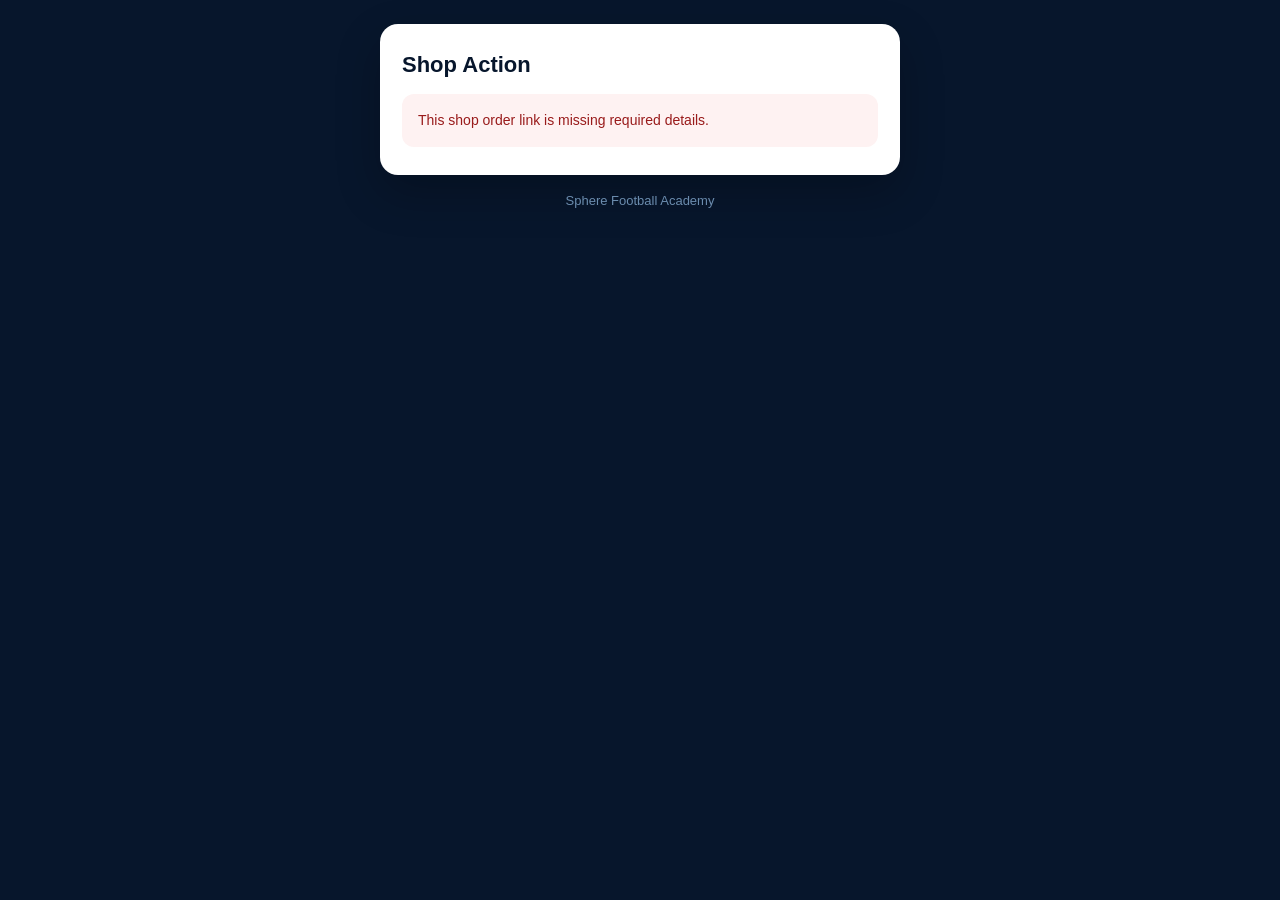
<file: shop-action.html>
<!doctype html>
<html lang="en">
<head>
  <meta charset="utf-8">
  <meta name="viewport" content="width=device-width,initial-scale=1">
  <meta name="robots" content="noindex,nofollow">
  <meta name="referrer" content="no-referrer">
  <title>Sphere Football – Shop Action</title>
  <style>
    * { margin: 0; padding: 0; box-sizing: border-box; }
    body { background: #07162c; font-family: Arial, Helvetica, sans-serif; color: #111827; min-height: 100vh; padding: 24px 16px; }
    main { max-width: 520px; margin: 0 auto; }
    .card { background: #fff; border-radius: 18px; padding: 28px 22px; box-shadow: 0 18px 45px rgba(0,0,0,.24); }
    h1 { color: #07162c; font-size: 22px; line-height: 1.2; margin-bottom: 14px; }
    .summary { border: 1px solid #d8eafb; border-radius: 14px; overflow: hidden; margin: 16px 0; }
    .summary-row { display: flex; border-bottom: 1px solid #edf3fb; }
    .summary-row:last-child { border-bottom: 0; }
    .summary-label { width: 38%; padding: 10px 12px; color: #1a75d2; font-size: 13px; font-weight: 900; }
    .summary-value { flex: 1; padding: 10px 12px; font-size: 14px; line-height: 1.4; }
    .warning { margin: 16px 0; padding: 14px 16px; border-radius: 12px; background: #fff7ed; color: #9a3412; font-size: 14px; line-height: 1.5; }
    .disabled-msg { margin: 16px 0; padding: 14px 16px; border-radius: 12px; background: #f3f4f6; color: #374151; font-size: 14px; line-height: 1.5; }
    .btn { display: block; width: 100%; border: 0; border-radius: 999px; background: #1a75d2; color: #fff; font-size: 16px; font-weight: 900; padding: 15px 18px; cursor: pointer; margin-top: 20px; transition: opacity .15s; }
    .btn:disabled { opacity: .5; cursor: not-allowed; }
    .result { margin-top: 16px; padding: 16px; border-radius: 12px; font-size: 14px; line-height: 1.5; }
    .result-success { background: #ecfdf5; color: #065f46; }
    .result-error { background: #fef2f2; color: #991b1b; }
    .loading { color: #6b7280; font-size: 14px; padding: 20px 0; text-align: center; }
    .sphere-footer { text-align: center; margin-top: 18px; font-size: 13px; color: #6b8cae; }
  </style>
</head>
<body>
  <main>
    <section class="card" id="card">
      <div class="loading" id="loading">Loading order details&hellip;</div>
    </section>
    <div class="sphere-footer">Sphere Football Academy</div>
  </main>
  <script>
    (function() {
      'use strict';

      var APPS_SCRIPT_URL = 'https://script.google.com/macros/s/AKfycbxlCzPb4RmG5gtztQBbnixI80wvDpA2WBN-zELFApM4_l7tTp7e8cDNeSxF1lpBi9T6/exec';

      var params = new URLSearchParams(window.location.search);
      var action = params.get('action') || '';
      var orderId = params.get('orderId') || '';
      var token = params.get('token') || '';

      window.history.replaceState(null, '', window.location.pathname);

      var card = document.getElementById('card');

      if (!action || !orderId || !token) {
        renderError('This shop order link is missing required details.');
        return;
      }

      fetchOrderDetails();

      function fetchOrderDetails() {
        var url = actionUrl();

        fetch(url, { method: 'GET', redirect: 'follow' })
          .then(readJsonResponse)
          .then(function(data) {
            if (!data.found) {
              renderError(data.message || 'This shop order link is not recognised.');
              return;
            }
            renderConfirmation(data);
          })
          .catch(function(error) {
            renderError(error.message || 'Could not load order details. Check your connection and try again.');
          });
      }

      function performAction() {
        var btn = document.getElementById('confirm-btn');
        if (btn) {
          btn.disabled = true;
          btn.textContent = 'Processing\u2026';
        }

        fetch(actionUrl(), { method: 'POST', redirect: 'follow' })
          .then(readJsonResponse)
          .then(function(data) {
            if (data.success) {
              renderResult(data.title || 'Done', data.message, true);
            } else {
              renderResult('Action failed', data.message || 'Something went wrong.', false);
              if (btn) {
                btn.disabled = false;
                btn.textContent = btn.getAttribute('data-label') || 'Try Again';
              }
            }
          })
          .catch(function(error) {
            renderResult('Connection error', error.message || 'Could not reach the server. Check your connection and try again.', false);
            if (btn) {
              btn.disabled = false;
              btn.textContent = btn.getAttribute('data-label') || 'Try Again';
            }
          });
      }

      function actionUrl() {
        return APPS_SCRIPT_URL +
          '?format=json&action=' + encodeURIComponent(action) +
          '&orderId=' + encodeURIComponent(orderId) +
          '&token=' + encodeURIComponent(token);
      }

      function readJsonResponse(response) {
        return response.text().then(function(text) {
          if (!response.ok) throw new Error('Server returned ' + response.status + '.');

          try {
            return JSON.parse(text);
          } catch (error) {
            var hint = text.indexOf('Script function not found: doGet') !== -1
              ? 'Apps Script has not been redeployed with the shop action code yet.'
              : 'Apps Script returned HTML instead of JSON.';
            throw new Error(hint);
          }
        });
      }

      function renderConfirmation(data) {
        var order = data.order;
        var act = data.action;
        var html = '<h1>' + esc(act.label) + '</h1>';
        html += '<p style="color:#4b5563;font-size:14px;margin-bottom:14px;">Review the order below. Nothing changes until you press the button.</p>';
        html += buildSummary(order);

        if (!act.allowed) {
          html += '<div class="disabled-msg">' + esc(act.warning || 'This action is not available for this order.') + '</div>';
        } else {
          if (act.warning) {
            html += '<div class="warning">' + esc(act.warning) + '</div>';
          }
          html += '<button type="button" class="btn" id="confirm-btn" data-label="' + esc(act.label) + '">' + esc(act.label) + '</button>';
        }

        card.innerHTML = html;

        var btn = document.getElementById('confirm-btn');
        if (btn) {
          btn.addEventListener('click', performAction);
        }
      }

      function buildSummary(order) {
        var rows = [
          ['Order', '#' + order.orderId],
          ['Customer', order.customerName],
          ['Email', order.customerEmail],
          ['Total', '$' + order.total + ' AUD']
        ];

        if (order.items && order.items.length) {
          rows.push(['Items', order.items.map(function(item) {
            return item.name + ' / ' + (item.size || '-') + ' / qty ' + item.units + ' / $' + item.lineTotal;
          }).join('\n')]);
        }

        if (order.paymentReceivedAt) {
          rows.push(['Paid At', order.paymentReceivedAt]);
        }

        if (order.paymentReminderSentAt) {
          rows.push(['Last Reminder', order.paymentReminderSentAt]);
        }

        var html = '<div class="summary">';
        for (var i = 0; i < rows.length; i++) {
          html += '<div class="summary-row">' +
            '<div class="summary-label">' + esc(rows[i][0]) + '</div>' +
            '<div class="summary-value">' + esc(rows[i][1] || '').replace(/\n/g, '<br>') + '</div>' +
            '</div>';
        }
        html += '</div>';
        return html;
      }

      function renderResult(title, message, success) {
        var cls = success ? 'result-success' : 'result-error';
        card.innerHTML = '<h1>' + esc(title) + '</h1>' +
          '<div class="result ' + cls + '">' + esc(message || '') + '</div>';
      }

      function renderError(message) {
        card.innerHTML = '<h1>Shop Action</h1>' +
          '<div class="result result-error">' + esc(message) + '</div>';
      }

      function esc(str) {
        var d = document.createElement('div');
        d.appendChild(document.createTextNode(str));
        return d.innerHTML;
      }
    })();
  </script>
</body>
</html>
</file>
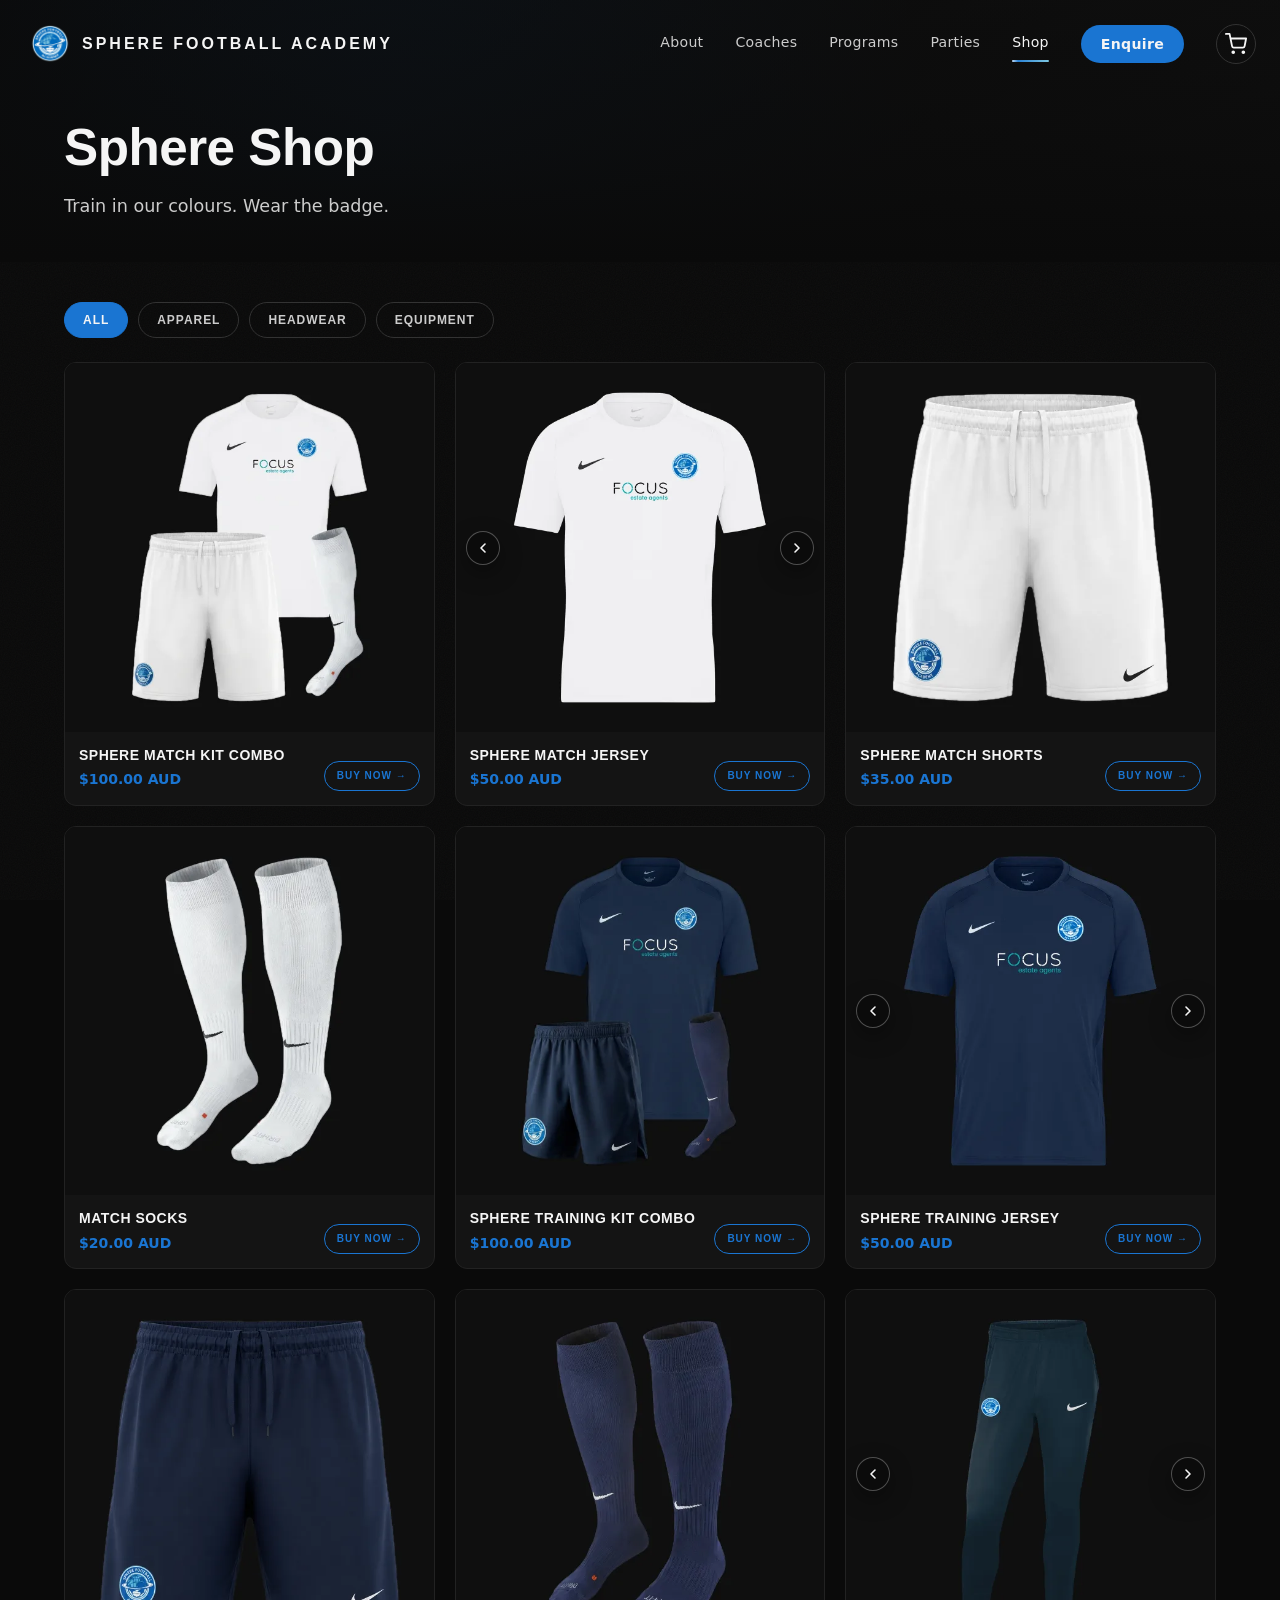
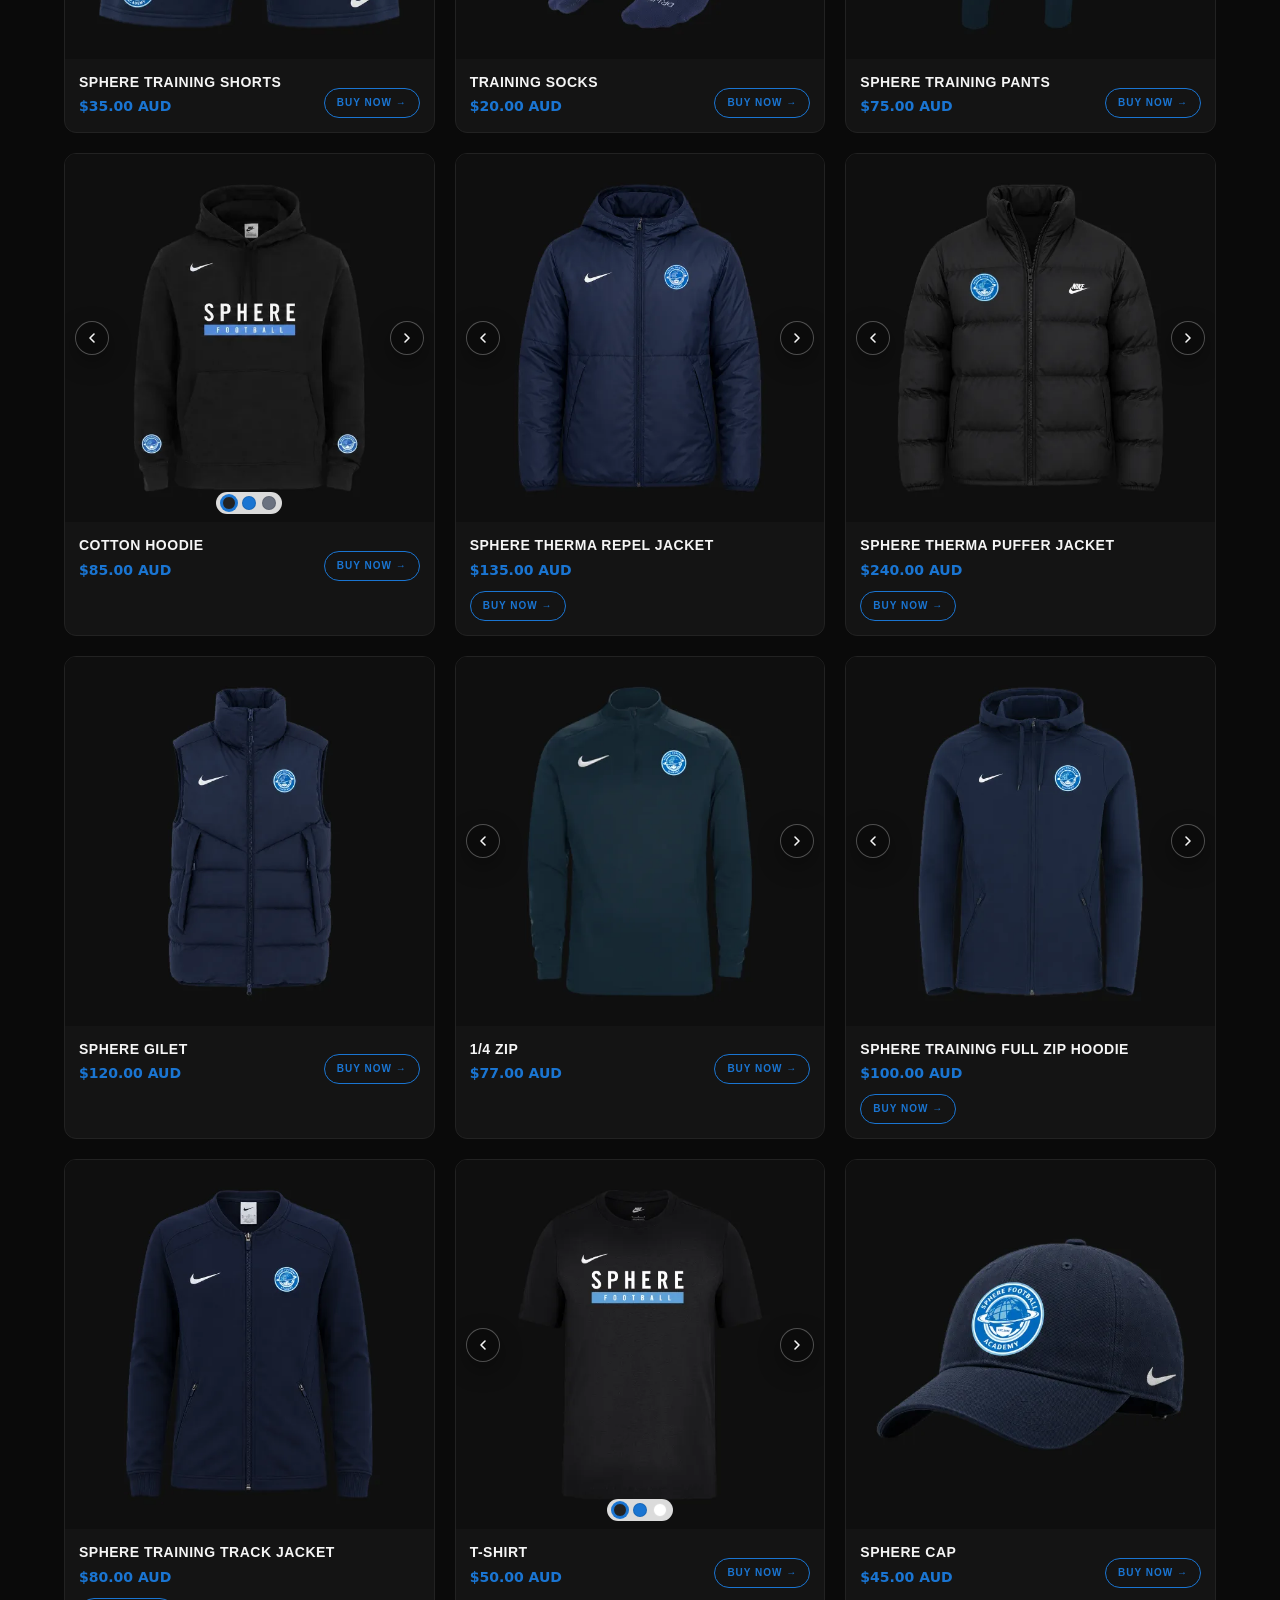
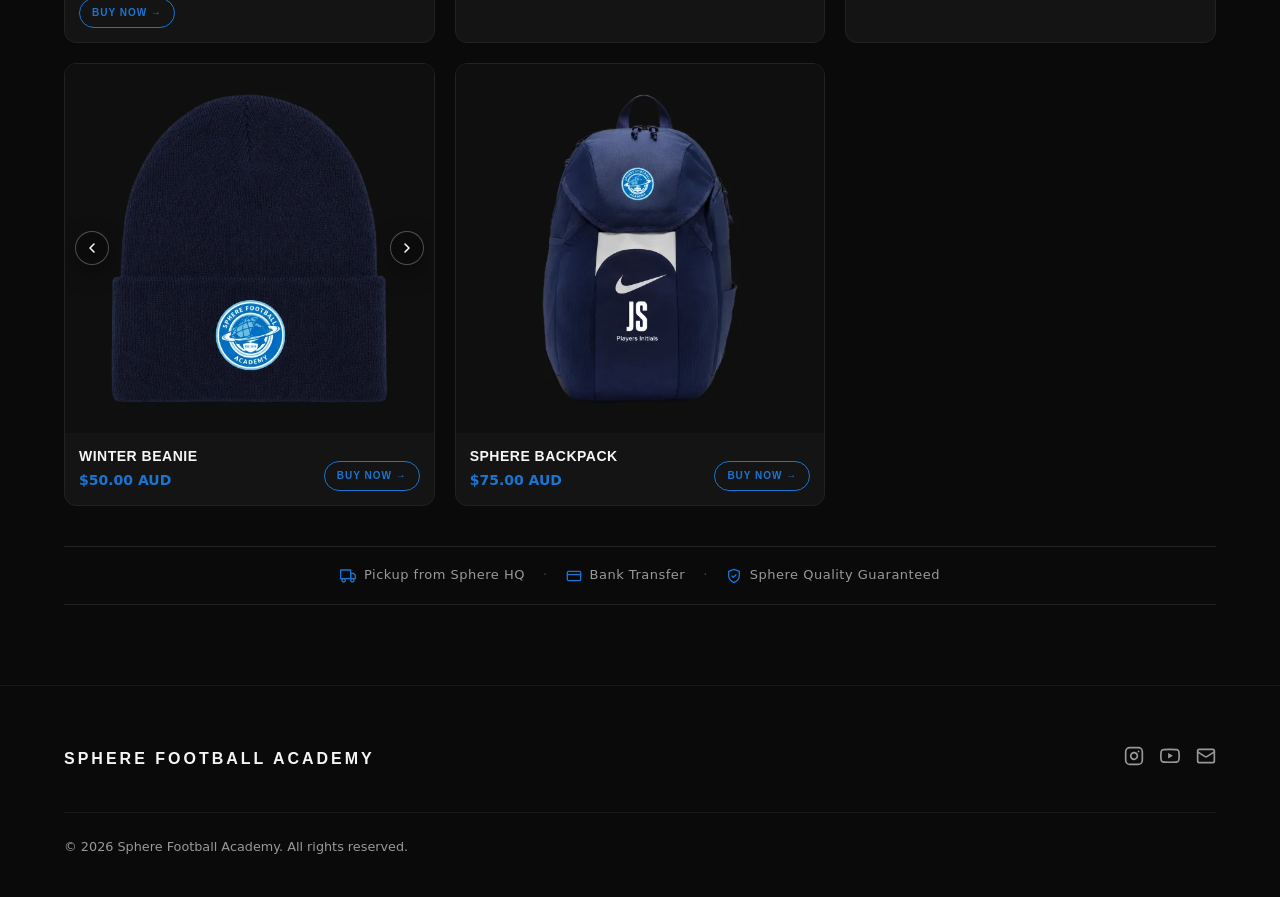
<file: shop.html>
<!DOCTYPE html>
<html lang="en-AU">
<head>
  <meta charset="UTF-8">
  <meta name="viewport" content="width=device-width, initial-scale=1.0, viewport-fit=cover">
  <meta http-equiv="Content-Security-Policy" content="default-src 'self'; script-src 'self' 'unsafe-inline' https://cdn.jsdelivr.net; style-src 'self' 'unsafe-inline' https://fonts.googleapis.com; font-src 'self' https://fonts.gstatic.com; img-src 'self' data:; media-src 'self' https://videos.pexels.com; connect-src 'self' https://script.google.com https://script.googleusercontent.com; base-uri 'self'; form-action 'self'; object-src 'none'; upgrade-insecure-requests">
  <title>Sphere Shop | Football Jerseys, Training Gear & Equipment | Sphere Football Academy</title>
  <meta name="description" content="Official Sphere Football Academy gear. Match jerseys, training kit, hoodies, jackets, caps, balls and more. Pickup from Sphere HQ. Bank transfer checkout.">
  <link rel="canonical" href="https://spherefootballacademy.com/shop.html">

  <!-- Open Graph -->
  <meta property="og:type" content="website">
  <meta property="og:site_name" content="Sphere Football Academy">
  <meta property="og:title" content="Sphere Shop | Official Football Gear">
  <meta property="og:description" content="Official Sphere Football Academy gear. Jerseys, training kit, hoodies, caps and more. Pickup from Sphere HQ.">
  <meta property="og:url" content="https://spherefootballacademy.com/shop.html">
  <meta property="og:image" content="https://spherefootballacademy.com/logo.png">
  <meta property="og:image:type" content="image/png">
  <meta property="og:image:width" content="392">
  <meta property="og:image:height" content="346">
  <meta property="og:image:alt" content="Sphere Football Academy crest logo">
  <meta property="og:locale" content="en_AU">

  <!-- Twitter -->
  <meta name="twitter:card" content="summary">
  <meta name="twitter:title" content="Sphere Shop | Official Football Gear">
  <meta name="twitter:description" content="Official Sphere Football Academy gear. Jerseys, training kit, hoodies and more.">
  <meta name="twitter:image" content="https://spherefootballacademy.com/logo.png">
  <meta name="twitter:image:alt" content="Sphere Football Academy crest logo">

  <link rel="preconnect" href="https://fonts.googleapis.com">
  <link rel="preconnect" href="https://fonts.gstatic.com" crossorigin>
  <link href="https://fonts.googleapis.com/css2?family=Bebas+Neue&family=Inter:wght@400;500;600&family=Montserrat:wght@700;800;900&display=swap" rel="stylesheet">
  <link rel="icon" type="image/png" href="favicon.png">
  <link rel="stylesheet" href="style.css">

  <!-- Structured data -->
  <script type="application/ld+json">
  {
    "@context": "https://schema.org",
    "@type": "Store",
    "name": "Sphere Shop",
    "url": "https://spherefootballacademy.com/shop.html",
    "description": "Official gear from Sphere Football Academy: jerseys, training kit, hoodies, jackets, caps, balls and more.",
    "parentOrganization": {"@id": "https://spherefootballacademy.com/#org"}
  }
  </script>
</head>
<body>

  <!-- Nav -->
  <nav class="nav scrolled" id="nav">
    <div class="nav-inner">
      <a href="index.html" class="nav-logo">
        <img src="logo.png" alt="Sphere Football Academy" class="nav-logo-img">
        <span class="nav-logo-text">SPHERE FOOTBALL <br class="nav-logo-break">ACADEMY</span>
      </a>
      <ul class="nav-links">
        <li><a href="index.html#about"><span class="nav-label"><span data-text="About">About</span></span></a></li>
        <li><a href="index.html#coaches"><span class="nav-label"><span data-text="Coaches">Coaches</span></span></a></li>
        <li><a href="index.html#services"><span class="nav-label"><span data-text="Programs">Programs</span></span></a></li>
        <li><a href="birthday.html"><span class="nav-label"><span data-text="Parties">Parties</span></span></a></li>
        <li><a href="shop.html" class="active"><span class="nav-label"><span data-text="Shop">Shop</span></span></a></li>
        <li><a href="index.html#contact" class="nav-cta">Enquire</a></li>
        <li class="nav-cart-item">
          <button class="cart-toggle" aria-label="Open cart">
            <svg width="22" height="22" viewBox="0 0 24 24" fill="none" stroke="currentColor" stroke-width="2" stroke-linecap="round" stroke-linejoin="round"><circle cx="9" cy="21" r="1"/><circle cx="20" cy="21" r="1"/><path d="M1 1h4l2.68 13.39a2 2 0 0 0 2 1.61h9.72a2 2 0 0 0 2-1.61L23 6H6"/></svg>
            <span class="cart-count" hidden>0</span>
          </button>
        </li>
      </ul>
      <button class="cart-toggle cart-toggle-mobile" aria-label="Open cart">
        <svg width="22" height="22" viewBox="0 0 24 24" fill="none" stroke="currentColor" stroke-width="2" stroke-linecap="round" stroke-linejoin="round"><circle cx="9" cy="21" r="1"/><circle cx="20" cy="21" r="1"/><path d="M1 1h4l2.68 13.39a2 2 0 0 0 2 1.61h9.72a2 2 0 0 0 2-1.61L23 6H6"/></svg>
        <span class="cart-count" hidden>0</span>
      </button>
      <button class="nav-toggle" id="nav-toggle" aria-label="Toggle menu">
        <span></span>
        <span></span>
        <span></span>
      </button>
    </div>
  </nav>

  <!-- Page Hero -->
  <section class="page-hero shop-hero">
    <div class="page-hero-overlay"></div>
    <div class="container">
      <div class="page-hero-content">
        <h1 class="page-hero-title">Sphere Shop</h1>
        <p class="page-hero-sub">Train in our colours. Wear the badge.</p>
      </div>
    </div>
  </section>

  <!-- Grid view -->
  <section class="section" id="shop-grid-section">
    <div class="container">
      <div id="shop-category-tabs" class="shop-category-tabs" role="tablist" aria-label="Shop categories"></div>
      <div id="shop-grid" class="shop-grid"></div>
      <div class="shop-trust">
        <span class="shop-trust-item">
          <svg width="16" height="16" viewBox="0 0 24 24" fill="none" stroke="currentColor" stroke-width="2" stroke-linecap="round" stroke-linejoin="round"><rect x="1" y="3" width="15" height="13"/><polygon points="16 8 20 8 23 11 23 16 16 16 16 8"/><circle cx="5.5" cy="18.5" r="2.5"/><circle cx="18.5" cy="18.5" r="2.5"/></svg>
          Pickup from Sphere HQ
        </span>
        <span class="shop-trust-dot">·</span>
        <span class="shop-trust-item">
          <svg width="16" height="16" viewBox="0 0 24 24" fill="none" stroke="currentColor" stroke-width="2" stroke-linecap="round" stroke-linejoin="round"><rect x="2" y="5" width="20" height="14" rx="2"/><line x1="2" y1="10" x2="22" y2="10"/></svg>
          Bank Transfer
        </span>
        <span class="shop-trust-dot">·</span>
        <span class="shop-trust-item">
          <svg width="16" height="16" viewBox="0 0 24 24" fill="none" stroke="currentColor" stroke-width="2" stroke-linecap="round" stroke-linejoin="round"><path d="M12 22s8-4 8-10V5l-8-3-8 3v7c0 6 8 10 8 10z"/><polyline points="9 12 11 14 15 10"/></svg>
          Sphere Quality Guaranteed
        </span>
      </div>
    </div>
  </section>

  <!-- Detail view (rendered into by JS) -->
  <section class="section" id="shop-detail-section" hidden>
    <div id="shop-detail"></div>
  </section>

  <!-- Cart drawer -->
  <div id="cart-backdrop" class="cart-backdrop" aria-hidden="true"></div>
  <aside id="cart-drawer" class="cart-drawer" aria-hidden="true" aria-label="Shopping cart" inert>

    <!-- Cart view -->
    <div id="cart-view" class="cart-view">
      <header class="cart-header">
        <h2>Your Order</h2>
        <button id="cart-close" class="cart-close" aria-label="Close cart">
          <svg width="22" height="22" viewBox="0 0 24 24" fill="none" stroke="currentColor" stroke-width="2" stroke-linecap="round" stroke-linejoin="round"><line x1="18" y1="6" x2="6" y2="18"/><line x1="6" y1="6" x2="18" y2="18"/></svg>
        </button>
      </header>

      <div id="cart-empty" class="cart-empty">
        <p>Your cart is empty.</p>
        <a href="#" class="btn btn-outline" id="cart-keep-shopping">Keep shopping</a>
      </div>

      <ul id="cart-list" class="cart-list"></ul>

      <footer id="cart-foot" class="cart-foot" hidden>
        <div class="cart-subtotal-row">
          <span>Subtotal</span>
          <span id="cart-subtotal">$0.00 AUD</span>
        </div>
        <p class="cart-note">Pickup is from Sphere HQ. We'll email an invoice, bank transfer details, and pickup timing within 24 hours.</p>
        <button id="cart-checkout-btn" class="btn btn-primary btn-full">Checkout</button>
      </footer>
    </div>

    <!-- Checkout view -->
    <div id="checkout-view" class="cart-view" hidden>
      <header class="cart-header">
        <button id="checkout-back" class="cart-back" aria-label="Back to cart">
          <svg width="20" height="20" viewBox="0 0 24 24" fill="none" stroke="currentColor" stroke-width="2" stroke-linecap="round" stroke-linejoin="round"><polyline points="15 18 9 12 15 6"/></svg>
        </button>
        <h2>Checkout</h2>
        <button class="cart-close" id="checkout-close" aria-label="Close cart">
          <svg width="22" height="22" viewBox="0 0 24 24" fill="none" stroke="currentColor" stroke-width="2" stroke-linecap="round" stroke-linejoin="round"><line x1="18" y1="6" x2="6" y2="18"/><line x1="6" y1="6" x2="18" y2="18"/></svg>
        </button>
      </header>

      <form id="checkout-form" class="form checkout-form" method="post" autocomplete="on">
        <div class="form-group">
          <label for="co-name">Full Name</label>
          <input type="text" id="co-name" name="name" required placeholder="Your name" autocomplete="name">
        </div>
        <div class="form-group">
          <label for="co-email">Email</label>
          <input type="email" id="co-email" name="email" required placeholder="you@example.com" autocomplete="email">
        </div>
        <div class="form-group">
          <label for="co-phone">Phone</label>
          <input type="tel" id="co-phone" name="phone" required placeholder="04xx xxx xxx" autocomplete="tel">
        </div>
        <div class="pickup-note" id="co-pickup-note">
          <strong>Pickup details:</strong> We'll email you to arrange a pickup time at Sphere HQ once payment is confirmed.
        </div>
        <div class="form-group">
          <label for="co-notes">Notes (optional)</label>
          <textarea id="co-notes" name="notes" rows="2" placeholder="Anything we should know?"></textarea>
        </div>
        <div class="form-group form-honey" aria-hidden="true">
          <label for="co-website">Website</label>
          <input type="text" id="co-website" name="website" tabindex="-1" autocomplete="off">
        </div>

        <div id="checkout-summary" class="checkout-summary" aria-label="Order summary"></div>

        <p class="checkout-disclaimer">By submitting, you agree we'll contact you with payment details. <strong>No card details are collected here.</strong></p>

        <button type="submit" class="btn btn-primary btn-full">Submit Order</button>
      </form>
    </div>

    <!-- Thanks view -->
    <div id="thanks-view" class="cart-view cart-thanks" hidden>
      <header class="cart-header">
        <h2>Order Sent ✓</h2>
        <button id="thanks-close" class="cart-close" aria-label="Close">
          <svg width="22" height="22" viewBox="0 0 24 24" fill="none" stroke="currentColor" stroke-width="2" stroke-linecap="round" stroke-linejoin="round"><line x1="18" y1="6" x2="6" y2="18"/><line x1="6" y1="6" x2="18" y2="18"/></svg>
        </button>
      </header>
      <div class="cart-thanks-body">
        <p>We've got your order. Within 24 hours you'll receive an email with:</p>
        <ul>
          <li>Itemised invoice</li>
          <li>Pickup time at Sphere HQ</li>
          <li>Bank transfer details</li>
        </ul>
        <p>Once payment lands, your gear is ready.</p>
      </div>
    </div>

  </aside>

  <!-- Footer -->
  <footer class="footer">
    <div class="container">
      <div class="footer-inner">
        <div class="footer-brand">
          <span class="nav-logo">SPHERE FOOTBALL ACADEMY</span>
        </div>
        <div class="footer-links">
          <a href="https://www.instagram.com/sphere.football/" target="_blank" rel="noopener" aria-label="Instagram">
            <svg width="20" height="20" viewBox="0 0 24 24" fill="none" stroke="currentColor" stroke-width="2" stroke-linecap="round" stroke-linejoin="round"><rect x="2" y="2" width="20" height="20" rx="5" ry="5"/><path d="M16 11.37A4 4 0 1 1 12.63 8 4 4 0 0 1 16 11.37z"/><line x1="17.5" y1="6.5" x2="17.51" y2="6.5"/></svg>
          </a>
          <a href="https://www.youtube.com/@SphereFootball" target="_blank" rel="noopener" aria-label="YouTube">
            <svg width="20" height="20" viewBox="0 0 24 24" fill="none" stroke="currentColor" stroke-width="2" stroke-linecap="round" stroke-linejoin="round"><path d="M22.54 6.42a2.78 2.78 0 0 0-1.94-2C18.88 4 12 4 12 4s-6.88 0-8.6.46a2.78 2.78 0 0 0-1.94 2A29 29 0 0 0 1 11.75a29 29 0 0 0 .46 5.33A2.78 2.78 0 0 0 3.4 19c1.72.46 8.6.46 8.6.46s6.88 0 8.6-.46a2.78 2.78 0 0 0 1.94-2 29 29 0 0 0 .46-5.25 29 29 0 0 0-.46-5.33z"/><polygon points="9.75 15.02 15.5 11.75 9.75 8.48 9.75 15.02" fill="currentColor" stroke="none"/></svg>
          </a>
          <a href="mailto:shop@spherefootballacademy.com" aria-label="Email">
            <svg width="20" height="20" viewBox="0 0 24 24" fill="none" stroke="currentColor" stroke-width="2" stroke-linecap="round" stroke-linejoin="round"><rect x="2" y="4" width="20" height="16" rx="2"/><path d="m22 7-8.97 5.7a1.94 1.94 0 0 1-2.06 0L2 7"/></svg>
          </a>
        </div>
      </div>
      <div class="footer-bottom">
        <p>&copy; 2026 Sphere Football Academy. All rights reserved.</p>
      </div>
    </div>
  </footer>

  <script src="script.js"></script>
  <script src="products.js"></script>
  <script src="shop.js"></script>
</body>
</html>
</file>
<file: style.css>
/* =========================================
   Sphere Football Academy
   Single-page landing site
   ========================================= */

:root {
  --black: #0a0a0a;
  --charcoal: #141414;
  --dark: #1a1a1a;
  --shop-image-bg: #0f0f0f; /* must match BACKGROUND in scripts/normalize-shop-images.py */
  --grey-900: #222;
  --grey-800: #333;
  --grey-600: #666;
  --grey-400: #999;
  --grey-200: #ccc;
  --white: #f5f5f5;
  --blue: #1a75d2;
  --blue-light: #7ec8e3;
  --blue-dark: #0d4a8a;
  --accent: #1a75d2;
  --accent-dim: rgba(26, 117, 210, 0.15);
  --hero-bottom-bleed: 0px;
  --radius: 12px;
  --radius-sm: 8px;
  --transition: 0.3s ease;
}

*,
*::before,
*::after {
  margin: 0;
  padding: 0;
  box-sizing: border-box;
}

html {
  scroll-behavior: smooth;
  -webkit-font-smoothing: antialiased;
}

img {
  max-width: 100%;
  height: auto;
}

body {
  font-family: 'Inter', system-ui, -apple-system, sans-serif;
  background: var(--black);
  color: var(--grey-200);
  line-height: 1.6;
  overflow-x: hidden;
}

body::after {
  content: '';
  position: fixed;
  inset: 0;
  z-index: -1;
  pointer-events: none;
  opacity: 0.035;
  background-image: url("data:image/svg+xml,%3Csvg viewBox='0 0 256 256' xmlns='http://www.w3.org/2000/svg'%3E%3Cfilter id='n'%3E%3CfeTurbulence type='fractalNoise' baseFrequency='0.85' numOctaves='4' stitchTiles='stitch'/%3E%3C/filter%3E%3Crect width='100%25' height='100%25' filter='url(%23n)'/%3E%3C/svg%3E");
  background-repeat: repeat;
  background-size: 256px 256px;
}

.container {
  max-width: 1200px;
  margin: 0 auto;
  padding: 0 24px;
}

/* ---- Nav ---- */

.nav {
  position: fixed;
  top: 0;
  left: 0;
  right: 0;
  z-index: 100;
  padding: calc(env(safe-area-inset-top, 0px) + 20px) 0 20px;
  transition: background var(--transition), padding var(--transition);
}

.nav.scrolled {
  background: rgba(10, 10, 10, 0.92);
  backdrop-filter: blur(12px);
  padding: calc(env(safe-area-inset-top, 0px) + 14px) 0 14px;
  border-bottom: 1px solid rgba(255, 255, 255, 0.06);
}

.nav-inner {
  max-width: 1320px;
  margin: 0 auto;
  padding: 0 24px;
  display: flex;
  align-items: center;
  justify-content: space-between;
}

.nav-logo {
  font-family: 'Montserrat', sans-serif;
  font-weight: 900;
  font-size: 1rem;
  color: var(--white);
  text-decoration: none;
  letter-spacing: 3px;
  display: inline-flex;
  align-items: center;
  gap: 10px;
}

.nav-logo-text {
  text-align: center;
  line-height: 1.05;
}

.nav-logo-break {
  display: none;
}

.nav-logo-img {
  width: 48px;
  height: 48px;
  object-fit: contain;
}

.nav-links {
  list-style: none;
  display: flex;
  align-items: center;
  gap: 32px;
}

.nav-links a {
  color: var(--grey-200);
  text-decoration: none;
  font-size: 0.88rem;
  font-weight: 500;
  transition: color var(--transition);
  letter-spacing: 0.3px;
}

.nav-links a:hover,
.nav-links a.active {
  color: var(--white);
}

.nav-cta {
  background: var(--blue);
  color: var(--white) !important;
  padding: 8px 20px;
  border-radius: 100px;
  font-weight: 600 !important;
}

.nav-cta:hover {
  background: var(--blue-light) !important;
  color: var(--black) !important;
}

.nav-label {
  display: inline-block;
  overflow: hidden;
  vertical-align: top;
  line-height: 1.4;
}

.nav-label > span {
  display: inline-block;
  position: relative;
}

@media (hover: hover) and (min-width: 901px) {
  .nav-links a:not(.nav-cta) {
    position: relative;
    display: inline-block;
  }

  /* Label rolls up and a light-blue copy rolls in */
  .nav-label > span {
    transition: transform 0.45s cubic-bezier(0.65, 0, 0.35, 1);
  }

  .nav-label > span::after {
    content: attr(data-text);
    content: attr(data-text) / "";
    position: absolute;
    top: 100%;
    left: 0;
    color: var(--blue-light);
  }

  .nav-links a:not(.nav-cta):hover .nav-label > span {
    transform: translateY(-100%);
  }

  /* Pitch line with a light glint sweeping across */
  .nav-links a:not(.nav-cta)::after {
    content: '';
    position: absolute;
    left: 0;
    right: 0;
    bottom: -6px;
    height: 2px;
    border-radius: 2px;
    background:
      linear-gradient(90deg, transparent 0%, rgba(255, 255, 255, 0.95) 50%, transparent 100%) -40% 0 / 40% 100% no-repeat,
      linear-gradient(90deg, var(--blue), var(--blue-light));
    transform: scaleX(0);
    transform-origin: right;
    transition: transform 0.4s cubic-bezier(0.65, 0, 0.35, 1);
  }

  .nav-links a:not(.nav-cta):hover::after {
    transform: scaleX(1);
    transform-origin: left;
    animation: navGlint 0.9s ease 0.25s;
  }

  .nav-links a.active:not(.nav-cta)::after {
    transform: scaleX(1);
    transform-origin: left;
  }

  .nav-cta {
    display: inline-block;
    transition: background var(--transition), color var(--transition), transform var(--transition), box-shadow var(--transition);
  }

  .nav-cta:hover {
    transform: translateY(-1px);
    box-shadow: 0 8px 24px rgba(126, 200, 227, 0.3);
  }
}

@keyframes navGlint {
  from { background-position: -40% 0, 0 0; }
  to { background-position: 140% 0, 0 0; }
}

@media (prefers-reduced-motion: reduce) {
  .nav-label > span,
  .nav-links a:not(.nav-cta)::after {
    transition: none;
    animation: none !important;
  }

  .nav-links a:not(.nav-cta):hover .nav-label > span {
    transform: none;
  }

  .nav-cta:hover {
    transform: none;
  }
}

.nav-toggle {
  display: none;
  flex-direction: column;
  gap: 5px;
  background: none;
  border: none;
  cursor: pointer;
  padding: 4px;
}

.nav-toggle span {
  width: 24px;
  height: 2px;
  background: var(--white);
  transition: var(--transition);
}

/* ---- Hero ---- */

.hero {
  position: relative;
  min-height: 100vh;
  min-height: 100svh;
  min-height: calc(100svh + var(--hero-bottom-bleed));
  padding-bottom: var(--hero-bottom-bleed);
  display: flex;
  align-items: center;
  justify-content: center;
  background: var(--black);
  overflow: hidden;
}

.hero-slides {
  position: absolute;
  inset: 0;
  z-index: 0;
}

.hero-slide {
  position: absolute;
  inset: 0;
  opacity: 0;
  transition: opacity 1s ease;
}

.hero-slide.active {
  opacity: 1;
}

.hero-slide-video {
  width: 100%;
  height: 100%;
  object-fit: cover;
  transform: scale(1.1);
}

.hero-progress {
  position: absolute;
  bottom: 0;
  bottom: var(--hero-bottom-bleed);
  left: 0;
  width: 100%;
  height: 3px;
  z-index: 3;
  background: rgba(255, 255, 255, 0.1);
}

.hero-progress-bar {
  height: 100%;
  width: 0%;
  background: var(--accent);
  transition: none;
}

.hero-progress-bar.animating {
  width: 100%;
  transition: width 6s linear;
}

.hero::before {
  content: '';
  position: absolute;
  inset: 0;
  z-index: 1;
  background:
    radial-gradient(ellipse 80% 60% at 50% 40%, rgba(26, 117, 210, 0.08) 0%, transparent 70%),
    radial-gradient(ellipse 50% 40% at 70% 60%, rgba(126, 200, 227, 0.05) 0%, transparent 60%);
  pointer-events: none;
}

.hero-logo {
  width: min(280px, 80vw);
  height: auto;
  margin-bottom: 28px;
  filter: drop-shadow(0 4px 24px rgba(26, 117, 210, 0.3));
}

.hero-overlay {
  position: absolute;
  inset: 0;
  background: linear-gradient(180deg, rgba(10, 10, 10, 0.55) 0%, rgba(10, 10, 10, 0.4) 50%, var(--black) 100%);
  pointer-events: none;
  z-index: 1;
}

.hero-content {
  position: relative;
  z-index: 2;
  text-align: center;
  max-width: 720px;
  padding: 0 24px;
  display: flex;
  flex-direction: column;
  align-items: center;
}

.hero-title {
  font-family: 'Bebas Neue', 'Montserrat', sans-serif;
  font-weight: 400;
  font-size: clamp(4rem, 10vw, 8rem);
  line-height: 0.95;
  color: var(--white);
  letter-spacing: 4px;
  text-transform: uppercase;
  margin-bottom: 24px;
}

.hero-line {
  display: block;
  overflow: hidden;
}

.hero-word {
  display: inline-block;
  transform: translateY(110%);
  opacity: 0;
  transition: transform 0.7s cubic-bezier(0.16, 1, 0.3, 1),
              opacity 0.7s cubic-bezier(0.16, 1, 0.3, 1);
  margin-right: 0.2em;
}

.hero-word.visible {
  transform: translateY(0);
  opacity: 1;
}

.hero-fade {
  opacity: 0;
  transform: translateY(20px);
  transition: opacity 0.6s ease, transform 0.6s ease;
}

.hero-fade.visible {
  opacity: 1;
  transform: translateY(0);
}

@media (prefers-reduced-motion: reduce) {
  .hero-word,
  .hero-fade {
    opacity: 1;
    transform: none;
    transition: none;
  }

  .instagram-card,
  .instagram-card img {
    transition: none;
  }
}

.hero-scroll {
  position: absolute;
  bottom: 40px;
  bottom: calc(40px + var(--hero-bottom-bleed));
  left: 50%;
  transform: translateX(-50%);
  z-index: 2;
  display: flex;
  flex-direction: column;
  align-items: center;
  gap: 8px;
}

.hero-scroll span {
  font-size: 0.7rem;
  letter-spacing: 2px;
  text-transform: uppercase;
  color: var(--grey-600);
}

.hero-scroll-line {
  width: 1px;
  height: 48px;
  background: linear-gradient(180deg, var(--blue), transparent);
  animation: scrollPulse 2s ease-in-out infinite;
}

@keyframes scrollPulse {
  0%, 100% { opacity: 0.3; }
  50% { opacity: 1; }
}

/* ---- Buttons ---- */

.btn {
  display: inline-flex;
  align-items: center;
  gap: 8px;
  padding: 14px 32px;
  border-radius: 100px;
  font-size: 0.92rem;
  font-weight: 600;
  text-decoration: none;
  cursor: pointer;
  transition: all var(--transition);
  border: none;
  letter-spacing: 0.3px;
}

.btn-primary {
  background: var(--blue);
  color: var(--white);
}

.btn-primary:hover {
  background: var(--blue-light);
  color: var(--black);
  transform: translateY(-2px);
}

.btn-outline {
  background: transparent;
  color: var(--white);
  border: 1px solid var(--grey-800);
}

.btn-outline:hover {
  border-color: var(--grey-600);
  transform: translateY(-2px);
}

.btn-full {
  width: 100%;
  justify-content: center;
}

.btn-primary[disabled] {
  background: var(--grey-800);
  color: var(--grey-400);
  cursor: not-allowed;
  pointer-events: none;
  opacity: 0.6;
}

/* ---- Sections ---- */

.section {
  padding: 110px 0;
}

.section-dark {
  background: var(--charcoal);
}

.section-blue {
  background: var(--blue);
}

.section-blue .section-title,
.section-blue p {
  color: var(--white);
}

.section-blue p {
  color: rgba(255, 255, 255, 0.8);
}

.section-blue .label-tag {
  color: var(--blue-light);
}

.section-grid {
  display: grid;
  grid-template-columns: 1fr 1.5fr;
  gap: 80px;
  align-items: start;
}

.section-header {
  text-align: center;
  max-width: 560px;
  margin: 0 auto 64px;
}

.label-tag {
  display: inline-block;
  font-size: 0.75rem;
  font-weight: 600;
  color: var(--accent);
  letter-spacing: 2px;
  margin-bottom: 16px;
  font-family: 'Montserrat', sans-serif;
}

.section-title {
  font-family: 'Montserrat', sans-serif;
  font-weight: 800;
  font-size: clamp(1.8rem, 4vw, 2.6rem);
  color: var(--white);
  letter-spacing: -0.5px;
  margin-bottom: 16px;
  line-height: 1.15;
}

.section-sub {
  color: var(--grey-400);
  font-size: 1.05rem;
}

.section-body p {
  color: var(--grey-400);
  margin-bottom: 32px;
}

/* ---- Values ---- */

.values {
  display: grid;
  grid-template-columns: repeat(3, 1fr);
  gap: 32px;
  margin-top: 72px;
}

.value {
  position: relative;
  background: rgba(255, 255, 255, 0.10);
  border: 1px solid rgba(255, 255, 255, 0.18);
  backdrop-filter: blur(12px);
  -webkit-backdrop-filter: blur(12px);
  box-shadow: 0 8px 32px rgba(0, 0, 0, 0.12);
  border-radius: var(--radius);
  padding: 36px 32px;
  transition: border-color var(--transition), box-shadow var(--transition), transform var(--transition);
}

.value:hover {
  border-color: rgba(126, 200, 227, 0.5);
  box-shadow: 0 18px 46px rgba(0, 0, 0, 0.18), 0 0 34px rgba(26, 117, 210, 0.2);
  transform: translateY(-3px);
}

.value-heading {
  display: flex;
  align-items: baseline;
  gap: 14px;
  margin-bottom: 16px;
}

.value-num {
  position: absolute;
  top: 16px;
  right: 24px;
  font-family: 'Montserrat', sans-serif;
  font-weight: 900;
  font-size: 5rem;
  line-height: 1;
  color: rgba(255, 255, 255, 0.06);
  letter-spacing: -2px;
  pointer-events: none;
  user-select: none;
  transition: color var(--transition), text-shadow var(--transition), transform var(--transition);
}

.value:hover .value-num {
  color: rgba(126, 200, 227, 0.78);
  text-shadow:
    0 0 12px rgba(126, 200, 227, 0.52),
    0 0 34px rgba(26, 117, 210, 0.34);
  transform: translate(-5px, -5px) scale(1.1);
}

.value-title {
  font-family: 'Montserrat', sans-serif;
  font-weight: 800;
  font-size: 1.15rem;
  color: var(--white);
  letter-spacing: -0.3px;
}

.section-blue .value p {
  color: rgba(255, 255, 255, 0.75);
  font-size: 0.95rem;
  line-height: 1.7;
}

/* ---- About Body ---- */

.about-story {
  display: grid;
  grid-template-columns: minmax(0, 0.94fr) minmax(320px, 1.06fr);
  gap: 42px;
  align-items: center;
  margin-bottom: 56px;
}

.about-story-copy {
  max-width: 560px;
}

.about-eyebrow {
  display: inline-flex;
  align-items: center;
  width: fit-content;
  margin-bottom: 18px;
  padding: 6px 11px;
  border: 1px solid rgba(214, 189, 120, 0.42);
  border-radius: 999px;
  background: rgba(18, 18, 18, 0.18);
  color: #f0d898;
  font-size: 0.72rem;
  font-weight: 800;
  letter-spacing: 1.4px;
  text-transform: uppercase;
}

.about-lede {
  max-width: 520px;
  color: var(--white);
  font-family: 'Montserrat', sans-serif;
  font-size: clamp(1.45rem, 3vw, 2.35rem);
  font-weight: 800;
  line-height: 1.08;
  letter-spacing: -1px;
  margin-bottom: 22px;
}

.about-body {
  max-width: 560px;
  margin: 0;
  text-align: left;
}

.about-body p {
  color: rgba(255, 255, 255, 0.75);
  font-size: 0.95rem;
  line-height: 1.7;
  margin-bottom: 16px;
}

.about-body p:last-child {
  margin-bottom: 0;
}

.about-media-grid {
  position: relative;
  display: grid;
  grid-template-columns: 1fr;
  justify-self: end;
  width: min(100%, 460px);
  min-height: 520px;
}

.about-media-card {
  position: relative;
  overflow: hidden;
  min-height: 0;
  margin: 0;
  border: 1px solid rgba(255, 255, 255, 0.18);
  border-radius: 24px;
  background: rgba(255, 255, 255, 0.08);
  box-shadow: 0 24px 58px rgba(0, 0, 0, 0.24);
}

.about-media-card::after {
  content: '';
  position: absolute;
  inset: 0;
  background:
    linear-gradient(180deg, transparent 42%, rgba(3, 9, 18, 0.56)),
    linear-gradient(120deg, rgba(26, 117, 210, 0.16), transparent 46%, rgba(214, 189, 120, 0.12));
  pointer-events: none;
}

.about-media-card-main {
  min-height: 520px;
}

.about-media-card img {
  display: block;
  width: 100%;
  height: 100%;
  min-height: 100%;
  object-fit: cover;
  object-position: center 34%;
  transform: scale(1.01);
}

/* ---- Service Cards ---- */

.cards {
  display: grid;
  grid-template-columns: repeat(4, 1fr);
  gap: 20px;
}

.card {
  background-size: cover;
  background-position: center;
  border: 1px solid rgba(255, 255, 255, 0.06);
  background-clip: padding-box;
  border-radius: var(--radius);
  overflow: hidden;
  min-height: 400px;
  display: flex;
  flex-direction: column;
  justify-content: flex-end;
  transition: all var(--transition);
}

.card:hover {
  border-color: transparent;
  transform: translateY(-4px);
}

.card-body {
  padding: 96px 28px 28px;
  background: linear-gradient(to top, rgba(10, 10, 10, 0.97) 0%, rgba(10, 10, 10, 0.88) 45%, rgba(10, 10, 10, 0.5) 75%, transparent 100%);
}

.card-tag {
  display: inline-block;
  margin-bottom: 12px;
  padding: 5px 10px;
  border-radius: 999px;
  background: var(--accent-dim);
  border: 1px solid rgba(126, 200, 227, 0.25);
  color: var(--blue-light);
  font-size: 0.7rem;
  font-weight: 700;
  letter-spacing: 1px;
  text-transform: uppercase;
}

.card-title {
  font-family: 'Montserrat', sans-serif;
  font-weight: 700;
  font-size: 1.2rem;
  color: var(--white);
  margin-bottom: 8px;
}

.card-text {
  color: rgba(255, 255, 255, 0.7);
  font-size: 0.92rem;
  line-height: 1.6;
}

@media (min-width: 901px) {
  .cards .card-text {
    min-height: calc(0.92rem * 1.6 * 5);
  }
}

.card-link {
  text-decoration: none;
  cursor: pointer;
}

.card-action {
  display: inline-block;
  margin-top: 12px;
  font-size: 0.82rem;
  font-weight: 600;
  color: var(--blue-light);
  letter-spacing: 0.5px;
  transition: color var(--transition);
}

.card-link:hover .card-action {
  color: var(--white);
}

/* ---- Coaches ---- */

#coaches {
  position: relative;
  overflow: hidden;
  isolation: isolate;
  padding: 88px 0;
  background:
    radial-gradient(circle at 50% -8%, rgba(255, 255, 255, 0.18), transparent 24%),
    radial-gradient(circle at 50% 0%, rgba(126, 200, 227, 0.18), transparent 32%),
    radial-gradient(circle at 25% 24%, rgba(26, 117, 210, 0.16), transparent 28%),
    linear-gradient(180deg, #07101f 0%, #0a0f19 58%, #080b10 100%);
}

#coaches::before {
  content: '';
  position: absolute;
  inset: 22px clamp(18px, 4vw, 54px);
  z-index: 0;
  pointer-events: none;
  opacity: 0.36;
  background-image: url("data:image/svg+xml,%3Csvg viewBox='0 0 1200 640' xmlns='http://www.w3.org/2000/svg'%3E%3Cg fill='none' stroke='%237ec8e3' stroke-width='2' stroke-opacity='.46'%3E%3Crect x='18' y='18' width='1164' height='604'/%3E%3Cpath d='M600 18v604'/%3E%3Ccircle cx='600' cy='320' r='78'/%3E%3Ccircle cx='600' cy='320' r='3' fill='%237ec8e3' stroke='none' fill-opacity='.46'/%3E%3Cpath d='M18 150h150v340H18M18 250h52v140H18M168 244a112 112 0 0 1 0 152M1182 150h-150v340h150M1182 250h-52v140h52M1032 244a112 112 0 0 0 0 152'/%3E%3Ccircle cx='120' cy='320' r='3' fill='%237ec8e3' stroke='none' fill-opacity='.46'/%3E%3Ccircle cx='1080' cy='320' r='3' fill='%237ec8e3' stroke='none' fill-opacity='.46'/%3E%3Cpath d='M18 42a24 24 0 0 0 24-24M1158 18a24 24 0 0 0 24 24M42 622a24 24 0 0 0-24-24M1182 598a24 24 0 0 0-24 24'/%3E%3C/g%3E%3C/svg%3E");
  background-position: center;
  background-repeat: no-repeat;
  background-size: 100% 100%;
}

#coaches::after {
  content: '';
  position: absolute;
  top: -90px;
  left: 50%;
  z-index: 0;
  pointer-events: none;
  width: min(900px, 86vw);
  height: 260px;
  transform: translateX(-50%);
  background:
    radial-gradient(circle at 15% 28%, rgba(255, 255, 255, 0.75), transparent 9%),
    radial-gradient(circle at 50% 20%, rgba(255, 255, 255, 0.65), transparent 8%),
    radial-gradient(circle at 85% 28%, rgba(255, 255, 255, 0.75), transparent 9%);
  filter: blur(18px);
  opacity: 0.32;
}

#coaches .container {
  position: relative;
  z-index: 1;
}

#coaches .section-header {
  max-width: 720px;
  margin-bottom: 44px;
}

#coaches .section-title {
  line-height: 1.05;
  letter-spacing: -1px;
  text-shadow: 0 16px 38px rgba(0, 0, 0, 0.45);
}

#coaches .section-sub {
  max-width: 560px;
  margin: 0 auto;
  color: rgba(245, 245, 245, 0.72);
}

.coaches-grid {
  display: grid;
  grid-template-columns: repeat(3, minmax(0, 1fr));
  gap: 24px;
  max-width: 1000px;
  margin: 0 auto;
}

.coaches-grid:has(.coach-card.expanded) {
  align-items: start;
}

.coach-card {
  position: relative;
  overflow: hidden;
  display: flex;
  flex-direction: column;
  padding: 10px;
  text-align: left;
  background: linear-gradient(180deg, rgba(14, 26, 46, 0.92), rgba(8, 12, 20, 0.97));
  border: 1px solid rgba(126, 200, 227, 0.16);
  border-radius: 18px;
  box-shadow: 0 20px 48px rgba(0, 0, 0, 0.34), inset 0 1px 0 rgba(255, 255, 255, 0.06);
  backdrop-filter: blur(6px);
  transition: transform var(--transition), border-color var(--transition), box-shadow var(--transition);
}

.coach-card:hover {
  border-color: rgba(126, 200, 227, 0.4);
  transform: translateY(-4px);
  box-shadow: 0 30px 72px rgba(0, 0, 0, 0.44), 0 0 32px rgba(26, 117, 210, 0.16);
}

.coach-card.expanded {
  border-color: rgba(126, 200, 227, 0.4);
}

.coach-card.expanded:hover {
  transform: none;
}

.coach-summary {
  position: relative;
  z-index: 1;
  display: flex;
  flex: 1;
  flex-direction: column;
}

.coach-photo-wrap {
  position: relative;
  overflow: hidden;
  border-radius: 12px;
  background: #0b1424;
}

.coach-photo-wrap::after {
  content: '';
  position: absolute;
  inset: 0;
  pointer-events: none;
  background: linear-gradient(180deg, transparent 42%, rgba(8, 12, 20, 0.55) 68%, rgba(8, 12, 20, 0.96) 100%);
}

.coach-avatar {
  display: block;
  width: 100%;
  height: 290px;
  object-fit: cover;
  object-position: center 18%;
  transition: transform 0.6s ease;
}

.coach-card:hover .coach-avatar {
  transform: scale(1.03);
}

#coach-js .coach-avatar {
  object-position: center 30%;
}

#coach-jl .coach-avatar {
  object-position: center 40%;
}

.coach-avatar-placeholder {
  display: flex;
  align-items: center;
  justify-content: center;
  background: radial-gradient(circle at 50% 38%, rgba(26, 117, 210, 0.32), transparent 62%), #0b1424;
}

.coach-avatar-placeholder span {
  font-family: 'Montserrat', sans-serif;
  font-weight: 800;
  font-size: 4.5rem;
  letter-spacing: 2px;
  color: rgba(126, 200, 227, 0.5);
  transform: translateY(-28px);
}

.coach-caption {
  position: absolute;
  left: 20px;
  right: 20px;
  bottom: 18px;
  z-index: 1;
}

.coach-role {
  margin-bottom: 6px;
  color: var(--blue-light);
  font-size: 0.7rem;
  font-weight: 700;
  letter-spacing: 1.6px;
  text-transform: uppercase;
}

.coach-name {
  font-family: 'Montserrat', sans-serif;
  font-weight: 800;
  font-size: clamp(1.4rem, 2.2vw, 1.75rem);
  color: var(--white);
  letter-spacing: -0.5px;
  line-height: 1.05;
}

.coach-copy {
  flex: 1;
  padding: 18px 12px 4px;
}

.coach-bio {
  color: rgba(245, 245, 245, 0.78);
  font-size: 0.88rem;
  line-height: 1.65;
  margin-top: 14px;
}

.coach-toggle {
  display: flex;
  align-items: center;
  justify-content: space-between;
  gap: 8px;
  width: calc(100% - 24px);
  min-height: 48px;
  margin: 14px 12px 0;
  padding: 0;
  background: none;
  border: none;
  border-top: 1px solid rgba(255, 255, 255, 0.08);
  color: var(--blue-light);
  font-family: inherit;
  font-size: 0.8rem;
  font-weight: 600;
  letter-spacing: 0.4px;
  cursor: pointer;
  transition: color var(--transition);
}

.coach-toggle:hover,
.coach-toggle:focus-visible {
  color: var(--white);
}

.coach-toggle-icon {
  flex-shrink: 0;
  transition: transform var(--transition);
}

.coach-card.expanded .coach-toggle-icon {
  transform: rotate(180deg);
}

.coach-detail {
  position: relative;
  z-index: 1;
  display: grid;
  grid-template-rows: 0fr;
  transition: grid-template-rows 0.4s ease;
  overflow: hidden;
}

.coach-card.expanded .coach-detail {
  grid-template-rows: 1fr;
}

.coach-detail > * {
  overflow: hidden;
}

.coach-detail-inner {
  overflow: hidden;
  padding: 0 12px 12px;
}

.coach-career {
  display: flex;
  flex-wrap: wrap;
  gap: 6px;
  padding-top: 8px;
  opacity: 0;
  transform: translateY(8px);
  transition: opacity 0.3s ease 0.1s, transform 0.3s ease 0.1s;
}

.coach-career-feature {
  padding-top: 0;
  opacity: 1;
  transform: none;
}

.coach-card.expanded .coach-career {
  opacity: 1;
  transform: translateY(0);
}

.coach-tag {
  display: inline-flex;
  align-items: center;
  gap: 5px;
  min-height: 26px;
  padding: 3px 10px;
  font-size: 0.68rem;
  font-weight: 600;
  letter-spacing: 0.3px;
  border-radius: 100px;
  background: rgba(26, 117, 210, 0.14);
  color: var(--white);
  border: 1px solid rgba(126, 200, 227, 0.22);
}

.coach-tag-logo {
  width: 14px;
  height: 14px;
  object-fit: contain;
}

.coach-tag-intl {
  background: rgba(255, 255, 255, 0.05);
  color: rgba(245, 245, 245, 0.82);
  border-color: rgba(255, 255, 255, 0.12);
}

.coach-detail-bio {
  color: rgba(245, 245, 245, 0.72);
  font-size: 0.88rem;
  line-height: 1.7;
  padding-top: 14px;
  opacity: 0;
  transform: translateY(8px);
  transition: opacity 0.3s ease 0.25s, transform 0.3s ease 0.25s;
}

.coach-card.expanded .coach-detail-bio {
  opacity: 1;
  transform: translateY(0);
}

/* ---- Page Hero (sub-pages) ---- */

.page-hero {
  position: relative;
  padding: 160px 0 80px;
  overflow: hidden;
}

.page-hero-bg {
  position: absolute;
  inset: 0;
  background-size: cover;
  background-position: center;
  transform: scale(1.05);
}

.page-hero-overlay {
  position: absolute;
  inset: 0;
  background: linear-gradient(180deg, rgba(10, 10, 10, 0.7) 0%, rgba(10, 10, 10, 0.85) 60%, var(--black) 100%);
}

.page-hero-content {
  position: relative;
  z-index: 1;
  max-width: 640px;
}

.page-back {
  display: inline-flex;
  align-items: center;
  gap: 6px;
  color: var(--grey-400);
  text-decoration: none;
  font-size: 0.82rem;
  font-weight: 500;
  letter-spacing: 0.3px;
  margin-bottom: 24px;
  transition: color var(--transition);
}

.page-back:hover {
  color: var(--white);
}

.page-hero-content .label-tag {
  display: block;
  margin-top: 8px;
}

.page-hero-title {
  font-family: 'Montserrat', sans-serif;
  font-weight: 900;
  font-size: clamp(2rem, 5vw, 3.2rem);
  color: var(--white);
  letter-spacing: -0.5px;
  margin-bottom: 16px;
  line-height: 1.1;
}

.page-hero-sub {
  color: var(--grey-200);
  font-size: 1.1rem;
  line-height: 1.7;
  max-width: 520px;
}

/* ---- Full-Time Program ---- */

.program-layout {
  display: grid;
  grid-template-columns: 1.4fr 1fr;
  gap: 48px;
  align-items: start;
}

.program-lead {
  font-size: 1.05rem;
  color: var(--grey-200);
  line-height: 1.8;
  margin-bottom: 40px;
}

.program-features {
  display: flex;
  flex-direction: column;
  gap: 28px;
}

.program-feature {
  display: flex;
  gap: 20px;
  align-items: flex-start;
}

.program-feature-icon {
  flex-shrink: 0;
  width: 48px;
  height: 48px;
  border-radius: var(--radius-sm);
  background: var(--accent-dim);
  border: 1px solid rgba(26, 117, 210, 0.2);
  display: flex;
  align-items: center;
  justify-content: center;
  color: var(--blue-light);
}

.program-feature-title {
  font-family: 'Montserrat', sans-serif;
  font-weight: 700;
  font-size: 1rem;
  color: var(--white);
  margin-bottom: 4px;
}

.program-feature-text {
  color: var(--grey-400);
  font-size: 0.9rem;
  line-height: 1.6;
}

.program-cta-card {
  position: sticky;
  top: 120px;
}

.program-cta-inner {
  background: var(--charcoal);
  border: 1px solid rgba(255, 255, 255, 0.08);
  border-radius: var(--radius);
  padding: 40px 32px;
  text-align: center;
}

.program-cta-title {
  font-family: 'Montserrat', sans-serif;
  font-weight: 800;
  font-size: 1.2rem;
  color: var(--white);
  margin-bottom: 12px;
  line-height: 1.3;
}

.program-cta-text {
  color: var(--grey-400);
  font-size: 0.92rem;
  line-height: 1.6;
  margin-bottom: 28px;
}

.program-cta-note {
  color: var(--grey-400);
  font-size: 0.82rem;
  line-height: 1.6;
  margin-top: 16px;
}

.program-cta-links {
  display: flex;
  flex-direction: column;
  gap: 12px;
  margin-top: 20px;
  padding-top: 20px;
  border-top: 1px solid rgba(255, 255, 255, 0.06);
}

.program-cta-link {
  display: inline-flex;
  align-items: center;
  justify-content: center;
  gap: 8px;
  color: var(--grey-400);
  text-decoration: none;
  font-size: 0.85rem;
  transition: color var(--transition);
}

.program-cta-link:hover {
  color: var(--blue-light);
}

/* ---- Birthday Page ---- */

.page-hero-tall {
  padding: 180px 0 100px;
}

.page-hero-cta {
  margin-top: 32px;
}

/* Quick facts strip */

.facts-strip {
  background: var(--charcoal);
  border-top: 1px solid rgba(255, 255, 255, 0.06);
  border-bottom: 1px solid rgba(255, 255, 255, 0.06);
  padding: 32px 0;
}

.facts-grid {
  display: grid;
  grid-template-columns: repeat(4, 1fr);
  gap: 24px;
}

.fact {
  display: flex;
  align-items: center;
  gap: 14px;
}

.fact-icon {
  flex-shrink: 0;
  width: 44px;
  height: 44px;
  border-radius: 50%;
  background: var(--accent-dim);
  border: 1px solid rgba(26, 117, 210, 0.25);
  display: flex;
  align-items: center;
  justify-content: center;
  color: var(--blue-light);
}

.fact-body {
  display: flex;
  flex-direction: column;
  line-height: 1.2;
}

.fact-num {
  font-family: 'Montserrat', sans-serif;
  font-weight: 800;
  font-size: 1.05rem;
  color: var(--white);
  letter-spacing: 0.3px;
}

.fact-label {
  font-size: 0.78rem;
  color: var(--grey-400);
  margin-top: 2px;
}

/* Timeline */

.timeline {
  display: grid;
  grid-template-columns: 1fr auto 1fr;
  align-items: center;
  gap: 32px;
  max-width: 980px;
  margin: 0 auto;
}

.timeline-step {
  background: var(--dark);
  border: 1px solid rgba(255, 255, 255, 0.08);
  border-radius: var(--radius);
  padding: 36px 32px;
  text-align: center;
  transition: transform var(--transition), border-color var(--transition);
}

.timeline-step:hover {
  transform: translateY(-4px);
  border-color: rgba(26, 117, 210, 0.4);
}

.timeline-dot {
  width: 64px;
  height: 64px;
  border-radius: 50%;
  background: var(--accent-dim);
  border: 1px solid rgba(26, 117, 210, 0.3);
  color: var(--blue-light);
  display: flex;
  align-items: center;
  justify-content: center;
  margin: 0 auto 20px;
}

.timeline-time {
  display: inline-block;
  font-family: 'Montserrat', sans-serif;
  font-weight: 800;
  font-size: 0.78rem;
  letter-spacing: 2px;
  color: var(--blue-light);
  background: var(--accent-dim);
  padding: 6px 14px;
  border-radius: 100px;
  margin-bottom: 12px;
}

.timeline-title {
  font-family: 'Montserrat', sans-serif;
  font-weight: 800;
  font-size: 1.3rem;
  color: var(--white);
  margin-bottom: 12px;
  letter-spacing: -0.3px;
}

.timeline-text {
  color: var(--grey-400);
  font-size: 0.92rem;
  line-height: 1.6;
  max-width: 320px;
  margin: 0 auto;
}

.timeline-connector {
  color: var(--grey-600);
  display: flex;
  align-items: center;
  justify-content: center;
}

/* Birthday video */

.birthday-video-section {
  background: var(--black);
  padding-top: 26px;
  padding-bottom: 56px;
  border-bottom: 1px solid rgba(255, 255, 255, 0.08);
}

.birthday-video-section .section-header {
  max-width: 760px;
  margin-bottom: 12px;
}

.birthday-video-section .label-tag {
  margin-bottom: 4px;
  color: var(--blue);
  font-size: 0.8rem;
  text-transform: uppercase;
}

.birthday-video-section .section-title {
  margin-bottom: 4px;
  font-size: clamp(2rem, 4vw, 3rem);
  line-height: 0.95;
  text-transform: uppercase;
  text-shadow: 0 2px 18px rgba(255, 255, 255, 0.16);
}

.birthday-video-section .section-sub {
  color: var(--grey-200);
  font-size: 1.08rem;
}

.birthday-video-card {
  position: relative;
  max-width: 420px;
  margin: 0 auto;
  padding: 2px;
  border-radius: var(--radius);
  background: linear-gradient(135deg, rgba(26, 117, 210, 0.95), rgba(126, 200, 227, 0.24));
  box-shadow: 0 18px 48px rgba(0, 0, 0, 0.55), 0 0 28px rgba(26, 117, 210, 0.35);
}

.birthday-video {
  display: block;
  width: 100%;
  aspect-ratio: 9 / 16;
  object-fit: contain;
  border-radius: calc(var(--radius) - 2px);
  background: radial-gradient(circle at center, rgba(26, 117, 210, 0.16), var(--dark) 58%);
}

.birthday-video-play {
  position: absolute;
  top: 50%;
  left: 50%;
  width: 94px;
  height: 94px;
  transform: translate(-50%, -50%);
  border-radius: 50%;
  background: var(--blue);
  border: 5px solid var(--white);
  color: var(--white);
  display: flex;
  align-items: center;
  justify-content: center;
  pointer-events: none;
  box-shadow: 0 0 0 7px rgba(26, 117, 210, 0.24), 0 12px 30px rgba(0, 0, 0, 0.4);
}

.birthday-video-card:focus-within .birthday-video-play,
.birthday-video-card:hover .birthday-video-play {
  opacity: 0;
  transform: translate(-50%, -50%) scale(0.92);
  transition: opacity var(--transition), transform var(--transition);
}

/* Pricing */

.pricing {
  display: grid;
  grid-template-columns: repeat(2, 1fr);
  gap: 32px;
  max-width: 880px;
  margin: 0 auto;
  align-items: stretch;
}

.price-card {
  position: relative;
  background: var(--charcoal);
  border: 1px solid rgba(255, 255, 255, 0.08);
  border-radius: var(--radius);
  padding: 40px 32px 32px;
  display: flex;
  flex-direction: column;
  transition: transform var(--transition), border-color var(--transition);
}

.price-card:hover {
  transform: translateY(-4px);
}

.price-card-featured {
  border-color: rgba(26, 117, 210, 0.5);
  box-shadow: 0 0 60px rgba(26, 117, 210, 0.15);
}

.price-badge {
  position: absolute;
  top: -14px;
  left: 50%;
  transform: translateX(-50%);
  background: var(--blue);
  color: var(--white);
  font-family: 'Montserrat', sans-serif;
  font-weight: 700;
  font-size: 0.72rem;
  letter-spacing: 2px;
  padding: 6px 16px;
  border-radius: 100px;
  text-transform: uppercase;
  white-space: nowrap;
}

.price-card-head {
  text-align: center;
  padding-bottom: 24px;
  margin-bottom: 24px;
  border-bottom: 1px solid rgba(255, 255, 255, 0.06);
}

.price-tier {
  display: inline-block;
  font-family: 'Montserrat', sans-serif;
  font-weight: 700;
  font-size: 0.85rem;
  letter-spacing: 3px;
  color: var(--blue-light);
  text-transform: uppercase;
  margin-bottom: 8px;
}

.price-amount {
  font-family: 'Montserrat', sans-serif;
  font-weight: 900;
  font-size: 3.4rem;
  color: var(--white);
  line-height: 1;
  letter-spacing: -1px;
  margin-bottom: 12px;
}

.price-currency {
  font-size: 1.6rem;
  font-weight: 700;
  vertical-align: top;
  margin-right: 2px;
  color: var(--grey-400);
}

.price-tagline {
  color: var(--grey-400);
  font-size: 0.92rem;
}

.price-tagline-highlight {
  color: var(--blue-light);
  font-weight: 600;
}

.price-list {
  list-style: none;
  margin: 0 0 32px;
  padding: 0;
  flex: 1;
}

.price-list li {
  display: flex;
  align-items: flex-start;
  gap: 12px;
  padding: 10px 0;
  color: var(--grey-200);
  font-size: 0.92rem;
  line-height: 1.5;
}

.price-list li svg {
  flex-shrink: 0;
  margin-top: 3px;
  color: var(--blue-light);
}

.price-list-note {
  color: #f87171 !important;
  font-style: italic;
  border-top: 1px dashed rgba(248, 113, 113, 0.25);
  margin-top: 8px;
  padding-top: 18px !important;
}

.price-list-note svg {
  color: #f87171 !important;
}

/* Birthday booking */

.birthday-booking-section {
  position: relative;
  background:
    radial-gradient(circle at 18% 18%, rgba(26, 117, 210, 0.18), transparent 30%),
    var(--black);
}

.birthday-booking-section[hidden] {
  display: none;
}

.birthday-booking-shell {
  display: grid;
  grid-template-columns: minmax(0, 0.72fr) minmax(0, 1.28fr);
  gap: 36px;
  align-items: start;
}

.birthday-booking-copy,
.birthday-form-card {
  background: rgba(20, 20, 20, 0.92);
  border: 1px solid rgba(255, 255, 255, 0.08);
  border-radius: 24px;
  box-shadow: 0 24px 80px rgba(0, 0, 0, 0.24);
}

.birthday-booking-copy {
  position: sticky;
  top: 112px;
  padding: 32px;
}

.birthday-booking-title {
  font-family: 'Montserrat', sans-serif;
  font-weight: 900;
  font-size: clamp(2rem, 4vw, 3.4rem);
  line-height: 1;
  letter-spacing: -1px;
  color: var(--white);
  margin: 14px 0 18px;
}

.birthday-booking-lead {
  color: var(--grey-400);
  font-size: 1rem;
  line-height: 1.75;
}

.birthday-booking-points {
  list-style: none;
  display: grid;
  gap: 14px;
  margin: 24px 0 0;
  padding: 0;
}

.birthday-booking-points li {
  display: flex;
  gap: 12px;
  align-items: flex-start;
  color: var(--grey-200);
  line-height: 1.6;
}

.birthday-form-card {
  padding: 34px;
}

.birthday-form-grid {
  display: grid;
  grid-template-columns: 1fr 1fr;
  gap: 20px;
}

.birthday-form-grid .form-group-full {
  grid-column: 1 / -1;
}

.field-error {
  min-height: 1.2em;
  color: #fecaca;
  font-size: 0.8rem;
  line-height: 1.45;
}

.form-group.has-error input,
.form-group.has-error select,
.form-group.has-error textarea {
  border-color: rgba(248, 113, 113, 0.82);
  box-shadow: 0 0 0 3px rgba(248, 113, 113, 0.1);
}

.form-group input:focus,
.form-group select:focus,
.form-group textarea:focus {
  box-shadow: 0 0 0 3px rgba(26, 117, 210, 0.16);
}

.birthday-consent {
  display: grid;
  grid-template-columns: auto 1fr;
  gap: 0 12px;
}

.birthday-consent .field-error {
  grid-column: 2;
}

.birthday-submit {
  margin-top: 4px;
}

.birthday-submit[disabled] {
  opacity: 0.72;
  cursor: not-allowed;
  transform: none;
}

.btn-spinner {
  display: none;
  width: 16px;
  height: 16px;
  border: 2px solid rgba(255, 255, 255, 0.42);
  border-top-color: var(--white);
  border-radius: 50%;
  animation: birthdaySpin 0.75s linear infinite;
}

.birthday-submit.is-loading .btn-spinner {
  display: inline-block;
}

@keyframes birthdaySpin {
  to { transform: rotate(360deg); }
}

/* Fine print */

.fine-print {
  max-width: 720px;
  margin: 0 auto;
}

.fine-print-header {
  text-align: center;
  margin-bottom: 40px;
}

.fine-print-title {
  font-family: 'Montserrat', sans-serif;
  font-weight: 800;
  font-size: clamp(1.5rem, 3vw, 2rem);
  color: var(--white);
  letter-spacing: -0.3px;
}

.fine-print-list {
  list-style: none;
  margin: 0;
  padding: 0;
  display: grid;
  gap: 16px;
}

.fine-print-list li {
  background: var(--dark);
  border: 1px solid rgba(255, 255, 255, 0.06);
  border-radius: var(--radius-sm);
  padding: 18px 22px;
  color: var(--grey-200);
  font-size: 0.95rem;
  line-height: 1.6;
}

.fine-print-list li strong {
  color: var(--white);
  font-weight: 600;
  margin-right: 6px;
}

@media (max-width: 900px) {
  .facts-grid {
    grid-template-columns: repeat(2, 1fr);
    gap: 20px;
  }

  .timeline {
    grid-template-columns: 1fr;
    gap: 16px;
  }

  .timeline-connector {
    transform: rotate(90deg);
  }

  .pricing {
    grid-template-columns: 1fr;
  }
}

@media (max-width: 640px) {
  .facts-strip {
    padding: 24px 0;
  }

  .birthday-video-section {
    padding-top: 44px;
  }

  .birthday-video-play {
    width: 68px;
    height: 68px;
    border-width: 4px;
  }

  .birthday-video-play svg {
    width: 32px;
    height: 32px;
  }

  .facts-grid {
    grid-template-columns: repeat(2, minmax(0, 1fr));
    gap: 20px 12px;
  }

  .fact {
    flex-direction: column;
    align-items: center;
    text-align: center;
    gap: 8px;
    min-width: 0;
    width: 100%;
  }

  .fact-icon {
    width: 40px;
    height: 40px;
  }

  .fact-icon svg {
    width: 20px;
    height: 20px;
  }

  .fact-body {
    align-items: center;
  }

  .fact-num {
    font-size: 0.95rem;
  }

  .fact-label {
    font-size: 0.72rem;
  }

  .page-hero-tall {
    padding: 140px 0 70px;
  }
}

/* ---- Steps (How It Works) ---- */

.steps {
  display: grid;
  grid-template-columns: repeat(3, 1fr);
  gap: 24px;
}

.step {
  position: relative;
  background: var(--dark);
  border: 1px solid rgba(255, 255, 255, 0.06);
  border-radius: var(--radius);
  padding: 36px 32px;
  overflow: hidden;
  transition: all var(--transition);
}

.step:hover {
  border-color: rgba(126, 200, 227, 0.5);
  box-shadow: 0 18px 46px rgba(0, 0, 0, 0.18), 0 0 34px rgba(26, 117, 210, 0.2);
  transform: translateY(-4px);
}

.step-ghost {
  position: absolute;
  top: 16px;
  right: 24px;
  font-family: 'Montserrat', sans-serif;
  font-weight: 900;
  font-size: 4.55rem;
  line-height: 1;
  color: rgba(255, 255, 255, 0.04);
  letter-spacing: -2px;
  pointer-events: none;
  user-select: none;
  transition: color var(--transition), text-shadow var(--transition), transform var(--transition);
}

.step:hover .step-ghost {
  color: rgba(126, 200, 227, 0.78);
  text-shadow:
    0 0 12px rgba(126, 200, 227, 0.52),
    0 0 34px rgba(26, 117, 210, 0.34);
  transform: translate(-5px, -5px) scale(1.1);
}

.step-title {
  position: relative;
  z-index: 1;
  max-width: calc(100% - 96px);
  font-family: 'Montserrat', sans-serif;
  font-weight: 700;
  font-size: 1.15rem;
  color: var(--white);
  margin-bottom: 12px;
}

.step-text {
  position: relative;
  z-index: 1;
  color: var(--grey-400);
  font-size: 0.95rem;
  line-height: 1.7;
}

/* ---- CTA Banner ---- */

.cta-banner {
  position: relative;
  padding: 100px 0;
  background: var(--charcoal);
  overflow: hidden;
}

.cta-banner::before {
  content: '';
  position: absolute;
  top: 50%;
  left: 50%;
  transform: translate(-50%, -50%);
  width: 800px;
  height: 800px;
  background: radial-gradient(circle, rgba(26, 117, 210, 0.25) 0%, rgba(26, 117, 210, 0.08) 40%, transparent 70%);
  pointer-events: none;
}

.cta-inner {
  position: relative;
  text-align: center;
}

.cta-title {
  font-family: 'Montserrat', sans-serif;
  font-weight: 800;
  font-size: clamp(1.8rem, 4vw, 2.8rem);
  color: var(--white);
  margin-bottom: 16px;
  letter-spacing: -0.5px;
}

.cta-sub {
  color: var(--grey-400);
  font-size: 1.05rem;
  margin-bottom: 40px;
  max-width: 480px;
  margin-left: auto;
  margin-right: auto;
}

.cta-actions {
  display: flex;
  flex-wrap: wrap;
  align-items: center;
  justify-content: center;
  gap: 14px;
}

.cta-banner .btn-primary {
  background: var(--blue);
  color: var(--white);
  font-size: 1rem;
  padding: 16px 40px;
  box-shadow: 0 0 40px rgba(26, 117, 210, 0.3);
}

.cta-banner .btn-primary:hover {
  background: var(--blue-light);
  color: var(--black);
  box-shadow: 0 0 60px rgba(126, 200, 227, 0.4);
}

.cta-split::before {
  left: 75%;
}

.cta-split-inner {
  position: relative;
  display: grid;
  grid-template-columns: 1.1fr 1fr;
  align-items: center;
  gap: 64px;
}

.cta-split-media {
  margin: 0;
  aspect-ratio: 4 / 3;
  border-radius: var(--radius);
  overflow: hidden;
  border: 1px solid rgba(255, 255, 255, 0.08);
  box-shadow: 0 24px 60px rgba(0, 0, 0, 0.45);
}

.cta-split-media img {
  width: 100%;
  height: 100%;
  object-fit: cover;
  display: block;
}

.cta-split-copy .cta-title {
  font-size: clamp(1.8rem, 3.2vw, 2.4rem);
}

.cta-split-copy .cta-sub {
  margin-left: 0;
  margin-right: 0;
}

.cta-split-copy .cta-actions {
  justify-content: flex-start;
}

/* ---- Instagram ---- */

.instagram-section {
  position: relative;
  overflow: hidden;
  background:
    radial-gradient(circle at 76% 42%, rgba(26, 117, 210, 0.28), transparent 34%),
    linear-gradient(180deg, rgba(10, 10, 10, 0) 0%, rgba(20, 20, 20, 0.72) 48%, rgba(10, 10, 10, 0) 100%);
}

.instagram-section::before {
  content: '';
  position: absolute;
  left: 0;
  right: 0;
  bottom: 0;
  height: 42%;
  pointer-events: none;
  opacity: 0.22;
  background-image:
    repeating-linear-gradient(84deg, transparent 0 18px, rgba(126, 200, 227, 0.2) 19px, transparent 20px),
    linear-gradient(180deg, transparent, rgba(26, 117, 210, 0.14));
  -webkit-mask-image: linear-gradient(180deg, transparent 0%, black 44%, black 100%);
  mask-image: linear-gradient(180deg, transparent 0%, black 44%, black 100%);
}

.instagram-showcase {
  position: relative;
  display: grid;
  grid-template-columns: minmax(280px, 0.78fr) minmax(0, 1.42fr);
  gap: clamp(36px, 6vw, 84px);
  align-items: center;
}

.instagram-copy {
  max-width: 420px;
}

.instagram-copy .section-title {
  font-size: clamp(2.4rem, 6vw, 5.4rem);
  letter-spacing: -2px;
  margin-bottom: 18px;
}

.instagram-copy .section-sub {
  max-width: 360px;
  font-size: clamp(1rem, 1.8vw, 1.35rem);
  line-height: 1.55;
  margin-bottom: 34px;
}

.instagram-copy .section-sub strong {
  color: var(--white);
  font-weight: 700;
}

.social-follow-stack {
  display: inline-flex;
  flex-direction: column;
  align-items: flex-start;
  gap: 12px;
}

.instagram-follow {
  gap: 10px;
  border-color: rgba(126, 200, 227, 0.7);
  color: var(--white);
  box-shadow: 0 0 0 1px rgba(26, 117, 210, 0.12), 0 18px 42px rgba(26, 117, 210, 0.18);
}

.instagram-wall {
  display: grid;
  grid-template-columns: 0.82fr 1.16fr 0.82fr;
  grid-template-rows: repeat(2, minmax(0, 1fr));
  grid-template-areas:
    "card-a featured card-c"
    "card-b featured card-d";
  gap: clamp(14px, 1.7vw, 22px);
  align-items: center;
}

.instagram-card {
  position: relative;
  display: block;
  overflow: hidden;
  min-height: 0;
  border: 1px solid rgba(126, 200, 227, 0.42);
  border-radius: 18px;
  color: var(--white);
  background: rgba(10, 10, 10, 0.72);
  text-decoration: none;
  cursor: pointer;
  box-shadow: 0 22px 60px rgba(0, 0, 0, 0.34), 0 0 0 1px rgba(26, 117, 210, 0.08);
  transition: transform var(--transition), border-color var(--transition), box-shadow var(--transition);
}

.instagram-card::after {
  content: '';
  position: absolute;
  inset: 0;
  pointer-events: none;
  background: linear-gradient(180deg, rgba(10, 10, 10, 0.74) 0%, transparent 34%, rgba(10, 10, 10, 0.68) 100%);
}

.instagram-card img {
  width: 100%;
  height: 100%;
  object-fit: cover;
  transition: transform 0.45s ease;
}

.instagram-card-small {
  aspect-ratio: 1;
}

.instagram-card-featured {
  grid-area: featured;
  align-self: stretch;
  aspect-ratio: 9 / 16;
  border-radius: 24px;
}

.instagram-card-a { grid-area: card-a; }
.instagram-card-b { grid-area: card-b; }
.instagram-card-c { grid-area: card-c; }
.instagram-card-d { grid-area: card-d; }

.instagram-card-meta,
.instagram-card-title,
.instagram-reel-icon {
  position: absolute;
  z-index: 1;
}

.instagram-card-meta {
  top: 14px;
  left: 14px;
  right: 14px;
  display: flex;
  flex-direction: column;
  gap: 1px;
  line-height: 1.1;
}

.instagram-card-meta strong {
  color: var(--blue-light);
  font-family: 'Montserrat', sans-serif;
  font-size: 0.8rem;
  letter-spacing: 1.4px;
}

.instagram-card-meta span {
  color: rgba(245, 245, 245, 0.72);
  font-size: 0.72rem;
  font-weight: 600;
}

.instagram-card-title {
  left: 14px;
  right: 14px;
  bottom: 14px;
  font-size: 0.78rem;
  font-weight: 700;
  letter-spacing: 0.3px;
}

.instagram-reel-icon {
  right: 16px;
  bottom: 16px;
  display: grid;
  place-items: center;
  width: 44px;
  height: 44px;
  border-radius: 14px;
  color: var(--white);
  background: rgba(10, 10, 10, 0.44);
  backdrop-filter: blur(10px);
}

.instagram-card-featured .instagram-card-title {
  right: 72px;
  font-size: 0.95rem;
}

.instagram-card:hover,
.instagram-card:focus-visible {
  transform: translateY(-6px);
  border-color: var(--blue-light);
  box-shadow: 0 28px 70px rgba(0, 0, 0, 0.42), 0 0 36px rgba(26, 117, 210, 0.32);
}

.instagram-card:hover img,
.instagram-card:focus-visible img {
  transform: scale(1.06);
}

/* ---- Contact ---- */

.contact-links {
  display: flex;
  flex-direction: column;
  gap: 12px;
  margin-top: 32px;
}

.contact-link {
  display: inline-flex;
  align-items: center;
  gap: 10px;
  color: var(--grey-400);
  text-decoration: none;
  font-size: 0.92rem;
  transition: color var(--transition);
}

.contact-link:hover {
  color: var(--accent);
}

/* ---- Form ---- */

.form {
  display: flex;
  flex-direction: column;
  gap: 20px;
}

.form-row {
  display: grid;
  grid-template-columns: 1fr 1fr;
  gap: 20px;
}

.form-group {
  display: flex;
  flex-direction: column;
  gap: 6px;
}

.form-group label {
  font-size: 0.82rem;
  font-weight: 500;
  color: var(--grey-200);
  text-transform: uppercase;
  letter-spacing: 1px;
}

.form-group input,
.form-group select,
.form-group textarea {
  background: var(--charcoal);
  border: 1px solid var(--grey-800);
  border-radius: var(--radius-sm);
  padding: 14px 16px;
  color: var(--white);
  font-family: inherit;
  font-size: 0.95rem;
  transition: border-color var(--transition);
  outline: none;
}

.form-group .input-prefixed input {
  border-left: none;
  border-radius: 0 var(--radius-sm) var(--radius-sm) 0;
}

.form-group .input-prefixed input:focus {
  border-color: var(--accent);
}

.form-group input::placeholder,
.form-group textarea::placeholder {
  color: var(--grey-600);
}

.form-group input:focus,
.form-group select:focus,
.form-group textarea:focus {
  border-color: var(--accent);
}

.form-group select {
  cursor: pointer;
  appearance: none;
  background-image: url("data:image/svg+xml,%3Csvg xmlns='http://www.w3.org/2000/svg' width='16' height='16' viewBox='0 0 24 24' fill='none' stroke='%23999' stroke-width='2'%3E%3Cpolyline points='6 9 12 15 18 9'/%3E%3C/svg%3E");
  background-repeat: no-repeat;
  background-position: right 14px center;
}

.form-group select option {
  background: var(--dark);
  color: var(--white);
}

.form-group textarea {
  resize: vertical;
  min-height: 100px;
}

.form-honey {
  position: absolute;
  left: -9999px;
  height: 0;
  overflow: hidden;
}

/* ---- Registration ---- */

.register-page {
  position: relative;
  overflow: hidden;
}

.register-page::before {
  content: '';
  position: absolute;
  inset: 0;
  pointer-events: none;
  background:
    radial-gradient(circle at 18% 20%, rgba(26, 117, 210, 0.14), transparent 30%),
    radial-gradient(circle at 82% 15%, rgba(126, 200, 227, 0.12), transparent 24%),
    linear-gradient(180deg, rgba(26, 117, 210, 0.04), transparent 35%);
}

.register-shell {
  position: relative;
  z-index: 1;
  overflow: visible;
}

.register-layout {
  position: relative;
  z-index: 1;
  display: grid;
  grid-template-columns: minmax(0, 0.86fr) minmax(0, 1.14fr);
  gap: 36px;
  align-items: start;
}

.register-sidebar {
  display: flex;
  flex-direction: column;
  gap: 24px;
}

.register-sidebar-card,
.register-form-card,
.register-confirmation {
  background: rgba(20, 20, 20, 0.92);
  border: 1px solid rgba(255, 255, 255, 0.08);
  border-radius: 24px;
  box-shadow: 0 24px 80px rgba(0, 0, 0, 0.24);
}

.register-sidebar-card {
  padding: 32px;
}

.register-kicker {
  display: inline-block;
  margin-bottom: 16px;
  padding: 6px 14px;
  border-radius: 999px;
  background: rgba(26, 117, 210, 0.14);
  color: var(--blue-light);
  font-size: 0.76rem;
  font-weight: 700;
  letter-spacing: 1.8px;
  text-transform: uppercase;
}

.register-title {
  font-family: 'Montserrat', sans-serif;
  font-weight: 900;
  font-size: clamp(2.4rem, 4.7vw, 4rem);
  line-height: 1;
  letter-spacing: -1.2px;
  color: var(--white);
  margin-bottom: 18px;
}

.register-lead,
.register-sidebar-card p {
  color: var(--grey-400);
  font-size: 1rem;
  line-height: 1.75;
}

.register-lead {
  margin-bottom: 24px;
}

.register-points {
  list-style: none;
  display: grid;
  gap: 14px;
  margin: 24px 0 0;
  padding: 0;
}

.register-points li {
  display: flex;
  gap: 12px;
  align-items: flex-start;
  color: var(--grey-200);
  line-height: 1.6;
}

.register-point-icon {
  width: 24px;
  height: 24px;
  border-radius: 50%;
  flex-shrink: 0;
  display: inline-flex;
  align-items: center;
  justify-content: center;
  background: rgba(26, 117, 210, 0.18);
  color: var(--blue-light);
  font-size: 0.82rem;
  font-weight: 800;
}

.register-callout {
  color: var(--grey-200);
}

.register-callout strong {
  display: block;
  margin-bottom: 8px;
  color: var(--white);
  font-family: 'Montserrat', sans-serif;
  font-size: 1rem;
}

.register-callout a {
  color: var(--blue-light);
}

.register-form-card,
.register-confirmation {
  padding: 34px;
}

.register-form-head {
  margin-bottom: 24px;
}

.register-form-head h2,
.register-confirmation h2 {
  font-family: 'Montserrat', sans-serif;
  font-weight: 800;
  font-size: clamp(1.5rem, 2.6vw, 2rem);
  color: var(--white);
  line-height: 1.2;
  margin-bottom: 10px;
}

.register-form-head p,
.register-confirmation p {
  color: var(--grey-400);
  line-height: 1.7;
}

/* Honeypot trap: keep off-screen so real users never see it */
.form-hp {
  position: absolute;
  left: -9999px;
  top: -9999px;
  opacity: 0;
  height: 0;
  overflow: hidden;
  pointer-events: none;
}

.register-form-grid {
  display: grid;
  grid-template-columns: 1fr 1fr;
  gap: 20px;
}

.register-form-grid .form-group-full {
  grid-column: 1 / -1;
}

.form-helper,
.register-age-note {
  color: var(--grey-600);
  font-size: 0.82rem;
  line-height: 1.55;
}

.form-helper {
  margin-top: -2px;
}

.register-readonly {
  background: rgba(255, 255, 255, 0.05) !important;
  color: var(--white) !important;
  font-weight: 600;
}

.register-status {
  display: none;
  margin-bottom: 20px;
  padding: 14px 16px;
  border-radius: 14px;
  font-size: 0.92rem;
  line-height: 1.6;
}

.register-status.visible {
  display: block;
}

.register-status.error {
  background: rgba(220, 38, 38, 0.12);
  border: 1px solid rgba(220, 38, 38, 0.22);
  color: #fecaca;
}

.register-status.success {
  background: rgba(34, 197, 94, 0.12);
  border: 1px solid rgba(34, 197, 94, 0.22);
  color: #bbf7d0;
}


.register-consent {
  display: flex;
  flex-direction: row;
  align-items: flex-start;
  gap: 12px;
}

/* Prefixed input (e.g. +61 phone) */
.input-prefixed {
  display: flex;
  align-items: stretch;
}

.input-prefixed:focus-within .input-prefix {
  border-color: var(--accent);
}

.input-prefixed:focus-within input {
  border-color: var(--accent);
}

.input-prefix {
  display: flex;
  align-items: center;
  padding: 0 14px;
  background: rgba(255, 255, 255, 0.04);
  color: var(--grey-400);
  font-size: 0.95rem;
  font-weight: 500;
  border: 1px solid var(--grey-800);
  border-radius: var(--radius-sm) 0 0 var(--radius-sm);
  border-right: none;
  user-select: none;
  transition: border-color var(--transition);
}

.input-prefixed input {
  flex: 1;
  background: var(--charcoal);
  border: 1px solid var(--grey-800);
  border-radius: 0 var(--radius-sm) var(--radius-sm) 0;
  padding: 14px 16px;
  color: var(--white);
  font-family: inherit;
  font-size: 0.95rem;
  outline: none;
  transition: border-color var(--transition);
}

.input-prefixed input::placeholder {
  color: var(--grey-600);
}

/* Multi-select dropdown */
.multi-select {
  position: relative;
}

.multi-select-trigger {
  display: flex;
  align-items: center;
  width: 100%;
  background: var(--charcoal);
  border: 1px solid var(--grey-800);
  border-radius: var(--radius-sm);
  padding: 14px 16px;
  color: var(--white);
  font-family: inherit;
  font-size: 0.95rem;
  cursor: pointer;
  text-align: left;
  transition: border-color var(--transition);
  appearance: none;
  background-image: url("data:image/svg+xml,%3Csvg xmlns='http://www.w3.org/2000/svg' width='16' height='16' viewBox='0 0 24 24' fill='none' stroke='%23999' stroke-width='2'%3E%3Cpolyline points='6 9 12 15 18 9'/%3E%3C/svg%3E");
  background-repeat: no-repeat;
  background-position: right 14px center;
}

.multi-select-trigger:hover,
.multi-select-trigger:focus {
  border-color: var(--accent);
  outline: none;
}

.multi-select-trigger[aria-expanded="true"] {
  border-color: var(--accent);
  border-radius: var(--radius-sm) var(--radius-sm) 0 0;
}

.multi-select-value {
  flex: 1;
  overflow: hidden;
  text-overflow: ellipsis;
  white-space: nowrap;
}

.multi-select-value.placeholder {
  color: var(--grey-600);
}

.multi-select-dropdown {
  display: none;
  position: absolute;
  top: 100%;
  left: 0;
  right: 0;
  background: var(--charcoal);
  border: 1px solid var(--accent);
  border-top: none;
  border-radius: 0 0 var(--radius-sm) var(--radius-sm);
  z-index: 20;
  max-height: 240px;
  overflow-y: auto;
}

.multi-select-dropdown.open {
  display: block;
}

.multi-select-option {
  display: flex;
  align-items: center;
  gap: 12px;
  padding: 12px 16px;
  cursor: pointer;
  transition: background var(--transition);
  border-bottom: 1px solid rgba(255, 255, 255, 0.04);
}

.multi-select-option:last-child {
  border-bottom: none;
}

.multi-select-option:hover {
  background: rgba(26, 117, 210, 0.08);
}

.multi-select-option:has(input:checked) {
  background: rgba(26, 117, 210, 0.12);
}

.multi-select-option input {
  width: 16px;
  height: 16px;
  flex: 0 0 16px;
  margin: 0;
  padding: 0;
  accent-color: var(--accent);
  cursor: pointer;
}

.multi-select-option span {
  color: var(--grey-200);
  font-size: 0.92rem;
  text-transform: none;
  letter-spacing: 0;
}

.form-label-hint {
  font-weight: 400;
  text-transform: none;
  letter-spacing: 0;
  color: var(--grey-600);
  font-size: 0.78rem;
}

.register-consent input {
  margin-top: 2px;
  width: 18px;
  height: 18px;
  flex: 0 0 18px;
  padding: 0;
  accent-color: var(--accent);
}

.register-consent label {
  color: var(--grey-200);
  font-size: 0.92rem;
  line-height: 1.6;
  text-transform: none;
  letter-spacing: 0;
}

.register-form-card .btn[disabled] {
  opacity: 0.65;
  cursor: not-allowed;
}

.register-confirmation {
  display: none;
}

.register-confirmation.visible {
  display: block;
}

.register-confirmation .btn {
  margin-top: 24px;
}

/* ---- Footer ---- */

.footer {
  border-top: 1px solid rgba(255, 255, 255, 0.06);
  padding: 60px 0 40px;
}

.footer-inner {
  display: flex;
  justify-content: space-between;
  align-items: start;
  margin-bottom: 40px;
}

.footer-brand p {
  color: var(--grey-400);
  font-size: 0.88rem;
  margin-top: 12px;
  line-height: 1.6;
}

.footer-links {
  display: flex;
  align-items: center;
  gap: 16px;
}

.footer-links a {
  color: var(--grey-400);
  text-decoration: none;
  display: flex;
  transition: color var(--transition);
}

.footer-links a:hover {
  color: var(--white);
}

.footer-bottom {
  padding-top: 24px;
  border-top: 1px solid rgba(255, 255, 255, 0.06);
}

.footer-bottom p {
  color: var(--grey-400);
  font-size: 0.8rem;
  padding-bottom: env(safe-area-inset-bottom, 0px);
}



/* ---- Stagger Card Reveal ---- */

.stagger-cards .card {
  opacity: 0;
  transform: translateY(32px);
  transition: opacity 0.6s ease, transform 0.6s ease;
}

.stagger-cards .card.visible {
  opacity: 1;
  transform: translateY(0);
}

/* ---- Gradient Glow on Card Hover ---- */

.card {
  position: relative;
}

.card::before {
  content: '';
  position: absolute;
  inset: -1px;
  border-radius: var(--radius);
  background: linear-gradient(135deg, var(--blue), var(--blue-light), var(--blue-dark), var(--blue));
  background-size: 300% 300%;
  z-index: -1;
  opacity: 0;
  transition: opacity 0.4s ease;
}

.card:hover::before {
  opacity: 1;
  animation: glowShift 3s ease infinite;
}

@keyframes glowShift {
  0% { background-position: 0% 50%; }
  50% { background-position: 100% 50%; }
  100% { background-position: 0% 50%; }
}

/* ---- Reveal Animation ---- */

.reveal {
  opacity: 0;
  transform: translateY(32px);
  transition: opacity 0.8s ease, transform 0.8s ease;
}

.reveal.visible {
  opacity: 1;
  transform: translateY(0);
}

/* ---- Mobile ---- */

@media (max-width: 900px) {
  :root {
    --hero-bottom-bleed: clamp(96px, 18svh, 160px);
  }

  body.nav-open {
    overflow: hidden;
  }

  body.nav-open::before {
    content: '';
    position: fixed;
    inset: 0;
    background: rgba(0, 0, 0, 0.55);
    z-index: 90;
  }

  .section {
    padding: 80px 0;
  }

  .section-header {
    margin: 0 auto 48px;
  }

  .page-hero {
    padding: 120px 0 60px;
  }

  .cta-banner {
    padding: 72px 0;
  }

  .cards {
    grid-template-columns: repeat(2, 1fr);
  }

  .cta-split-inner {
    grid-template-columns: 1fr;
    gap: 36px;
  }

  .cta-split-copy {
    text-align: center;
  }

  .cta-split-copy .cta-sub {
    margin-left: auto;
    margin-right: auto;
  }

  .cta-split-copy .cta-actions {
    justify-content: center;
  }

  .coaches-grid,
  .values,
  .program-layout,
  .birthday-booking-shell,
  .register-layout {
    grid-template-columns: 1fr;
  }

  .birthday-booking-copy {
    position: static;
  }

  .coaches-grid {
    max-width: 560px;
  }

  #coaches {
    padding: 80px 0;
  }

  #coaches::before {
    inset: 18px;
  }

  .program-cta-card {
    position: static;
  }

  .steps {
    grid-template-columns: 1fr;
    gap: 16px;
  }

  .section-grid {
    grid-template-columns: 1fr;
    gap: 40px;
  }

  .about-story {
    grid-template-columns: 1fr;
    gap: 32px;
  }

  .about-story-copy {
    max-width: 680px;
  }

  .about-body,
  .about-lede {
    max-width: 680px;
  }

  .about-media-grid {
    justify-self: stretch;
    width: 100%;
    min-height: 420px;
  }

  .instagram-showcase {
    grid-template-columns: 1fr;
  }

  .instagram-copy {
    max-width: 560px;
  }

  .instagram-copy .section-sub {
    max-width: 520px;
  }

  .instagram-wall {
    max-width: 760px;
  }

  .nav-links {
    position: fixed;
    top: 0;
    right: -100%;
    width: 70%;
    height: 100vh;
    z-index: 150;
    background: var(--charcoal);
    flex-direction: column;
    padding: 80px 32px 32px;
    gap: 24px;
    transition: right var(--transition);
    border-left: 1px solid rgba(255, 255, 255, 0.06);
    overflow-y: auto;
    overscroll-behavior: contain;
  }

  .nav-links.open {
    right: 0;
  }

  .nav-logo-break {
    display: block;
  }

  .nav-logo {
    font-size: 0.8rem;
    letter-spacing: 1.5px;
    gap: 10px;
  }

  .nav-logo-text {
    display: block;
    width: max-content;
    text-align: center;
    line-height: 1;
  }

  .nav-logo-img {
    width: 46px;
    height: 46px;
    flex-shrink: 0;
  }

  .nav-toggle {
    display: flex;
    position: relative;
    z-index: 160;
  }

  .nav-toggle.active span:nth-child(1) {
    transform: rotate(45deg) translate(5px, 5px);
  }

  .nav-toggle.active span:nth-child(2) {
    opacity: 0;
  }

  .nav-toggle.active span:nth-child(3) {
    transform: rotate(-45deg) translate(5px, -5px);
  }
}

@media (max-width: 640px) {
  .section {
    padding: 72px 0;
  }

  .page-hero {
    padding: 100px 0 48px;
  }

  .section-header {
    margin: 0 auto 36px;
  }

  .about-story {
    margin-bottom: 36px;
  }

  .about-lede {
    letter-spacing: -0.6px;
  }

  .about-media-grid {
    grid-template-columns: 1fr;
    min-height: 360px;
  }

  .about-media-card {
    min-height: 360px;
    border-radius: 18px;
  }

  .about-media-card-main {
    min-height: 360px;
  }

  .cards {
    grid-template-columns: 1fr;
  }

  .card {
    min-height: 340px;
  }

  #coaches .section-title {
    letter-spacing: -1px;
  }

  #coaches {
    padding: 72px 0;
  }

  #coaches::before {
    inset: 14px;
    opacity: 0.18;
  }

  .coach-avatar {
    height: 300px;
  }

  .hero-title {
    letter-spacing: -1px;
  }

  .form-row {
    grid-template-columns: 1fr;
  }

  .register-form-grid {
    grid-template-columns: 1fr;
  }

  .birthday-form-grid {
    grid-template-columns: 1fr;
  }

  .register-sidebar-card,
  .birthday-booking-copy,
  .birthday-form-card,
  .register-form-card,
  .register-confirmation {
    padding: 24px;
    border-radius: 18px;
  }

  .register-title {
    letter-spacing: -0.6px;
  }

  .footer-inner {
    flex-direction: column;
    gap: 24px;
  }

  .instagram-wall {
    grid-template-columns: 1fr 1fr;
    grid-template-rows: auto;
    grid-template-areas:
      "featured featured"
      "card-a card-b"
      "card-c card-d";
  }

  .instagram-card-featured {
    aspect-ratio: 4 / 5;
  }

  .instagram-card-meta strong {
    font-size: 0.72rem;
  }

  .instagram-card-meta span {
    font-size: 0.66rem;
  }
}

/* =========================================
   Shop
   ========================================= */

/* Force [hidden] to win against display: flex / grid on the same element.
   Without this, our cart-view / cart-empty / cart-foot toggles are no-ops
   because `.cart-view { display: flex }` overrides the UA's [hidden] rule. */
[hidden] { display: none !important; }

/* Cart toggle button in nav */
.cart-toggle {
  position: relative;
  background: transparent;
  border: 1px solid var(--grey-800);
  color: var(--white);
  width: 40px;
  height: 40px;
  border-radius: 999px;
  display: inline-flex;
  align-items: center;
  justify-content: center;
  cursor: pointer;
  transition: border-color var(--transition), color var(--transition), transform var(--transition);
}
.cart-toggle:hover {
  border-color: var(--accent);
  color: var(--accent);
}
.cart-toggle.flash {
  animation: cartFlash 0.5s ease;
}
@keyframes cartFlash {
  0% { transform: scale(1); }
  40% { transform: scale(1.18); border-color: var(--accent); color: var(--accent); }
  100% { transform: scale(1); }
}
.cart-count {
  position: absolute;
  top: -4px;
  right: -4px;
  min-width: 18px;
  height: 18px;
  padding: 0 5px;
  border-radius: 999px;
  background: var(--accent);
  color: var(--white);
  font-size: 11px;
  font-weight: 700;
  display: inline-flex;
  align-items: center;
  justify-content: center;
  font-family: 'Inter', sans-serif;
}
.cart-toggle-mobile {
  display: none;
}

/* Shop hero — tighter than other page heroes since there's no bg image */
.shop-hero {
  padding: 120px 0 40px;
  background: linear-gradient(135deg, #0a0a0a 0%, #1a1a1a 100%);
}
.shop-hero::before {
  content: '';
  position: absolute;
  inset: 0;
  background-image: radial-gradient(circle at 30% 50%, rgba(26, 117, 210, 0.18), transparent 60%);
  pointer-events: none;
}

/* Tighten the section that holds the grid */
#shop-grid-section.section {
  padding: 40px 0 80px;
}
#shop-detail-section.section {
  padding: 100px 0 80px;
}


/* Grid wrapper */
.shop-category-tabs {
  display: flex;
  flex-wrap: wrap;
  gap: 10px;
  margin-bottom: 24px;
}
.shop-category-tab {
  padding: 10px 18px;
  border: 1px solid var(--grey-800);
  border-radius: 999px;
  background: transparent;
  color: var(--grey-300);
  font-family: 'Montserrat', sans-serif;
  font-size: 12px;
  font-weight: 800;
  letter-spacing: 0.08em;
  text-transform: uppercase;
  cursor: pointer;
  transition: background var(--transition), border-color var(--transition), color var(--transition), transform var(--transition);
}
.shop-category-tab:hover,
.shop-category-tab:focus-visible,
.shop-category-tab.is-active {
  background: var(--accent);
  border-color: var(--accent);
  color: var(--white);
}
.shop-category-tab:hover {
  transform: translateY(-1px);
}
.shop-grid {
  display: grid;
  grid-template-columns: repeat(3, 1fr);
  gap: 20px;
  margin-top: 0;
}

/* Base card */
.shop-card {
  display: flex;
  flex-direction: column;
  background: var(--charcoal);
  border: 1px solid var(--grey-900);
  border-radius: var(--radius);
  overflow: hidden;
  text-decoration: none;
  color: inherit;
  transition: transform var(--transition), border-color var(--transition), box-shadow var(--transition);
}
.shop-card:hover {
  transform: translateY(-4px);
  border-color: var(--accent);
  box-shadow: 0 12px 30px rgba(0, 0, 0, 0.4);
}
.shop-card-media {
  position: relative;
  aspect-ratio: 1 / 1;
  background: var(--shop-image-bg);
  overflow: hidden;
}
.shop-ribbon-unavailable {
  position: absolute;
  top: 26px;
  right: -45px;
  z-index: 4;
  width: 190px;
  transform: rotate(45deg);
  background: #d32f2f;
  box-shadow: 0 2px 8px rgba(0, 0, 0, 0.4);
  pointer-events: none;
}
.shop-ribbon-unavailable span {
  display: block;
  padding: 5px 0;
  text-align: center;
  font-size: 0.65rem;
  font-weight: 700;
  letter-spacing: 0.06em;
  color: #fff;
  text-transform: uppercase;
}
.shop-card-media-link {
  display: block;
  width: 100%;
  height: 100%;
}
.shop-card-media-link img {
  width: 100%;
  height: 100%;
  object-fit: contain;
  transition: transform 0.6s ease;
}
.shop-card:hover .shop-card-media-link img {
  transform: scale(1.04);
}
.shop-card-image-controls {
  position: absolute;
  top: 50%;
  left: 10px;
  right: 10px;
  z-index: 3;
  display: flex;
  justify-content: space-between;
  pointer-events: none;
  transform: translateY(-50%);
}
.shop-card-image-control {
  width: 34px;
  height: 34px;
  display: inline-flex;
  align-items: center;
  justify-content: center;
  padding: 0;
  background: rgba(10, 10, 10, 0.72);
  border: 1px solid rgba(255, 255, 255, 0.28);
  border-radius: 999px;
  color: var(--white);
  cursor: pointer;
  opacity: 1;
  pointer-events: auto;
  box-shadow: 0 8px 22px rgba(0, 0, 0, 0.34);
  transition: opacity var(--transition), background var(--transition), border-color var(--transition), transform var(--transition);
}
.shop-card-image-control:hover,
.shop-card-image-control:focus-visible {
  background: var(--accent);
  border-color: var(--accent);
  transform: scale(1.06);
}
.shop-card-title {
  font-family: 'Montserrat', sans-serif;
  font-weight: 800;
  color: var(--white);
  text-transform: uppercase;
  letter-spacing: 0.5px;
  margin: 0;
}
.shop-card-price {
  font-weight: 700;
  color: var(--accent);
}
.shop-swatches {
  position: absolute;
  bottom: 8px;
  left: 50%;
  transform: translateX(-50%);
  display: flex;
  align-items: center;
  gap: 6px;
  padding: 4px 6px;
  background: rgba(255, 255, 255, 0.85);
  backdrop-filter: blur(4px);
  border-radius: 20px;
  z-index: 2;
}
.shop-swatch {
  width: 14px;
  height: 14px;
  padding: 0;
  margin: 0;
  box-sizing: border-box;
  -webkit-appearance: none;
  appearance: none;
  border-radius: 50%;
  border: 1.5px solid rgba(0, 0, 0, 0.12);
  cursor: pointer;
  transition: transform 0.15s ease, box-shadow 0.15s ease;
}
.shop-swatch:focus-visible {
  outline: 2px solid var(--accent);
  outline-offset: 2px;
}
.shop-swatch:hover {
  transform: scale(1.2);
}
.shop-swatch.is-active {
  box-shadow: 0 0 0 2px var(--accent);
  border-color: var(--accent);
}

/* Card body */
.shop-card-body {
  padding: 12px 14px 14px;
  display: flex;
  flex-wrap: wrap;
  justify-content: space-between;
  align-items: flex-end;
  gap: 10px;
  color: inherit;
  text-decoration: none;
}
.shop-detail-note span {
  display: inline-block;
  margin-right: 8px;
  color: var(--accent);
  font-family: 'Montserrat', sans-serif;
  font-size: 10px;
  font-weight: 900;
  letter-spacing: 1px;
  text-transform: uppercase;
}
.shop-card-info {
  display: flex;
  flex-direction: column;
  gap: 2px;
  min-width: 0;
}
.shop-card-title {
  font-size: 14px;
}
.shop-card-price {
  font-size: 14px;
}
.shop-card-link {
  font-family: 'Montserrat', sans-serif;
  font-size: 10px;
  font-weight: 700;
  text-transform: uppercase;
  letter-spacing: 1px;
  color: var(--accent);
  white-space: nowrap;
  padding: 6px 12px;
  border: 1px solid var(--accent);
  border-radius: 20px;
  transition: background var(--transition), color var(--transition);
  flex-shrink: 0;
}
.shop-card:hover .shop-card-link {
  background: var(--accent);
  color: var(--white);
}

/* Trust bar */
.shop-trust {
  margin-top: 40px;
  padding: 18px 20px;
  border-top: 1px solid var(--grey-900);
  border-bottom: 1px solid var(--grey-900);
  text-align: center;
  color: var(--grey-400);
  font-size: 13px;
  letter-spacing: 0.5px;
  display: flex;
  flex-wrap: wrap;
  gap: 18px;
  justify-content: center;
  align-items: center;
}
.shop-trust-item {
  display: inline-flex;
  align-items: center;
  gap: 8px;
}
.shop-trust-item svg {
  color: var(--accent);
  flex-shrink: 0;
}
.shop-trust-dot {
  color: var(--grey-700, #444);
}

/* Detail */
.shop-detail {
  padding-top: 0;
}
.shop-detail-grid {
  display: grid;
  grid-template-columns: 1fr 1fr;
  grid-template-areas:
    "image info"
    "thumbs .";
  column-gap: 48px;
  row-gap: 18px;
  margin-top: 24px;
  align-items: stretch;
}
.shop-detail-main-image {
  grid-area: image;
}
.shop-detail-info {
  grid-area: info;
}
.shop-detail-thumbs-wrap {
  grid-area: thumbs;
  display: flex;
  flex-direction: column;
  gap: 12px;
}
.shop-detail-main-image {
  position: relative;
  aspect-ratio: 1 / 1;
  background: var(--shop-image-bg);
  border: 1px solid var(--grey-900);
  border-radius: var(--radius);
  overflow: hidden;
}
.shop-detail-main-image img {
  width: 100%;
  height: 100%;
  object-fit: contain;
}
.shop-detail-arrow {
  position: absolute;
  top: 50%;
  width: 46px;
  height: 46px;
  display: inline-flex;
  align-items: center;
  justify-content: center;
  transform: translateY(-50%);
  background: var(--accent);
  border: none;
  border-radius: 999px;
  color: var(--white);
  cursor: pointer;
  box-shadow: 0 10px 28px rgba(26, 117, 210, 0.34);
  transition: background var(--transition), transform var(--transition), box-shadow var(--transition);
}
.shop-detail-arrow:hover,
.shop-detail-arrow:focus-visible {
  background: var(--blue-dark);
  color: var(--white);
  box-shadow: 0 12px 32px rgba(26, 117, 210, 0.42);
  transform: translateY(-50%) scale(1.04);
}
.shop-detail-arrow--prev {
  left: 16px;
}
.shop-detail-arrow--next {
  right: 16px;
}
.shop-detail-image-count {
  align-self: flex-start;
  color: var(--accent);
  font-family: 'Montserrat', sans-serif;
  font-size: 12px;
  font-weight: 800;
  letter-spacing: 0.8px;
  line-height: 1;
  text-transform: uppercase;
}
.shop-detail-image-num {
  color: var(--white);
}
.shop-detail-thumbs {
  display: flex;
  flex-wrap: wrap;
  gap: 10px;
  margin-top: 2px;
}
.shop-detail-thumb {
  position: relative;
  display: block;
  width: 72px;
  height: 72px;
  flex: 0 0 auto;
  padding: 0;
  background: var(--shop-image-bg);
  border: 1px solid var(--grey-900);
  border-radius: var(--radius-sm);
  cursor: pointer;
  transition: border-color var(--transition), transform var(--transition);
}
.shop-detail-thumb img {
  width: 100%;
  height: 100%;
  object-fit: contain;
  display: block;
  border-radius: inherit;
}
.shop-detail-thumb:hover,
.shop-detail-thumb:focus-visible {
  border-color: var(--grey-700);
}
.shop-detail-thumb.is-active {
  border-color: var(--accent);
}
.shop-detail-thumb.is-active::after {
  content: '';
  position: absolute;
  left: 10%;
  right: 10%;
  bottom: -6px;
  height: 3px;
  border-radius: 2px;
  background: var(--accent);
}
.shop-detail-info {
  display: flex;
  flex-direction: column;
  gap: 16px;
}
.shop-detail-title {
  font-family: 'Montserrat', sans-serif;
  font-weight: 900;
  font-size: clamp(28px, 4vw, 44px);
  color: var(--white);
  text-transform: uppercase;
  letter-spacing: 0.5px;
  line-height: 1.1;
}
.shop-detail-price {
  font-size: 28px;
  font-weight: 800;
  color: var(--accent);
  font-family: 'Montserrat', sans-serif;
  display: flex;
  align-items: baseline;
  gap: 8px;
}
.shop-detail-short {
  color: var(--grey-200);
  font-size: 16px;
}
.shop-detail-note {
  margin: 0;
  padding: 14px 16px;
  background: rgba(26, 117, 210, 0.14);
  border: 1px solid rgba(26, 117, 210, 0.6);
  border-left: 4px solid var(--accent);
  border-radius: var(--radius-sm);
  color: var(--white);
  font-size: 15px;
  font-weight: 700;
  line-height: 1.45;
}
.shop-detail-feature-list {
  display: grid;
  gap: 9px;
  list-style: none;
  margin: 0;
  padding: 0;
}
.shop-detail-feature-list li {
  display: grid;
  grid-template-columns: 18px 1fr;
  gap: 10px;
  color: var(--grey-200);
  font-size: 14px;
  line-height: 1.45;
}
.shop-detail-feature-list li::before {
  content: '✓';
  color: var(--accent);
  font-weight: 900;
  line-height: 1.45;
}
.shop-detail-fit-note {
  margin-top: 4px;
  color: var(--grey-400) !important;
}
.shop-detail-form {
  display: flex;
  flex-direction: column;
  gap: 14px;
  padding: 20px;
  background: var(--charcoal);
  border: 1px solid var(--grey-900);
  border-radius: var(--radius);
  order: 2;
  margin-top: auto;
}
.shop-detail-meta {
  order: 1;
}
.shop-qty-group {
  align-items: flex-start;
}
.shop-qty {
  display: inline-flex;
  align-items: center;
  border: 1px solid var(--grey-800);
  border-radius: var(--radius-sm);
  overflow: hidden;
  width: fit-content;
}
.shop-qty input {
  width: 56px;
  text-align: center;
  background: transparent;
  border: none;
  color: var(--white);
  font-weight: 700;
  font-size: 16px;
  padding: 10px 0;
  -moz-appearance: textfield;
}
.shop-qty input::-webkit-outer-spin-button,
.shop-qty input::-webkit-inner-spin-button {
  -webkit-appearance: none;
  margin: 0;
}
.shop-qty-btn {
  width: 40px;
  height: 40px;
  background: transparent;
  color: var(--white);
  border: none;
  font-size: 20px;
  font-weight: 700;
  cursor: pointer;
  transition: background var(--transition);
}
.shop-qty-btn:hover {
  background: var(--grey-900);
}
.shop-detail-meta {
  display: grid;
  grid-template-columns: minmax(0, 1.35fr) minmax(180px, 0.85fr);
  gap: 18px;
  align-items: start;
  margin-top: 4px;
}
.shop-detail-meta h4 {
  font-size: 12px;
  letter-spacing: 1.5px;
  text-transform: uppercase;
  color: var(--accent);
  margin-bottom: 10px;
  font-weight: 700;
}
.shop-detail-meta p {
  color: var(--grey-200);
  font-size: 14px;
  line-height: 1.5;
}
.shop-detail-missing {
  text-align: center;
  padding: 80px 0;
}

/* Cart drawer */
.cart-backdrop {
  position: fixed;
  inset: 0;
  background: rgba(0, 0, 0, 0.6);
  opacity: 0;
  pointer-events: none;
  transition: opacity 0.3s ease;
  z-index: 200;
}
body.cart-open {
  overflow: hidden;
}
body.cart-open .cart-backdrop {
  opacity: 1;
  pointer-events: auto;
}
.cart-drawer {
  position: fixed;
  top: 0;
  right: 0;
  bottom: 0;
  width: min(420px, 100%);
  background: var(--charcoal);
  border-left: 1px solid var(--grey-900);
  z-index: 201;
  transform: translateX(100%);
  transition: transform 0.35s cubic-bezier(0.4, 0, 0.2, 1);
  display: flex;
  flex-direction: column;
  padding-bottom: env(safe-area-inset-bottom, 0px);
}
body.cart-open .cart-drawer {
  transform: translateX(0);
}
.cart-view {
  display: flex;
  flex-direction: column;
  flex: 1;
  min-height: 0;
}
.cart-header {
  display: flex;
  align-items: center;
  justify-content: space-between;
  padding: 20px 24px;
  border-bottom: 1px solid var(--grey-900);
  flex-shrink: 0;
}
.cart-header h2 {
  font-family: 'Montserrat', sans-serif;
  font-weight: 800;
  text-transform: uppercase;
  letter-spacing: 1px;
  color: var(--white);
  font-size: 18px;
  flex: 1;
}
.cart-close,
.cart-back {
  background: transparent;
  border: none;
  color: var(--grey-200);
  cursor: pointer;
  padding: 4px;
  display: inline-flex;
  align-items: center;
  justify-content: center;
  border-radius: 999px;
  transition: color var(--transition);
}
.cart-close:hover,
.cart-back:hover {
  color: var(--white);
}
.cart-back {
  margin-right: 6px;
}
.cart-empty {
  padding: 60px 24px;
  text-align: center;
  color: var(--grey-400);
  display: flex;
  flex-direction: column;
  gap: 16px;
  align-items: center;
}
.cart-list {
  list-style: none;
  padding: 8px 24px;
  margin: 0;
  flex: 1;
  overflow-y: auto;
}
.cart-line {
  display: grid;
  grid-template-columns: 64px 1fr auto;
  gap: 14px;
  padding: 16px 0;
  border-bottom: 1px solid var(--grey-900);
  align-items: start;
}
.cart-line:last-child {
  border-bottom: none;
}
.cart-line-img {
  width: 64px;
  height: 64px;
  object-fit: contain;
  border-radius: var(--radius-sm);
  background: var(--shop-image-bg);
}
.cart-line-title {
  font-family: 'Montserrat', sans-serif;
  font-weight: 700;
  font-size: 14px;
  color: var(--white);
  text-transform: uppercase;
  letter-spacing: 0.5px;
  margin-bottom: 2px;
}
.cart-line-meta {
  font-size: 12px;
  color: var(--grey-400);
  margin-bottom: 8px;
}
.cart-line-controls {
  display: flex;
  align-items: center;
  gap: 6px;
}
.cart-qty-btn {
  width: 26px;
  height: 26px;
  background: transparent;
  color: var(--white);
  border: 1px solid var(--grey-800);
  border-radius: 6px;
  font-weight: 700;
  cursor: pointer;
  transition: border-color var(--transition);
}
.cart-qty-btn:hover {
  border-color: var(--accent);
}
.cart-qty-val {
  min-width: 24px;
  text-align: center;
  font-weight: 700;
  color: var(--white);
}
.cart-line-remove {
  background: transparent;
  border: none;
  color: var(--grey-400);
  cursor: pointer;
  font-size: 12px;
  margin-left: 8px;
  text-decoration: underline;
  text-underline-offset: 3px;
  padding: 0;
}
.cart-line-remove:hover {
  color: var(--white);
}
.cart-line-price {
  font-weight: 700;
  color: var(--accent);
  font-size: 14px;
  white-space: nowrap;
}
.cart-foot {
  padding: 18px 24px 24px;
  border-top: 1px solid var(--grey-900);
  flex-shrink: 0;
}
.cart-subtotal-row {
  display: flex;
  justify-content: space-between;
  align-items: baseline;
  margin-bottom: 8px;
  font-family: 'Montserrat', sans-serif;
  font-weight: 700;
  color: var(--white);
  font-size: 16px;
  text-transform: uppercase;
  letter-spacing: 0.5px;
}
.cart-subtotal-row span:last-child {
  color: var(--accent);
  font-size: 20px;
}
.cart-note {
  color: var(--grey-400);
  font-size: 12px;
  margin-bottom: 14px;
  line-height: 1.5;
}

/* Checkout form inside drawer */
.checkout-form {
  padding: 20px 24px 24px;
  overflow-y: auto;
  flex: 1;
}
.checkout-disclaimer {
  color: var(--grey-400);
  font-size: 12px;
  line-height: 1.5;
  margin: 6px 0 14px;
}
.checkout-disclaimer strong {
  color: var(--white);
}

/* Order summary inside checkout */
.checkout-summary {
  margin: 0 0 14px;
  padding: 12px 14px;
  background: var(--charcoal);
  border: 1px solid var(--grey-900);
  border-radius: 6px;
}
.checkout-summary-title {
  font-family: 'Montserrat', sans-serif;
  font-weight: 700;
  font-size: 12px;
  text-transform: uppercase;
  letter-spacing: 0.5px;
  color: var(--white);
  margin: 0 0 10px;
}
.checkout-summary-list {
  list-style: none;
  margin: 0 0 10px;
  padding: 0;
  display: flex;
  flex-direction: column;
  gap: 8px;
}
.checkout-summary-line {
  display: flex;
  justify-content: space-between;
  align-items: baseline;
  gap: 12px;
  font-size: 13px;
  color: var(--grey-200);
  line-height: 1.4;
}
.checkout-summary-meta {
  display: block;
  font-size: 12px;
  color: var(--grey-400);
}
.checkout-summary-price {
  color: var(--white);
  font-weight: 600;
  white-space: nowrap;
}
.checkout-summary-total {
  display: flex;
  justify-content: space-between;
  align-items: baseline;
  padding-top: 10px;
  border-top: 1px solid var(--grey-900);
  font-family: 'Montserrat', sans-serif;
  font-weight: 700;
  font-size: 14px;
  text-transform: uppercase;
  letter-spacing: 0.5px;
  color: var(--white);
}
.checkout-summary-total span:last-child {
  color: var(--accent);
  font-size: 18px;
}

.pickup-note {
  margin: 0 0 14px;
  padding: 12px 14px;
  background: var(--accent-dim);
  border-left: 3px solid var(--accent);
  border-radius: 4px;
  color: var(--grey-200);
  font-size: 13px;
  line-height: 1.5;
}
.pickup-note strong {
  color: var(--white);
}

/* Thanks view */
.cart-thanks {
  padding: 0;
}
.cart-thanks-body {
  padding: 28px 24px 32px;
  color: var(--grey-200);
  display: flex;
  flex-direction: column;
  gap: 14px;
}
.cart-thanks-body ul {
  padding-left: 18px;
  display: flex;
  flex-direction: column;
  gap: 6px;
}

/* Tablet */
@media (max-width: 980px) {
  .shop-grid {
    grid-template-columns: repeat(2, 1fr);
  }
}

/* Shop mobile nav (cart always reachable) */
@media (max-width: 900px) {
  .nav-cart-item {
    display: none;
  }
  .cart-toggle-mobile {
    display: inline-flex;
    margin-left: auto;
    margin-right: 12px;
    width: 34px;
    height: 34px;
  }
  .cart-toggle-mobile svg {
    width: 18px;
    height: 18px;
  }
  .shop-hero {
    padding: 120px 0 28px;
  }
  .shop-hero .page-hero-title {
    font-size: 1.8rem;
  }
  .shop-hero .page-hero-sub {
    font-size: 0.95rem;
  }
}

/* Mobile */
@media (max-width: 760px) {
  .shop-hero {
    padding: 110px 0 24px;
  }

  #shop-detail-section.section {
    padding: 100px 0 60px;
  }
  .shop-detail-grid {
    grid-template-columns: 1fr;
    grid-template-areas:
      "image"
      "thumbs"
      "info";
    row-gap: 24px;
  }
  .shop-detail-form {
    margin-top: 0;
    order: 0;
  }
  .shop-detail-meta {
    order: 0;
  }
  .shop-grid {
    grid-template-columns: repeat(2, 1fr);
    gap: 12px;
  }
  .shop-card-body {
    flex-direction: column;
    align-items: flex-start;
    gap: 4px;
  }
  .shop-card-title {
    font-size: 13px;
  }
  .shop-card-price {
    font-size: 13px;
  }
  .shop-card-link {
    font-size: 11px;
  }
  .shop-trust {
    gap: 10px;
    font-size: 12px;
  }
  .shop-trust-dot {
    display: none;
  }
}
</file>
